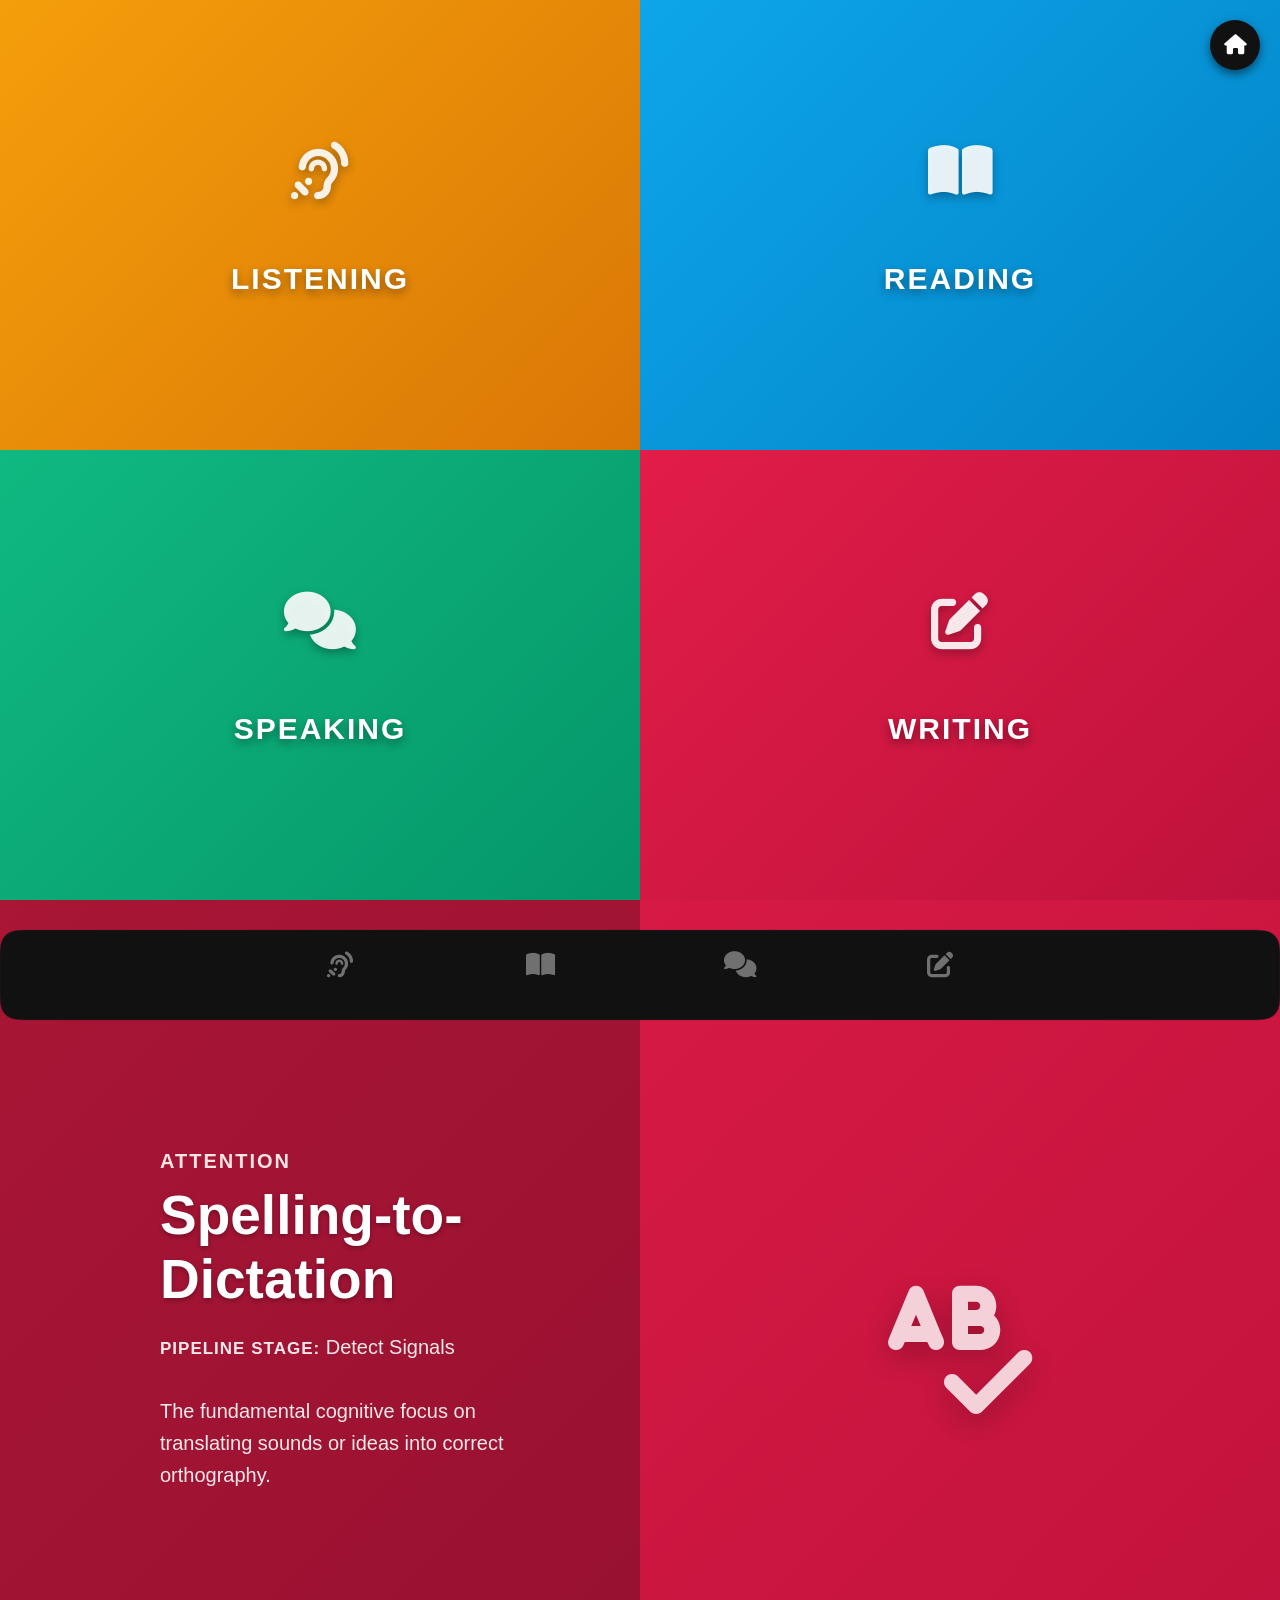
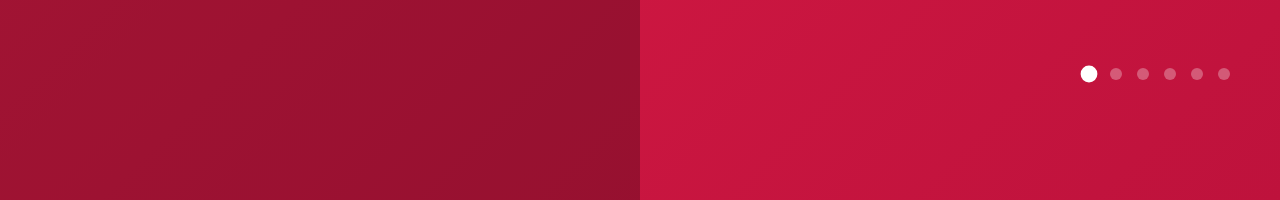
<file: approach/index.html>
<!DOCTYPE html>
<html lang="en">
<head>
  <meta charset="UTF-8">
  <meta name="viewport" content="width=device-width, initial-scale=1.0, maximum-scale=1.0, user-scalable=no">
  <title>Rodd College - Cognitive Communication</title>
  <link rel="stylesheet" href="https://cdnjs.cloudflare.com/ajax/libs/font-awesome/6.4.0/css/all.min.css">
</head>
<body style="margin: 0; padding: 0; background: #0524a1; overflow: hidden;">

  <main id="cd-main" class="bg-mainBg">
    <style>
      /* --- GLOBAL STYLES & PHYSICS --- */
      :root {
        --c1: linear-gradient(135deg, #f59e0b, #d97706); /* Listening (Yellow/Orange) */
        --c2: linear-gradient(135deg, #0ea5e9, #0284c7); /* Reading (Blue) */
        --c3: linear-gradient(135deg, #10b981, #059669); /* Speaking (Green) */
        --c4: linear-gradient(135deg, #e11d48, #be123c); /* Writing (Red) */
        --nav-bg: #111; 
      }
      
      html, body { 
        margin: 0; padding: 0; background: #0524a1; overflow: hidden;
        height: 100vh; height: 100dvh; height: -webkit-fill-available;
        font-family: 'Segoe UI', Tahoma, Geneva, Verdana, sans-serif; 
        color: white; 
        overscroll-behavior: none; touch-action: none; 
        user-select: none; -webkit-user-select: none;
        -webkit-tap-highlight-color: transparent; 
      }
      * { box-sizing: border-box; }

      /* --- THE SEAMLESS BLUE SPACE BACKGROUND --- */
      .bg-mainBg {
        position: absolute; inset: 0; width: 100%; height: 100%;
        background-color: #0524a1;
        background-image: 
          radial-gradient(1.5px 1.5px at 20px 30px, rgba(255,255,255,0.4), rgba(0,0,0,0)),
          radial-gradient(1.5px 1.5px at 80px 150px, rgba(255,255,255,0.3), rgba(0,0,0,0)),
          radial-gradient(2px 2px at 190px 40px, rgba(255,255,255,0.5), rgba(0,0,0,0)),
          radial-gradient(1px 1px at 250px 120px, rgba(255,255,255,0.2), rgba(0,0,0,0)),
          radial-gradient(2px 2px at 320px 80px, rgba(255,255,255,0.4), rgba(0,0,0,0)),
          radial-gradient(circle at center, #1b5cd4 0%, #0829a6 60%, #03135c 100%);
        background-repeat: repeat, repeat, repeat, repeat, repeat, no-repeat;
        background-size: 150px 150px, 200px 200px, 250px 250px, 300px 300px, 350px 350px, 100% 100%;
      }
      
      a, .close-btn, .slider-dot, .bottom-nav-item, .circular-menu, .quadrant { cursor: pointer; }

      /* --- TOP RIGHT CIRCULAR MENU --- */
      .circular-menu { position: fixed; top: 20px; right: 20px; z-index: 1000; }
      .circular-menu .floating-btn {
        display: block; width: 50px; height: 50px; border-radius: 50%;
        background-color: #111; box-shadow: 0 4px 10px rgba(0, 0, 0, 0.5);
        color: #fff; text-align: center; line-height: 50px;
        outline: 0; font-size: 20px; transition: all 0.3s ease;
      }
      .circular-menu.active .floating-btn { box-shadow: inset 0 0 3px rgba(0, 0, 0, 0.5); transform: scale(0.95); }
      .circular-menu .items-wrapper { padding: 0; margin: 0; }
      .circular-menu .menu-item {
        position: absolute; top: 5px; right: 5px; z-index: -1; display: block;
        text-decoration: none; color: #fff; font-size: 18px; width: 40px; height: 40px;
        border-radius: 50%; text-align: center; line-height: 40px; background-color: rgba(0,0,0,0.7);
        transition: transform 0.3s cubic-bezier(0.4, 0, 0.2, 1), background 0.2s ease, color 0.2s;
      }
      .circular-menu .menu-item:hover { background-color: #fff; color: #000; }
      .circular-menu.active .menu-item:nth-child(1) { transform: translate3d(-6em, 0, 0); }
      .circular-menu.active .menu-item:nth-child(2) { transform: translate3d(-5.2em, 3em, 0); }
      .circular-menu.active .menu-item:nth-child(3) { transform: translate3d(-3em, 5.2em, 0); }
      .circular-menu.active .menu-item:nth-child(4) { transform: translate3d(0, 6em, 0); }

      /* --- FULLPAGE SLIDING ENGINE --- */
      .page {
        position: absolute; top: 0; left: 0; width: 100vw; height: 100%;
        overflow: hidden; z-index: 1;
        transform: translateY(100%);
        transition: transform 0.8s cubic-bezier(0.4, 0, 0.2, 1);
        will-change: transform; 
      }
      .page.active { transform: translateY(0); z-index: 20; }
      .page.hidden-top { transform: translateY(-100%); z-index: 10; }
      .page.hidden-bottom { transform: translateY(100%); z-index: 10; }

      /* --- PAGE 0: GRID VIEW --- */
      #page-0 { background: transparent; }
      .quadrant {
        position: absolute; width: 50%; height: 50%; overflow: hidden;
        transition: filter 0.5s ease, transform 0.5s cubic-bezier(0.25, 0.46, 0.45, 0.94);
      }
      .q1 { top: 0; left: 0; background: var(--c1); transform-origin: top left; }
      .q2 { top: 0; left: 50%; background: var(--c2); transform-origin: top right; }
      .q3 { top: 50%; left: 0; background: var(--c3); transform-origin: bottom left; }
      .q4 { top: 50%; left: 50%; background: var(--c4); transform-origin: bottom right; }

      @media (hover: hover) {
        #page-0:hover .quadrant:not(:hover) { filter: brightness(0.4) grayscale(50%); transform: scale(0.98); z-index: 1; }
        .quadrant:hover { transform: scale(1.05); z-index: 30; box-shadow: 0 0 50px rgba(0,0,0,0.8); border-radius: 8px; }
        .quadrant:hover .main-icon { transform: translate(-50%, calc(-50% - 15px)) scale(1.1); filter: drop-shadow(0 10px 15px rgba(0,0,0,0.5)); }
        .quadrant:hover h2 { transform: translate(-50%, calc(-50% - 15px)) scale(1.05); text-shadow: 0 10px 20px rgba(0,0,0,0.6); }
        .quadrant:hover .hint-text { opacity: 1; transform: translate(-50%, 0); }
      }

      .main-icon {
        position: absolute; top: 38%; left: 50%; transform: translate(-50%, -50%);
        font-size: clamp(30px, 4.5vw, 80px); color: rgba(255, 255, 255, 0.9); z-index: 2;
        transition: transform 0.4s ease, filter 0.4s ease; text-shadow: 0 4px 10px rgba(0,0,0,0.3);
      }
      .quadrant h2 { 
        font-size: clamp(12px, 2.5vw, 30px); margin: 0; text-transform: uppercase; letter-spacing: 2px; 
        text-shadow: 0 4px 10px rgba(0,0,0,0.4); z-index: 2;
        position: absolute; top: 62%; left: 50%; transform: translate(-50%, -50%);
        width: 90%; text-align: center; transition: transform 0.4s ease, text-shadow 0.4s ease;
      }
      .hint-text {
        position: absolute; bottom: 10%; left: 50%; transform: translate(-50%, 20px);
        opacity: 0; font-size: clamp(9px, 1.2vw, 16px); letter-spacing: 4px; text-transform: uppercase; font-weight: bold; 
        color: rgba(255,255,255,0.8); transition: all 0.4s ease; z-index: 2; text-align: center; width: 100%;
      }

      #page-1 { background: var(--c1); }
      #page-2 { background: var(--c2); }
      #page-3 { background: var(--c3); }
      #page-4 { background: var(--c4); }

      .close-btn { 
        position: absolute; top: 30px; left: 80px; font-size: 20px; 
        z-index: 101; opacity: 0.7; transition: opacity 0.3s; text-transform: uppercase; letter-spacing: 1px;
        background: rgba(0,0,0,0.3); padding: 10px 20px; border-radius: 30px; border: 1px solid rgba(255,255,255,0.2);
      }
      .close-btn:hover { opacity: 1; background: rgba(0,0,0,0.6); }

      /* --- UNIFIED SLIDER STYLES --- */
      .content-block { padding: 80px 80px 140px 160px; display: flex; flex-direction: column; justify-content: center; align-items: flex-start; text-align: left; height: 100%; }
      .content-block h3 { font-size: clamp(14px, 2vw, 20px); text-transform: uppercase; letter-spacing: 2px; margin: 0 0 10px 0; }
      .content-block h1 { font-size: clamp(32px, 5vw, 55px); margin: 0 0 20px 0; text-shadow: 0 2px 5px rgba(0,0,0,0.3); }
      .content-block p { font-size: clamp(16px, 2vw, 20px); line-height: 1.6; opacity: 0.9; max-width: 600px; margin: 0; }
      .content-block p strong { color: rgba(255,255,255,1); letter-spacing: 1px; text-transform: uppercase; font-size: 0.85em; }

      .split-container { display: flex; width: 100%; height: 100%; }
      .split-left { width: 50%; height: 100%; background: rgba(0,0,0,0.25); position: relative; overflow: hidden; }
      .split-right { width: 50%; height: 100%; background: transparent; display: flex; align-items: center; justify-content: center; position: relative; }
      .split-icon { font-size: clamp(80px, 10vw, 150px); opacity: 0.8; text-shadow: 0 10px 30px rgba(0,0,0,0.3); transition: all 0.3s; }
      
      .slider-container { width: 100%; height: 100%; position: relative; }
      .slide { position: absolute; top: 0; left: 0; width: 100%; height: 100%; display: flex; opacity: 0; transition: opacity 0.6s; pointer-events: none; }
      .slide.active { opacity: 1; pointer-events: auto; }
      .slider-nav { position: absolute; bottom: 120px; right: 50px; display: flex; gap: 15px; z-index: 10; }
      .slider-dot { width: 12px; height: 12px; background: rgba(255,255,255,0.3); border-radius: 50%; transition: 0.3s; }
      .slider-dot.active, .slider-dot:hover { background: white; transform: scale(1.4); }

      /* --- PAGE SPECIFIC HIGHLIGHT COLORS --- */
      #page-1 .content-block h3 { color: #fef3c7; } /* Listening */
      #page-2 .content-block h3 { color: #e0f2fe; } /* Reading */
      #page-3 .content-block h3 { color: #d1fae5; } /* Speaking */
      #page-4 .content-block h3 { color: #ffe4e6; } /* Writing */

      /* --- SIDE DOTS NAV --- */
      .global-nav-tracker {
        position: fixed; top: 50%; left: 30px; transform: translateY(-50%); z-index: 105;
        display: flex; flex-direction: column; align-items: center; gap: 15px;
        opacity: 0; pointer-events: none; transition: opacity 0.5s;
      }
      body.in-section .global-nav-tracker { opacity: 1; pointer-events: auto; }
      .g-nav-arrow { font-size: 20px; color: rgba(255,255,255,0.5); cursor: pointer; transition: 0.3s; padding: 10px; }
      .g-nav-arrow:hover { color: white; transform: scale(1.2); }
      .g-nav-dot { width: 12px; height: 12px; background: rgba(255,255,255,0.3); border-radius: 50%; cursor: pointer; transition: 0.3s; position: relative; }
      .g-nav-dot:hover { background: rgba(255,255,255,0.7); }
      .g-nav-dot.active { background: white; transform: scale(1.5); box-shadow: 0 0 10px rgba(255,255,255,0.5); }
      .g-nav-dot::after {
        content: attr(data-label); position: absolute; left: 25px; top: 50%; transform: translateY(-50%);
        background: rgba(0,0,0,0.8); padding: 5px 10px; border-radius: 4px; font-size: 12px;
        white-space: nowrap; opacity: 0; pointer-events: none; transition: 0.3s; letter-spacing: 1px;
      }
      .g-nav-dot:hover::after { opacity: 1; left: 30px; }

      /* --- GOOEY BOTTOM NAV --- */
      .bottom-nav-container {
        position: fixed; bottom: -120px; left: 0; width: 100%; z-index: 1000;
        transition: bottom 0.6s cubic-bezier(0.4, 0, 0.2, 1); transform: translateZ(0); 
      }
      body.in-section .bottom-nav-container { bottom: 0; }
      .bottom-nav {
        background: var(--nav-bg); height: 90px; width: 100%;
        filter: url("#fancy-goo"); display: flex; align-items: center; transition: background 0.6s ease;
      }
      .bottom-nav ul { display: flex; width: 100%; height: 100%; max-width: 800px; margin: 0 auto; list-style: none; padding: 0; }
      .bottom-nav ul li { flex: 1; height: 100%; display: flex; justify-content: center; align-items: center; cursor: pointer; position: relative; }
      .bottom-nav-item { position: relative; z-index: 10; text-align: center; width: 100%; transition: all 0.4s; }
      .bottom-nav ul li i { font-size: 26px; color: rgba(255,255,255,0.4); display: block; margin-bottom: 5px; transition: all 0.4s; }
      .bottom-nav ul li span { font-size: 13px; font-weight: 600; color: rgba(255,255,255,0.4); display: block; opacity: 0; transform: translateY(10px); transition: all 0.4s; }
      
      .bottom-nav ul li:after {
        content: ''; position: absolute; width: 65%; height: 50%; background: var(--nav-bg);
        border-radius: 100%; top: 0; left: 0; right: 0; margin: 0 auto; z-index: 0;
        transition: all 0.5s cubic-bezier(0.4, 0, 0.2, 1), background 0.6s ease;
      }
      .bottom-nav ul li:hover:after { transform: translate3d(0, -15%, 0); }
      .bottom-nav ul li.active:after { transform: translate3d(0, -38%, 0); }
      .bottom-nav ul li.active .bottom-nav-item { transform: translate3d(0, -20px, 0); }
      .bottom-nav ul li.active i { color: #fff; transform: scale(1.1); }
      .bottom-nav ul li.active span { color: #fff; opacity: 1; transform: translateY(2px); }
      .bottom-nav ul li:hover i { color: rgba(255,255,255,0.8); }

      /* --- MOBILE RESPONSIVE MEDIA QUERIES --- */
      @media (max-width: 992px) {
        .content-block { padding: 80px 40px 140px 100px; }
        .close-btn { left: 40px; }
      }

      @media (max-width: 768px) {
        .main-icon { top: 35%; }
        .quadrant h2 { top: 65%; line-height: 1.3; }
        .global-nav-tracker { display: none !important; } 
        .close-btn { top: 20px; left: 20px; font-size: 14px; padding: 8px 15px; z-index: 105; }
        .split-container, .slider-container { display: block; position: relative; }
        .split-left { width: 100%; height: 100%; background: transparent; z-index: 2; }
        .split-right { position: absolute; top: 0; left: 0; width: 100%; height: 100%; z-index: 1; pointer-events: none; }
        .split-icon { font-size: 150px; opacity: 0.08; margin-top: 88%; }
        .content-block { padding: 130px 25px 140px 25px; justify-content: flex-start; align-items: flex-start; text-align: left; }
        .slider-nav { right: auto; left: 50%; transform: translateX(-50%); bottom: 120px; }
      }

      @media (max-width: 480px) {
        .circular-menu { top: 15px; right: 15px; }
        .circular-menu .floating-btn { line-height: 45px; }
        .bottom-nav { height: 75px; }
        .bottom-nav-container { bottom: -100px; }
        .bottom-nav ul li i { font-size: 22px; }
        .bottom-nav ul li span { font-size: 10px; }
        .bottom-nav ul li:after { width: 50px; height: 40px; }
        .bottom-nav ul li.active .bottom-nav-item { transform: translate3d(0, -15px, 0); }
      }
    </style>

    <div id="circularMenu" class="circular-menu">
      <a class="floating-btn" onclick="document.getElementById('circularMenu').classList.toggle('active'); event.stopPropagation();">
        <i id="main-menu-icon" class="fa-solid fa-house"></i>
      </a>
      <menu class="items-wrapper">
        <a class="menu-item" onclick="jumpToSection(1); event.stopPropagation();" title="Listening"><i class="fa-solid fa-ear-listen"></i></a>
        <a class="menu-item" onclick="jumpToSection(2); event.stopPropagation();" title="Reading"><i class="fa-solid fa-book-open"></i></a>
        <a class="menu-item" onclick="jumpToSection(3); event.stopPropagation();" title="Speaking"><i class="fa-solid fa-comments"></i></a>
        <a class="menu-item" onclick="jumpToSection(4); event.stopPropagation();" title="Writing"><i class="fa-solid fa-pen-to-square"></i></a>
      </menu>
    </div>

    <div id="app-container">
      <div class="page active" id="page-0">
        <div class="quadrant q1" onclick="handleSectionClick(event, 1)">
          <i class="fa-solid fa-ear-listen main-icon"></i>
          <h2>Listening</h2>
          <div class="hint-text">Auditory Processing</div>
        </div>
        <div class="quadrant q2" onclick="handleSectionClick(event, 2)">
          <i class="fa-solid fa-book-open main-icon"></i>
          <h2>Reading</h2>
          <div class="hint-text">Visual Decoding</div>
        </div>
        <div class="quadrant q3" onclick="handleSectionClick(event, 3)">
          <i class="fa-solid fa-comments main-icon"></i>
          <h2>Speaking</h2>
          <div class="hint-text">Verbal Formulation</div>
        </div>
        <div class="quadrant q4" onclick="handleSectionClick(event, 4)">
          <i class="fa-solid fa-pen-to-square main-icon"></i>
          <h2>Writing</h2>
          <div class="hint-text">Structural Composition</div>
        </div>
      </div>

      <div class="page hidden-bottom" id="page-1" onclick="handleSectionClick(event, 1)">
        <div class="close-btn" onclick="jumpToSection(0)"><i class="fa-solid fa-house"></i></div>
        <div class="slider-container">
          <div class="slide active">
            <div class="split-left content-block">
              <h3>Attention</h3>
              <h1>Hearing Sounds</h1>
              <p><strong>Pipeline Stage:</strong> Detect Signals<br><br>The foundational capability to perceive acoustic input before active interpretation begins.</p>
            </div>
            <div class="split-right"><i class="fa-solid fa-wave-square split-icon"></i></div>
          </div>
          <div class="slide">
            <div class="split-left content-block">
              <h3>Learning</h3>
              <h1>Understanding</h1>
              <p><strong>Pipeline Stage:</strong> Recognize Patterns<br><br>Translating raw auditory signals into recognizable linguistic structures.</p>
            </div>
            <div class="split-right"><i class="fa-solid fa-brain split-icon"></i></div>
          </div>
          <div class="slide">
            <div class="split-left content-block">
              <h3>Memory</h3>
              <h1>Remembering</h1>
              <p><strong>Pipeline Stage:</strong> Identify Words<br><br>Accessing the mental lexicon to match established auditory patterns with known vocabulary.</p>
            </div>
            <div class="split-right"><i class="fa-solid fa-database split-icon"></i></div>
          </div>
          <div class="slide">
            <div class="split-left content-block">
              <h3>Reasoning</h3>
              <h1>Interpreting</h1>
              <p><strong>Pipeline Stage:</strong> Organize Relationships<br><br>Analyzing the syntax and context of identified words to establish conceptual relationships.</p>
            </div>
            <div class="split-right"><i class="fa-solid fa-project-diagram split-icon"></i></div>
          </div>
          <div class="slide">
            <div class="split-left content-block">
              <h3>Deciding</h3>
              <h1>Evaluating</h1>
              <p><strong>Pipeline Stage:</strong> Construct Meaning<br><br>Synthesizing all inputs to form a complete semantic understanding of the speaker's intent.</p>
            </div>
            <div class="split-right"><i class="fa-solid fa-scale-balanced split-icon"></i></div>
          </div>
          <div class="slide">
            <div class="split-left content-block">
              <h3>Response</h3>
              <h1>Responding</h1>
              <p><strong>Pipeline Stage:</strong> Communicate Intention<br><br>The final outcome of the listening process, leading to the formulation of an appropriate reaction.</p>
            </div>
            <div class="split-right"><i class="fa-solid fa-reply-all split-icon"></i></div>
          </div>
          <div class="slider-nav">
            <div class="slider-dot active" onclick="changeSlide(1)"></div>
            <div class="slider-dot" onclick="changeSlide(2)"></div>
            <div class="slider-dot" onclick="changeSlide(3)"></div>
            <div class="slider-dot" onclick="changeSlide(4)"></div>
            <div class="slider-dot" onclick="changeSlide(5)"></div>
            <div class="slider-dot" onclick="changeSlide(6)"></div>
          </div>
        </div>
      </div>

      <div class="page hidden-bottom" id="page-2" onclick="handleSectionClick(event, 2)">
        <div class="close-btn" onclick="jumpToSection(0)"><i class="fa-solid fa-house"></i></div>
        <div class="slider-container">
          <div class="slide active">
            <div class="split-left content-block">
              <h3>Attention</h3>
              <h1>Phonology</h1>
              <p><strong>Pipeline Stage:</strong> Detect Signals<br><br>Recognizing visual symbols and decoding their corresponding phonetic values.</p>
            </div>
            <div class="split-right"><i class="fa-solid fa-eye split-icon"></i></div>
          </div>
          <div class="slide">
            <div class="split-left content-block">
              <h3>Learning</h3>
              <h1>Comprehension</h1>
              <p><strong>Pipeline Stage:</strong> Recognize Patterns<br><br>Grouping individual phonemes and symbols into recognizable morphemes and structural units.</p>
            </div>
            <div class="split-right"><i class="fa-solid fa-puzzle-piece split-icon"></i></div>
          </div>
          <div class="slide">
            <div class="split-left content-block">
              <h3>Memory</h3>
              <h1>Lexical Category</h1>
              <p><strong>Pipeline Stage:</strong> Identify Words<br><br>Retrieving the specific categorical and grammatical function of recognized words from memory.</p>
            </div>
            <div class="split-right"><i class="fa-solid fa-tags split-icon"></i></div>
          </div>
          <div class="slide">
            <div class="split-left content-block">
              <h3>Reasoning</h3>
              <h1>Syntax</h1>
              <p><strong>Pipeline Stage:</strong> Organize Relationships<br><br>Mapping how the words interact based on the structural rules of the language.</p>
            </div>
            <div class="split-right"><i class="fa-solid fa-code-branch split-icon"></i></div>
          </div>
          <div class="slide">
            <div class="split-left content-block">
              <h3>Deciding</h3>
              <h1>Semantics</h1>
              <p><strong>Pipeline Stage:</strong> Construct Meaning<br><br>Extracting the deeper logic and intended meaning behind the organized syntax.</p>
            </div>
            <div class="split-right"><i class="fa-solid fa-lightbulb split-icon"></i></div>
          </div>
          <div class="slide">
            <div class="split-left content-block">
              <h3>Response</h3>
              <h1>Phonetic Fluency</h1>
              <p><strong>Pipeline Stage:</strong> Communicate Intention<br><br>The ability to fluidly process and potentially vocalize the constructed meaning.</p>
            </div>
            <div class="split-right"><i class="fa-solid fa-microphone-lines split-icon"></i></div>
          </div>
          <div class="slider-nav">
            <div class="slider-dot active" onclick="changeSlide(1)"></div>
            <div class="slider-dot" onclick="changeSlide(2)"></div>
            <div class="slider-dot" onclick="changeSlide(3)"></div>
            <div class="slider-dot" onclick="changeSlide(4)"></div>
            <div class="slider-dot" onclick="changeSlide(5)"></div>
            <div class="slider-dot" onclick="changeSlide(6)"></div>
          </div>
        </div>
      </div>

      <div class="page hidden-bottom" id="page-3" onclick="handleSectionClick(event, 3)">
        <div class="close-btn" onclick="jumpToSection(0)"><i class="fa-solid fa-house"></i></div>
        <div class="slider-container">
          <div class="slide active">
            <div class="split-left content-block">
              <h3>Attention</h3>
              <h1>Articulation</h1>
              <p><strong>Pipeline Stage:</strong> Detect Signals<br><br>The mechanical and neurological focus required to prepare vocal apparatus for speech.</p>
            </div>
            <div class="split-right"><i class="fa-solid fa-lips split-icon"></i></div>
          </div>
          <div class="slide">
            <div class="split-left content-block">
              <h3>Learning</h3>
              <h1>Conceptualization</h1>
              <p><strong>Pipeline Stage:</strong> Recognize Patterns<br><br>The pre-verbal stage of structuring an abstract idea or thought before language is applied.</p>
            </div>
            <div class="split-right"><i class="fa-solid fa-cloud-bolt split-icon"></i></div>
          </div>
          <div class="slide">
            <div class="split-left content-block">
              <h3>Memory</h3>
              <h1>Accessing Lexicon</h1>
              <p><strong>Pipeline Stage:</strong> Identify Words<br><br>Retrieving the exact vocabulary required to accurately express the internal concept.</p>
            </div>
            <div class="split-right"><i class="fa-solid fa-magnifying-glass-arrow-right split-icon"></i></div>
          </div>
          <div class="slide">
            <div class="split-left content-block">
              <h3>Reasoning</h3>
              <h1>Formulation</h1>
              <p><strong>Pipeline Stage:</strong> Organize Relationships<br><br>Assembling the retrieved vocabulary into grammatically correct and culturally appropriate sentences.</p>
            </div>
            <div class="split-right"><i class="fa-solid fa-hammer split-icon"></i></div>
          </div>
          <div class="slide">
            <div class="split-left content-block">
              <h3>Deciding</h3>
              <h1>Self-Monitoring</h1>
              <p><strong>Pipeline Stage:</strong> Construct Meaning<br><br>The real-time evaluation of speech to ensure it aligns with the intended message and social context.</p>
            </div>
            <div class="split-right"><i class="fa-solid fa-tower-observation split-icon"></i></div>
          </div>
          <div class="slide">
            <div class="split-left content-block">
              <h3>Response</h3>
              <h1>Transmission</h1>
              <p><strong>Pipeline Stage:</strong> Communicate Intention<br><br>The physical execution and delivery of the fully formulated verbal message.</p>
            </div>
            <div class="split-right"><i class="fa-solid fa-satellite-dish split-icon"></i></div>
          </div>
          <div class="slider-nav">
            <div class="slider-dot active" onclick="changeSlide(1)"></div>
            <div class="slider-dot" onclick="changeSlide(2)"></div>
            <div class="slider-dot" onclick="changeSlide(3)"></div>
            <div class="slider-dot" onclick="changeSlide(4)"></div>
            <div class="slider-dot" onclick="changeSlide(5)"></div>
            <div class="slider-dot" onclick="changeSlide(6)"></div>
          </div>
        </div>
      </div>

      <div class="page hidden-bottom" id="page-4" onclick="handleSectionClick(event, 4)">
        <div class="close-btn" onclick="jumpToSection(0)"><i class="fa-solid fa-house"></i></div>
        <div class="slider-container">
          <div class="slide active">
            <div class="split-left content-block">
              <h3>Attention</h3>
              <h1>Spelling-to-Dictation</h1>
              <p><strong>Pipeline Stage:</strong> Detect Signals<br><br>The fundamental cognitive focus on translating sounds or ideas into correct orthography.</p>
            </div>
            <div class="split-right"><i class="fa-solid fa-spell-check split-icon"></i></div>
          </div>
          <div class="slide">
            <div class="split-left content-block">
              <h3>Learning</h3>
              <h1>Composition</h1>
              <p><strong>Pipeline Stage:</strong> Recognize Patterns<br><br>Structuring sentences and paragraphs to establish a coherent flow of written information.</p>
            </div>
            <div class="split-right"><i class="fa-solid fa-align-left split-icon"></i></div>
          </div>
          <div class="slide">
            <div class="split-left content-block">
              <h3>Memory</h3>
              <h1>Lexicon</h1>
              <p><strong>Pipeline Stage:</strong> Identify Words<br><br>Accessing advanced vocabulary and written conventions from long-term memory.</p>
            </div>
            <div class="split-right"><i class="fa-solid fa-book split-icon"></i></div>
          </div>
          <div class="slide">
            <div class="split-left content-block">
              <h3>Reasoning</h3>
              <h1>Syntax</h1>
              <p><strong>Pipeline Stage:</strong> Organize Relationships<br><br>Applying strict grammatical rules, punctuation, and structural logic to the written text.</p>
            </div>
            <div class="split-right"><i class="fa-solid fa-link split-icon"></i></div>
          </div>
          <div class="slide">
            <div class="split-left content-block">
              <h3>Deciding</h3>
              <h1>Semantics</h1>
              <p><strong>Pipeline Stage:</strong> Construct Meaning<br><br>Refining the draft to ensure the precise meaning and tone are conveyed without ambiguity.</p>
            </div>
            <div class="split-right"><i class="fa-solid fa-glasses split-icon"></i></div>
          </div>
          <div class="slide">
            <div class="split-left content-block">
              <h3>Response</h3>
              <h1>Pragmatics</h1>
              <p><strong>Pipeline Stage:</strong> Communicate Intention<br><br>The final adaptation of the text to suit the specific audience, medium, and social objective.</p>
            </div>
            <div class="split-right"><i class="fa-solid fa-paper-plane split-icon"></i></div>
          </div>
          <div class="slider-nav">
            <div class="slider-dot active" onclick="changeSlide(1)"></div>
            <div class="slider-dot" onclick="changeSlide(2)"></div>
            <div class="slider-dot" onclick="changeSlide(3)"></div>
            <div class="slider-dot" onclick="changeSlide(4)"></div>
            <div class="slider-dot" onclick="changeSlide(5)"></div>
            <div class="slider-dot" onclick="changeSlide(6)"></div>
          </div>
        </div>
      </div>
    </div> 

    <div class="global-nav-tracker">
      <div class="g-nav-arrow" onclick="navScroll(-1)"><i class="fa-solid fa-chevron-up"></i></div>
      <div class="g-nav-dot active" id="g-dot-1" data-label="Listening" onclick="jumpToSection(1)"></div>
      <div class="g-nav-dot" id="g-dot-2" data-label="Reading" onclick="jumpToSection(2)"></div>
      <div class="g-nav-dot" id="g-dot-3" data-label="Speaking" onclick="jumpToSection(3)"></div>
      <div class="g-nav-dot" id="g-dot-4" data-label="Writing" onclick="jumpToSection(4)"></div>
      <div class="g-nav-arrow" onclick="navScroll(1)"><i class="fa-solid fa-chevron-down"></i></div>
    </div>

    <div class="bottom-nav-container">
      <div class="bottom-nav">
        <ul id="gooey-menu">
          <li onclick="jumpToSection(1)"><div class="bottom-nav-item"><i class="fa-solid fa-ear-listen"></i><span>Listening</span></div></li>
          <li onclick="jumpToSection(2)"><div class="bottom-nav-item"><i class="fa-solid fa-book-open"></i><span>Reading</span></div></li>
          <li onclick="jumpToSection(3)"><div class="bottom-nav-item"><i class="fa-solid fa-comments"></i><span>Speaking</span></div></li>
          <li onclick="jumpToSection(4)"><div class="bottom-nav-item"><i class="fa-solid fa-pen-to-square"></i><span>Writing</span></div></li>
        </ul>
      </div>
    </div>

    <svg xmlns="http://www.w3.org/2000/svg" version="1.1" style="display:none;">
      <defs>
        <filter id="fancy-goo">
          <feGaussianBlur in="SourceGraphic" stdDeviation="10" result="blur" />
          <feColorMatrix in="blur" mode="matrix" values="1 0 0 0 0  0 1 0 0 0  0 0 1 0 0  0 0 0 19 -9" result="goo" />
          <feComposite in="SourceGraphic" in2="goo" operator="atop"/>
        </filter>
      </defs>
    </svg>

    <script>
      const circularMenu = document.getElementById('circularMenu');
      const menuIcon = document.getElementById('main-menu-icon');
      const gooeyItems = document.querySelectorAll('#gooey-menu li');
      
      const pages = [
        document.getElementById('page-0'), document.getElementById('page-1'),
        document.getElementById('page-2'), document.getElementById('page-3'), document.getElementById('page-4')
      ];
      
      const sectionIcons = ['fa-house', 'fa-ear-listen', 'fa-book-open', 'fa-comments', 'fa-pen-to-square'];
      const navThemeColors = ['#111', '#d97706', '#0284c7', '#059669', '#be123c']; 

      let currentSection = 0; 
      let isAnimating = false; 
      let currentSlide = 1; 
      const totalSlides = 6; 

      document.addEventListener('click', (e) => {
        if (!circularMenu.contains(e.target) && circularMenu.classList.contains('active')) {
          circularMenu.classList.remove('active');
        }
      });

      window.updateMenuState = function(index) {
        document.body.classList.toggle('in-section', index > 0);
        menuIcon.classList.remove(...sectionIcons);
        menuIcon.classList.add(sectionIcons[index]);
        document.documentElement.style.setProperty('--nav-bg', navThemeColors[index]);

        gooeyItems.forEach((li, i) => li.classList.toggle('active', i === (index - 1)));
        if(index > 0) {
          for(let i=1; i<=4; i++) document.getElementById(`g-dot-${i}`).classList.toggle('active', i === index);
        }
      }

      window.triggerAnimationLock = function() {
        isAnimating = true;
        setTimeout(() => { isAnimating = false; }, 800); 
      }

      window.executeSlide = function(oldIndex, newIndex, dir) {
        const oldPage = pages[oldIndex];
        const newPage = pages[newIndex];
        
        newPage.style.transition = 'none';
        if (dir === 1) newPage.className = 'page hidden-bottom'; 
        else newPage.className = 'page hidden-top'; 
        void newPage.offsetWidth; 
        
        newPage.style.transition = 'transform 0.8s cubic-bezier(0.4, 0, 0.2, 1)';
        oldPage.style.transition = 'transform 0.8s cubic-bezier(0.4, 0, 0.2, 1)';
        
        if (dir === 1) oldPage.className = 'page hidden-top'; 
        else oldPage.className = 'page hidden-bottom'; 
        
        newPage.className = 'page active';
        currentSection = newIndex;
        updateMenuState(currentSection);

        if (currentSection !== 0) {
          changeSlide(1);
        }
      }

      window.openSection = function(index) {
        if (currentSection === index || isAnimating) return;
        triggerAnimationLock();
        executeSlide(currentSection, index, 1); 
      }

      window.jumpToSection = function(index) {
        if (currentSection === index || isAnimating) return;
        triggerAnimationLock();
        let dir = index > currentSection ? 1 : -1;
        if (currentSection === 0 && index === 4) dir = -1; 
        if (currentSection === 4 && index === 0) dir = 1;  
        executeSlide(currentSection, index, dir);
      }

      window.navScroll = function(direction) {
        if (isAnimating) return;
        let nextIndex = currentSection + direction;
        if (nextIndex > 4) nextIndex = 0;
        if (nextIndex < 0) nextIndex = 4;
        triggerAnimationLock();
        executeSlide(currentSection, nextIndex, direction);
      }

      function isInteractiveTarget(target) {
        if (!target || typeof target.closest !== 'function') return false;
        const ignore = ['slider-dot', 'floating-btn', 'menu-item', 'close-btn', 'g-nav-dot', 'g-nav-arrow', 'bottom-nav-item', 'circular-menu'];
        return ignore.some(cls => target.closest('.' + cls));
      }

      window.changeSlide = function(slideIndex) {
        currentSlide = slideIndex;
        const activePage = pages[currentSection];
        if (!activePage) return;

        activePage.querySelectorAll('.slider-dot').forEach((dot, index) => dot.classList.toggle('active', index === (slideIndex - 1)));
        activePage.querySelectorAll('.slide').forEach((slide, index) => slide.classList.toggle('active', index === (slideIndex - 1)));
      }

      window.handleSectionClick = function(event, index) {
        if (currentSection === 0) {
          openSection(index);
        } else if (currentSection === index && !isAnimating) {
          if (!isInteractiveTarget(event.target)) {
            changeSlide(currentSlide >= totalSlides ? 1 : currentSlide + 1);
          }
        }
      }

      let touchStartX = 0;
      let touchStartY = 0;

      window.addEventListener('touchstart', (e) => {
        if (isInteractiveTarget(e.target) || isAnimating) return;
        touchStartX = e.changedTouches[0].screenX;
        touchStartY = e.changedTouches[0].screenY;
      }, {passive: false});

      window.addEventListener('touchend', (e) => {
        if (isInteractiveTarget(e.target) || isAnimating) return;
        let touchEndX = e.changedTouches[0].screenX;
        let touchEndY = e.changedTouches[0].screenY;
        
        let dx = touchEndX - touchStartX;
        let dy = touchEndY - touchStartY;
        
        if (Math.max(Math.abs(dx), Math.abs(dy)) > 40) {
          if (Math.abs(dx) > Math.abs(dy)) {
            if (currentSection !== 0) {
              if (dx < 0) { 
                changeSlide(currentSlide >= totalSlides ? 1 : currentSlide + 1);
              } else { 
                changeSlide(currentSlide <= 1 ? totalSlides : currentSlide - 1);
              }
            }
          } else {
            if (dy < 0) navScroll(1);
            else navScroll(-1);
          }
        }
      });

      window.addEventListener('wheel', (e) => {
        if (circularMenu.classList.contains('active')) circularMenu.classList.remove('active');
        if (!isAnimating) {
          if (e.deltaY > 0) navScroll(1);  
          else if (e.deltaY < 0) navScroll(-1); 
        }
      });

      window.addEventListener('keydown', (e) => {
        if (['ArrowDown', 'PageDown', 'ArrowUp', 'PageUp', 'Escape', 'ArrowRight', 'ArrowLeft', 'Enter'].includes(e.key)) {
          if (circularMenu.classList.contains('active')) circularMenu.classList.remove('active');
        }

        if (!isAnimating) {
          if (e.key === 'ArrowDown' || e.key === 'PageDown') navScroll(1); 
          else if (e.key === 'ArrowUp' || e.key === 'PageUp') navScroll(-1); 
          else if (e.key === 'Enter' && currentSection === 0) jumpToSection(1);
          else if (e.key === 'Escape' && currentSection !== 0) jumpToSection(0);
          else if (e.key === 'ArrowRight' && currentSection !== 0) {
            changeSlide(currentSlide >= totalSlides ? 1 : currentSlide + 1);
          }
          else if (e.key === 'ArrowLeft' && currentSection !== 0) {
            changeSlide(currentSlide <= 1 ? totalSlides : currentSlide - 1);
          }
        }
      });
    </script>
  </main>
</body>
</html>
</file>
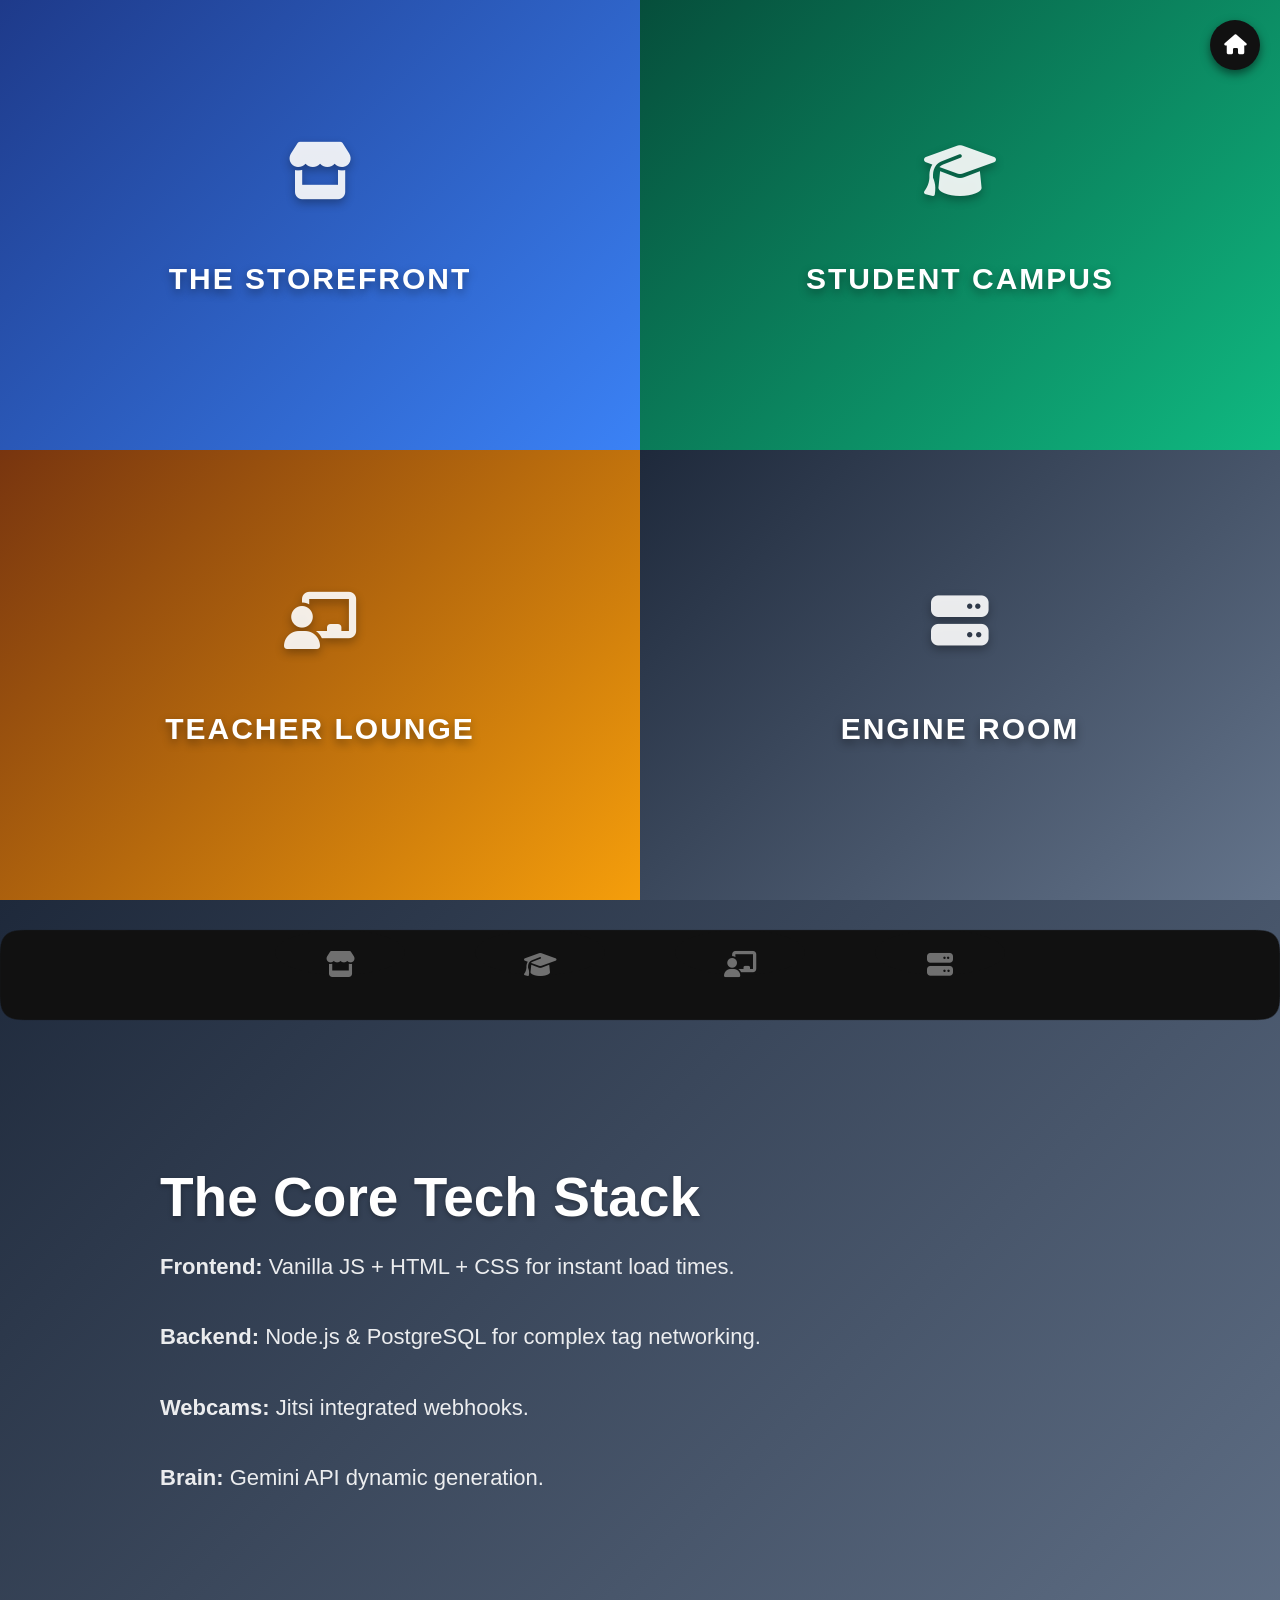
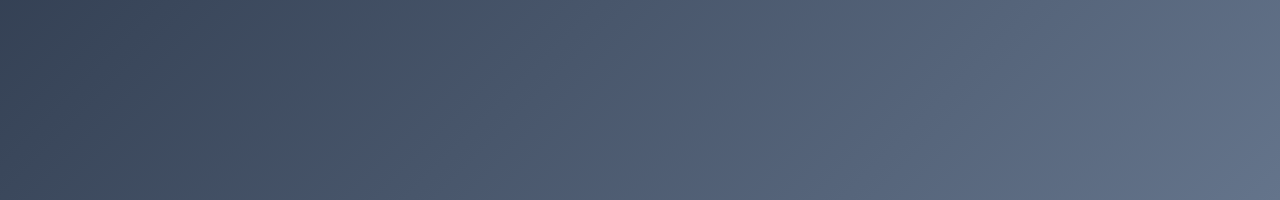
<file: business/index.html>
<!DOCTYPE html>
<html lang="en">
<head>
  <meta charset="UTF-8">
  <meta name="viewport" content="width=device-width, initial-scale=1.0, maximum-scale=1.0, user-scalable=no">
  <title>Rodd College - Business Lab</title>
</head>
<body style="margin: 0; padding: 0; background: #0524a1; overflow: hidden;">

  <main id="cd-main" class="bg-mainBg">
  <link rel="stylesheet" href="https://cdnjs.cloudflare.com/ajax/libs/font-awesome/6.4.0/css/all.min.css">
    <style>
      /* --- GLOBAL STYLES & PHYSICS --- */
      :root {
        --c1: linear-gradient(135deg, #1e3a8a, #3b82f6); 
        --c2: linear-gradient(135deg, #064e3b, #10b981); 
        --c3: linear-gradient(135deg, #78350f, #f59e0b); 
        --c4: linear-gradient(135deg, #1e293b, #64748b); 
        --nav-bg: #111; 
      }
      
      html, body { 
        margin: 0; padding: 0; background: #0524a1; overflow: hidden;
        height: 100vh; height: 100dvh; height: -webkit-fill-available;
        font-family: 'Segoe UI', Tahoma, Geneva, Verdana, sans-serif; 
        color: white; 
        overscroll-behavior: none; touch-action: none; 
        user-select: none; -webkit-user-select: none;
        -webkit-tap-highlight-color: transparent; 
      }
      * { box-sizing: border-box; }

      /* --- THE SEAMLESS BLUE SPACE BACKGROUND --- */
      .bg-mainBg {
        position: absolute; inset: 0; width: 100%; height: 100%;
        background-color: #0524a1;
        background-image: 
          radial-gradient(1.5px 1.5px at 20px 30px, rgba(255,255,255,0.4), rgba(0,0,0,0)),
          radial-gradient(1.5px 1.5px at 80px 150px, rgba(255,255,255,0.3), rgba(0,0,0,0)),
          radial-gradient(2px 2px at 190px 40px, rgba(255,255,255,0.5), rgba(0,0,0,0)),
          radial-gradient(1px 1px at 250px 120px, rgba(255,255,255,0.2), rgba(0,0,0,0)),
          radial-gradient(2px 2px at 320px 80px, rgba(255,255,255,0.4), rgba(0,0,0,0)),
          radial-gradient(circle at center, #1b5cd4 0%, #0829a6 60%, #03135c 100%);
        background-repeat: repeat, repeat, repeat, repeat, repeat, no-repeat;
        background-size: 150px 150px, 200px 200px, 250px 250px, 300px 300px, 350px 350px, 100% 100%;
      }
      
      a, .close-btn, .v-menu-item-inner, .slider-dot, .bottom-nav-item, .circular-menu, .quadrant { cursor: pointer; }

      /* --- TOP RIGHT CIRCULAR MENU --- */
      .circular-menu { position: fixed; top: 20px; right: 20px; z-index: 1000; }
      .circular-menu .floating-btn {
        display: block; width: 50px; height: 50px; border-radius: 50%;
        background-color: #111; box-shadow: 0 4px 10px rgba(0, 0, 0, 0.5);
        color: #fff; text-align: center; line-height: 50px;
        outline: 0; font-size: 20px; transition: all 0.3s ease;
      }
      .circular-menu.active .floating-btn { box-shadow: inset 0 0 3px rgba(0, 0, 0, 0.5); transform: scale(0.95); }
      .circular-menu .items-wrapper { padding: 0; margin: 0; }
      .circular-menu .menu-item {
        position: absolute; top: 5px; right: 5px; z-index: -1; display: block;
        text-decoration: none; color: #fff; font-size: 18px; width: 40px; height: 40px;
        border-radius: 50%; text-align: center; line-height: 40px; background-color: rgba(0,0,0,0.7);
        transition: transform 0.3s cubic-bezier(0.4, 0, 0.2, 1), background 0.2s ease, color 0.2s;
      }
      .circular-menu .menu-item:hover { background-color: #fff; color: #000; }
      .circular-menu.active .menu-item:nth-child(1) { transform: translate3d(-6em, 0, 0); }
      .circular-menu.active .menu-item:nth-child(2) { transform: translate3d(-5.2em, 3em, 0); }
      .circular-menu.active .menu-item:nth-child(3) { transform: translate3d(-3em, 5.2em, 0); }
      .circular-menu.active .menu-item:nth-child(4) { transform: translate3d(0, 6em, 0); }

      /* --- FULLPAGE SLIDING ENGINE --- */
      .page {
        position: absolute; top: 0; left: 0; width: 100vw; height: 100%;
        overflow: hidden; z-index: 1;
        transform: translateY(100%);
        transition: transform 0.8s cubic-bezier(0.4, 0, 0.2, 1);
        will-change: transform; 
      }
      .page.active { transform: translateY(0); z-index: 20; }
      .page.hidden-top { transform: translateY(-100%); z-index: 10; }
      .page.hidden-bottom { transform: translateY(100%); z-index: 10; }

      /* --- PAGE 0: GRID VIEW --- */
      #page-0 { background: transparent; } /* Let's the blue space show through! */
      .quadrant {
        position: absolute; width: 50%; height: 50%; overflow: hidden;
        transition: filter 0.5s ease, transform 0.5s cubic-bezier(0.25, 0.46, 0.45, 0.94);
      }
      .q1 { top: 0; left: 0; background: var(--c1); transform-origin: top left; }
      .q2 { top: 0; left: 50%; background: var(--c2); transform-origin: top right; }
      .q3 { top: 50%; left: 0; background: var(--c3); transform-origin: bottom left; }
      .q4 { top: 50%; left: 50%; background: var(--c4); transform-origin: bottom right; }

      @media (hover: hover) {
        #page-0:hover .quadrant:not(:hover) { filter: brightness(0.4) grayscale(50%); transform: scale(0.98); z-index: 1; }
        .quadrant:hover { transform: scale(1.05); z-index: 30; box-shadow: 0 0 50px rgba(0,0,0,0.8); border-radius: 8px; }
        .quadrant:hover .main-icon { transform: translate(-50%, calc(-50% - 15px)) scale(1.1); filter: drop-shadow(0 10px 15px rgba(0,0,0,0.5)); }
        .quadrant:hover h2 { transform: translate(-50%, calc(-50% - 15px)) scale(1.05); text-shadow: 0 10px 20px rgba(0,0,0,0.6); }
        .quadrant:hover .hint-text { opacity: 1; transform: translate(-50%, 0); }
      }

      .main-icon {
        position: absolute; top: 38%; left: 50%; transform: translate(-50%, -50%);
        font-size: clamp(30px, 4.5vw, 80px); color: rgba(255, 255, 255, 0.9); z-index: 2;
        transition: transform 0.4s ease, filter 0.4s ease; text-shadow: 0 4px 10px rgba(0,0,0,0.3);
      }
      .quadrant h2 { 
        font-size: clamp(12px, 2.5vw, 30px); margin: 0; text-transform: uppercase; letter-spacing: 2px; 
        text-shadow: 0 4px 10px rgba(0,0,0,0.4); z-index: 2;
        position: absolute; top: 62%; left: 50%; transform: translate(-50%, -50%);
        width: 90%; text-align: center; transition: transform 0.4s ease, text-shadow 0.4s ease;
      }
      .hint-text {
        position: absolute; bottom: 10%; left: 50%; transform: translate(-50%, 20px);
        opacity: 0; font-size: clamp(9px, 1.2vw, 16px); letter-spacing: 4px; text-transform: uppercase; font-weight: bold; 
        color: rgba(255,255,255,0.8); transition: all 0.4s ease; z-index: 2; text-align: center; width: 100%;
      }

      #page-1 { background: var(--c1); }
      #page-2 { background: var(--c2); }
      #page-3 { background: var(--c3); }
      #page-4 { background: var(--c4); }

      .close-btn { 
        position: absolute; top: 30px; left: 80px; font-size: 20px; 
        z-index: 101; opacity: 0.7; transition: opacity 0.3s; text-transform: uppercase; letter-spacing: 1px;
        background: rgba(0,0,0,0.3); padding: 10px 20px; border-radius: 30px; border: 1px solid rgba(255,255,255,0.2);
      }
      .close-btn:hover { opacity: 1; background: rgba(0,0,0,0.6); }

      .content-block { padding: 80px 80px 140px 160px; display: flex; flex-direction: column; justify-content: center; align-items: flex-start; text-align: left; height: 100%; }
      .content-block h3 { font-size: clamp(14px, 2vw, 20px); color: #93c5fd; text-transform: uppercase; letter-spacing: 2px; margin: 0 0 10px 0; }
      .content-block h1 { font-size: clamp(32px, 5vw, 55px); margin: 0 0 20px 0; text-shadow: 0 2px 5px rgba(0,0,0,0.3); }
      .content-block p { font-size: clamp(16px, 2vw, 20px); line-height: 1.6; opacity: 0.9; max-width: 600px; margin: 0; }

      .split-container { display: flex; width: 100%; height: 100%; }
      .split-left { width: 50%; height: 100%; background: rgba(0,0,0,0.25); position: relative; overflow: hidden; }
      .split-right { width: 50%; height: 100%; background: transparent; display: flex; align-items: center; justify-content: center; position: relative; }
      .split-icon { font-size: clamp(80px, 10vw, 150px); opacity: 0.8; text-shadow: 0 10px 30px rgba(0,0,0,0.3); transition: all 0.3s; }
      
      .slider-container { width: 100%; height: 100%; position: relative; }
      .slide { position: absolute; top: 0; left: 0; width: 100%; height: 100%; display: flex; opacity: 0; transition: opacity 0.6s; pointer-events: none; }
      .slide.active { opacity: 1; pointer-events: auto; }
      .slider-nav { position: absolute; bottom: 120px; right: 50px; display: flex; gap: 15px; z-index: 10; }
      .slider-dot { width: 12px; height: 12px; background: rgba(255,255,255,0.3); border-radius: 50%; transition: 0.3s; }
      .slider-dot.active, .slider-dot:hover { background: white; transform: scale(1.4); }

      .v-tab { position: absolute; top: 0; left: 0; width: 100%; height: 100%; opacity: 0; transition: opacity 0.5s, transform 0.5s; transform: translateY(30px); pointer-events: none; }
      .v-tab.active { opacity: 1; transform: translateY(0); pointer-events: auto; }
      .v-menu { display: flex; flex-direction: column; gap: 20px; z-index: 10; }
      .v-menu-item-inner { font-size: clamp(20px, 3vw, 32px); width: clamp(50px, 6vw, 70px); height: clamp(50px, 6vw, 70px); display: flex; align-items: center; justify-content: center; border-radius: 50%; transition: 0.3s; color: rgba(255,255,255,0.5); background: rgba(0,0,0,0.2); }
      .v-menu-item-inner.active, .v-menu-item-inner:hover { color: white; background: rgba(255,255,255,0.2); transform: scale(1.15); box-shadow: 0 10px 20px rgba(0,0,0,0.3); }

      .static-content { width: 100%; height: 100%; padding: 100px 100px 140px 160px; display: flex; flex-direction: column; justify-content: center; align-items: flex-start; text-align: left; }
      .static-content h1 { font-size: clamp(32px, 5vw, 55px); margin: 0 0 20px 0; text-shadow: 0 2px 5px rgba(0,0,0,0.3); }
      .static-content p { font-size: clamp(16px, 2vw, 22px); line-height: 1.6; max-width: 800px; opacity: 0.9; margin: 0; }

      /* --- SIDE DOTS NAV --- */
      .global-nav-tracker {
        position: fixed; top: 50%; left: 30px; transform: translateY(-50%); z-index: 105;
        display: flex; flex-direction: column; align-items: center; gap: 15px;
        opacity: 0; pointer-events: none; transition: opacity 0.5s;
      }
      body.in-section .global-nav-tracker { opacity: 1; pointer-events: auto; }
      .g-nav-arrow { font-size: 20px; color: rgba(255,255,255,0.5); cursor: pointer; transition: 0.3s; padding: 10px; }
      .g-nav-arrow:hover { color: white; transform: scale(1.2); }
      .g-nav-dot { width: 12px; height: 12px; background: rgba(255,255,255,0.3); border-radius: 50%; cursor: pointer; transition: 0.3s; position: relative; }
      .g-nav-dot:hover { background: rgba(255,255,255,0.7); }
      .g-nav-dot.active { background: white; transform: scale(1.5); box-shadow: 0 0 10px rgba(255,255,255,0.5); }
      .g-nav-dot::after {
        content: attr(data-label); position: absolute; left: 25px; top: 50%; transform: translateY(-50%);
        background: rgba(0,0,0,0.8); padding: 5px 10px; border-radius: 4px; font-size: 12px;
        white-space: nowrap; opacity: 0; pointer-events: none; transition: 0.3s; letter-spacing: 1px;
      }
      .g-nav-dot:hover::after { opacity: 1; left: 30px; }

      /* --- GOOEY BOTTOM NAV --- */
      .bottom-nav-container {
        position: fixed; bottom: -120px; left: 0; width: 100%; z-index: 1000;
        transition: bottom 0.6s cubic-bezier(0.4, 0, 0.2, 1); transform: translateZ(0); 
      }
      body.in-section .bottom-nav-container { bottom: 0; }
      .bottom-nav {
        background: var(--nav-bg); height: 90px; width: 100%;
        filter: url("#fancy-goo"); display: flex; align-items: center; transition: background 0.6s ease;
      }
      .bottom-nav ul { display: flex; width: 100%; height: 100%; max-width: 800px; margin: 0 auto; list-style: none; padding: 0; }
      .bottom-nav ul li { flex: 1; height: 100%; display: flex; justify-content: center; align-items: center; cursor: pointer; position: relative; }
      .bottom-nav-item { position: relative; z-index: 10; text-align: center; width: 100%; transition: all 0.4s; }
      .bottom-nav ul li i { font-size: 26px; color: rgba(255,255,255,0.4); display: block; margin-bottom: 5px; transition: all 0.4s; }
      .bottom-nav ul li span { font-size: 13px; font-weight: 600; color: rgba(255,255,255,0.4); display: block; opacity: 0; transform: translateY(10px); transition: all 0.4s; }
      
      .bottom-nav ul li:after {
        content: ''; position: absolute; width: 65%; height: 50%; background: var(--nav-bg);
        border-radius: 100%; top: 0; left: 0; right: 0; margin: 0 auto; z-index: 0;
        transition: all 0.5s cubic-bezier(0.4, 0, 0.2, 1), background 0.6s ease;
      }
      .bottom-nav ul li:hover:after { transform: translate3d(0, -15%, 0); }
      .bottom-nav ul li.active:after { transform: translate3d(0, -38%, 0); }
      .bottom-nav ul li.active .bottom-nav-item { transform: translate3d(0, -20px, 0); }
      .bottom-nav ul li.active i { color: #fff; transform: scale(1.1); }
      .bottom-nav ul li.active span { color: #fff; opacity: 1; transform: translateY(2px); }
      .bottom-nav ul li:hover i { color: rgba(255,255,255,0.8); }

      /* --- MOBILE RESPONSIVE MEDIA QUERIES --- */
      @media (max-width: 992px) {
        .content-block { padding: 80px 40px 140px 100px; }
        .static-content { padding: 100px 40px 140px 100px; }
        .close-btn { left: 40px; }
      }

      @media (max-width: 768px) {
        .main-icon { top: 35%; }
        .quadrant h2 { top: 65%; line-height: 1.3; }

        .global-nav-tracker { display: none !important; } 
        .close-btn { top: 20px; left: 20px; font-size: 14px; padding: 8px 15px; z-index: 105; }
        
        .split-container, .slider-container { display: block; position: relative; }
        .split-left { width: 100%; height: 100%; background: transparent; z-index: 2; }
        .split-right { position: absolute; top: 0; left: 0; width: 100%; height: 100%; z-index: 1; pointer-events: none; }
        .split-icon { font-size: 150px; opacity: 0.08; margin-top: 88%; }
        
        .content-block { padding: 130px 25px 140px 25px; justify-content: flex-start; align-items: flex-start; text-align: left; }
        .static-content { padding: 130px 25px 120px 25px; justify-content: flex-start; }
        
        .slider-nav { right: auto; left: 50%; transform: translateX(-50%); bottom: 120px; }
        .v-menu { position: absolute; bottom: 22%; left: 50%; transform: translateX(-50%); flex-direction: row; justify-content: center; z-index: 10; }
      }

      @media (max-width: 480px) {
        .circular-menu { top: 15px; right: 15px; }
        .circular-menu .floating-btn { line-height: 45px; }
        
        .bottom-nav { height: 75px; }
        .bottom-nav-container { bottom: -100px; }
        .bottom-nav ul li i { font-size: 22px; }
        .bottom-nav ul li span { font-size: 10px; }
        .bottom-nav ul li:after { width: 50px; height: 40px; }
        .bottom-nav ul li.active .bottom-nav-item { transform: translate3d(0, -15px, 0); }
      }
    </style>

    <div id="circularMenu" class="circular-menu">
      <a class="floating-btn" onclick="document.getElementById('circularMenu').classList.toggle('active'); event.stopPropagation();">
        <i id="main-menu-icon" class="fa-solid fa-house"></i>
      </a>
      <menu class="items-wrapper">
        <a class="menu-item" onclick="jumpToSection(1); event.stopPropagation();" title="Storefront"><i class="fa-solid fa-store"></i></a>
        <a class="menu-item" onclick="jumpToSection(2); event.stopPropagation();" title="Student Campus"><i class="fa-solid fa-graduation-cap"></i></a>
        <a class="menu-item" onclick="jumpToSection(3); event.stopPropagation();" title="Teacher Lounge"><i class="fa-solid fa-chalkboard-user"></i></a>
        <a class="menu-item" onclick="jumpToSection(4); event.stopPropagation();" title="Engine Room"><i class="fa-solid fa-server"></i></a>
      </menu>
    </div>

    <div id="app-container">
      
      <div class="page active" id="page-0">
        <div class="quadrant q1" onclick="handleSectionClick(event, 1)">
          <i class="fa-solid fa-store main-icon"></i>
          <h2>The Storefront</h2>
          <div class="hint-text">Public Facing Funnel</div>
        </div>
        <div class="quadrant q2" onclick="handleSectionClick(event, 2)">
          <i class="fa-solid fa-graduation-cap main-icon"></i>
          <h2>Student Campus</h2>
          <div class="hint-text">Training Solutions</div>
        </div>
        <div class="quadrant q3" onclick="handleSectionClick(event, 3)">
          <i class="fa-solid fa-chalkboard-user main-icon"></i>
          <h2>Teacher Lounge</h2>
          <div class="hint-text">Strategy Alignment</div>
        </div>
        <div class="quadrant q4" onclick="handleSectionClick(event, 4)">
          <i class="fa-solid fa-server main-icon"></i>
          <h2>Engine Room</h2>
          <div class="hint-text">Design Architecture</div>
        </div>
      </div>

      <div class="page hidden-bottom" id="page-1" onclick="handleSectionClick(event, 1)">
        <div class="close-btn" onclick="jumpToSection(0)"><i class="fa-solid fa-house"></i></div>
        <div class="slider-container">
          <div class="slide active" id="slide-1">
            <div class="split-left content-block">
              <h3>Public Facing Funnel</h3>
              <h1>Retail Subscriptions</h1>
              <p>The $5/mo Base Subscription granting access to the AI Study Hub. Upsells include Dynamic Point packages where students book Matchmaker classes.</p>
            </div>
            <div class="split-right">
              <i class="fa-solid fa-cart-shopping split-icon"></i>
            </div>
          </div>
          <div class="slide" id="slide-2">
            <div class="split-left content-block">
              <h3>Enterprise Solutions</h3>
              <h1>B2B Corporate HR</h1>
              <p>Targeting SMBs & SMEs companies. Features the "Point Burn" accountability metric and the Team Heatmap for HR tracking.</p>
            </div>
            <div class="split-right">
              <i class="fa-solid fa-building split-icon"></i>
            </div>
          </div>
          <div class="slider-nav">
            <div class="slider-dot active" onclick="changeSlide(1)"></div>
            <div class="slider-dot" onclick="changeSlide(2)"></div>
          </div>
        </div>
      </div>

      <div class="page hidden-bottom" id="page-2" onclick="handleSectionClick(event, 2)">
        <div class="close-btn" onclick="jumpToSection(0)"><i class="fa-solid fa-house"></i></div>
        <div class="split-container">
          <div class="split-left">
            <div class="v-tab content-block active" id="tab-1">
              <h3 style="color: #6ee7b7;">Strategy Alignment</h3>
              <h1>Value Proposition</h1>
              <p><strong>Pain Relievers:</strong> No group scheduling hassle, strict accountability.<br><br><strong>Gain Creators:</strong> AI-hyper-personalized "Life OS" content, Global Cultural Exchange in group classes.</p>
            </div>
            <div class="v-tab content-block" id="tab-2">
              <h3 style="color: #6ee7b7;">Design Architecture</h3>
              <h1>CUBI UX Model</h1>
              <p><strong>User Goals:</strong> Fluency, track progress.<br><br><strong>Biz Goals:</strong> Retention, Breakage revenue.<br><br><strong>Interaction:</strong> Seamless matchmaking and automated point deductions.</p>
            </div>
            <div class="v-tab content-block" id="tab-3">
              <h3 style="color: #6ee7b7;">Financial Engine</h3>
              <h1>Business Model</h1>
              <p><strong>Revenue:</strong> $5 Sub, Point Burn, 1% Recovery Fees.<br><br><strong>Customer Relationships:</strong> Self-service AI hub & Community Conversation Clubs.</p>
            </div>
          </div>
          <div class="split-right">
            <div class="v-menu">
              <div class="v-menu-item-inner active" onclick="changeTab(1)" title="Value Proposition"><i class="fa-solid fa-bullseye"></i></div>
              <div class="v-menu-item-inner" onclick="changeTab(2)" title="CUBI UX Model"><i class="fa-solid fa-cubes"></i></div>
              <div class="v-menu-item-inner" onclick="changeTab(3)" title="Business Model"><i class="fa-solid fa-chart-pie"></i></div>
            </div>
          </div>
        </div>
      </div>

      <div class="page hidden-bottom" id="page-3" onclick="handleSectionClick(event, 3)">
        <div class="close-btn" onclick="jumpToSection(0)"><i class="fa-solid fa-house"></i></div>
        <div class="static-content">
          <h1>The Incubator</h1>
          <p>A zero-admin environment for freelance teachers.<br><br>Features the 30-Day ASU-TESOL Certification timer, automated Adyen escrow payouts, and guaranteed $15/hr baseline through dynamic matchmaking.</p>
        </div>
      </div>

      <div class="page hidden-bottom" id="page-4" onclick="handleSectionClick(event, 4)">
        <div class="close-btn" onclick="jumpToSection(0)"><i class="fa-solid fa-house"></i></div>
        <div class="static-content">
          <h1>The Core Tech Stack</h1>
          <p><strong>Frontend:</strong> Vanilla JS + HTML + CSS for instant load times.<br><br><strong>Backend:</strong> Node.js & PostgreSQL for complex tag networking.<br><br><strong>Webcams:</strong> Jitsi integrated webhooks.<br><br><strong>Brain:</strong> Gemini API dynamic generation.</p>
        </div>
      </div>
    </div> 

    <div class="global-nav-tracker">
      <div class="g-nav-arrow" onclick="navScroll(-1)"><i class="fa-solid fa-chevron-up"></i></div>
      <div class="g-nav-dot active" id="g-dot-1" data-label="Storefront" onclick="jumpToSection(1)"></div>
      <div class="g-nav-dot" id="g-dot-2" data-label="Student Campus" onclick="jumpToSection(2)"></div>
      <div class="g-nav-dot" id="g-dot-3" data-label="Teacher Lounge" onclick="jumpToSection(3)"></div>
      <div class="g-nav-dot" id="g-dot-4" data-label="Engine Room" onclick="jumpToSection(4)"></div>
      <div class="g-nav-arrow" onclick="navScroll(1)"><i class="fa-solid fa-chevron-down"></i></div>
    </div>

    <div class="bottom-nav-container">
      <div class="bottom-nav">
        <ul id="gooey-menu">
          <li onclick="jumpToSection(1)">
            <div class="bottom-nav-item"><i class="fa-solid fa-store"></i><span>Storefront</span></div>
          </li>
          <li onclick="jumpToSection(2)">
            <div class="bottom-nav-item"><i class="fa-solid fa-graduation-cap"></i><span>Campus</span></div>
          </li>
          <li onclick="jumpToSection(3)">
            <div class="bottom-nav-item"><i class="fa-solid fa-chalkboard-user"></i><span>Lounge</span></div>
          </li>
          <li onclick="jumpToSection(4)">
            <div class="bottom-nav-item"><i class="fa-solid fa-server"></i><span>Engine</span></div>
          </li>
        </ul>
      </div>
    </div>

    <svg xmlns="http://www.w3.org/2000/svg" version="1.1" style="display:none;">
      <defs>
        <filter id="fancy-goo">
          <feGaussianBlur in="SourceGraphic" stdDeviation="10" result="blur" />
          <feColorMatrix in="blur" mode="matrix" values="1 0 0 0 0  0 1 0 0 0  0 0 1 0 0  0 0 0 19 -9" result="goo" />
          <feComposite in="SourceGraphic" in2="goo" operator="atop"/>
        </filter>
      </defs>
    </svg>

    <script>
      function initCommandCenter() {
        const circularMenu = document.getElementById('circularMenu');
        const menuIcon = document.getElementById('main-menu-icon');
        const gooeyItems = document.querySelectorAll('#gooey-menu li');
        
        const pages = [
          document.getElementById('page-0'), document.getElementById('page-1'),
          document.getElementById('page-2'), document.getElementById('page-3'), document.getElementById('page-4')
        ];
        
        const sectionIcons = ['fa-house', 'fa-store', 'fa-graduation-cap', 'fa-chalkboard-user', 'fa-server'];
        const navThemeColors = ['#111', '#1e3a8a', '#064e3b', '#78350f', '#1e293b']; 

        let currentSection = 0; 
        let isAnimating = false; 
        let currentSlide = 1, totalSlides = 2; 
        let currentTab = 1, totalTabs = 3;   

        document.addEventListener('click', (e) => {
          if (!circularMenu.contains(e.target) && circularMenu.classList.contains('active')) {
            circularMenu.classList.remove('active');
          }
        });

        window.updateMenuState = function(index) {
          document.body.classList.toggle('in-section', index > 0);
          menuIcon.classList.remove(...sectionIcons);
          menuIcon.classList.add(sectionIcons[index]);
          document.documentElement.style.setProperty('--nav-bg', navThemeColors[index]);

          gooeyItems.forEach((li, i) => li.classList.toggle('active', i === (index - 1)));
          if(index > 0) {
            for(let i=1; i<=4; i++) document.getElementById(`g-dot-${i}`).classList.toggle('active', i === index);
          }
        }

        window.triggerAnimationLock = function() {
          isAnimating = true;
          setTimeout(() => { isAnimating = false; }, 800); 
        }

        window.executeSlide = function(oldIndex, newIndex, dir) {
          const oldPage = pages[oldIndex];
          const newPage = pages[newIndex];
          
          newPage.style.transition = 'none';
          if (dir === 1) newPage.className = 'page hidden-bottom'; 
          else newPage.className = 'page hidden-top'; 
          void newPage.offsetWidth; 
          
          newPage.style.transition = 'transform 0.8s cubic-bezier(0.4, 0, 0.2, 1)';
          oldPage.style.transition = 'transform 0.8s cubic-bezier(0.4, 0, 0.2, 1)';
          
          if (dir === 1) oldPage.className = 'page hidden-top'; 
          else oldPage.className = 'page hidden-bottom'; 
          
          newPage.className = 'page active';
          currentSection = newIndex;
          updateMenuState(currentSection);
        }

        window.openSection = function(index) {
          if (currentSection === index || isAnimating) return;
          triggerAnimationLock();
          executeSlide(currentSection, index, 1); 
        }

        window.jumpToSection = function(index) {
          if (currentSection === index || isAnimating) return;
          triggerAnimationLock();
          let dir = index > currentSection ? 1 : -1;
          if (currentSection === 0 && index === 4) dir = -1; 
          if (currentSection === 4 && index === 0) dir = 1;  
          executeSlide(currentSection, index, dir);
        }

        window.navScroll = function(direction) {
          if (isAnimating) return;
          let nextIndex = currentSection + direction;
          if (nextIndex > 4) nextIndex = 0;
          if (nextIndex < 0) nextIndex = 4;
          triggerAnimationLock();
          executeSlide(currentSection, nextIndex, direction);
        }

        function isInteractiveTarget(target) {
          const ignore = ['slider-dot', 'v-menu-item-inner', 'floating-btn', 'menu-item', 'close-btn', 'g-nav-dot', 'g-nav-arrow', 'bottom-nav-item', 'circular-menu'];
          return ignore.some(cls => target.closest('.' + cls));
        }

        window.handleSectionClick = function(event, index) {
          if (currentSection === 0) {
            openSection(index);
          } else if (currentSection === index && !isAnimating) {
            if (!isInteractiveTarget(event.target)) {
              if (index === 1) changeSlide(currentSlide >= totalSlides ? 1 : currentSlide + 1);
              else if (index === 2) changeTab(currentTab >= totalTabs ? 1 : currentTab + 1);
            }
          }
        }

        let touchStartX = 0;
        let touchStartY = 0;

        window.addEventListener('touchstart', (e) => {
          if (isInteractiveTarget(e.target) || isAnimating) return;
          touchStartX = e.changedTouches[0].screenX;
          touchStartY = e.changedTouches[0].screenY;
        }, {passive: false});

        window.addEventListener('touchend', (e) => {
          if (isInteractiveTarget(e.target) || isAnimating) return;
          let touchEndX = e.changedTouches[0].screenX;
          let touchEndY = e.changedTouches[0].screenY;
          
          let dx = touchEndX - touchStartX;
          let dy = touchEndY - touchStartY;
          
          if (Math.max(Math.abs(dx), Math.abs(dy)) > 40) {
            if (Math.abs(dx) > Math.abs(dy)) {
              if (currentSection !== 0) {
                if (dx < 0) { 
                  if (currentSection === 1) changeSlide(currentSlide >= totalSlides ? 1 : currentSlide + 1);
                  else if (currentSection === 2) changeTab(currentTab >= totalTabs ? 1 : currentTab + 1);
                } else { 
                  if (currentSection === 1) changeSlide(currentSlide <= 1 ? totalSlides : currentSlide - 1);
                  else if (currentSection === 2) changeTab(currentTab <= 1 ? totalTabs : currentTab - 1);
                }
              }
            } else {
              if (dy < 0) navScroll(1);
              else navScroll(-1);
            }
          }
        });

        window.addEventListener('wheel', (e) => {
          if (circularMenu.classList.contains('active')) circularMenu.classList.remove('active');
          if (!isAnimating) {
            if (e.deltaY > 0) navScroll(1);  
            else if (e.deltaY < 0) navScroll(-1); 
          }
        });

        window.changeTab = function(tabIndex) {
          currentTab = tabIndex;
          document.querySelectorAll('.v-menu-item-inner').forEach((item, index) => item.classList.toggle('active', index === (tabIndex - 1)));
          document.querySelectorAll('.v-tab').forEach((tab, index) => tab.classList.toggle('active', index === (tabIndex - 1)));
        }
        
        window.changeSlide = function(slideIndex) {
          currentSlide = slideIndex;
          document.querySelectorAll('.slider-dot').forEach((dot, index) => dot.classList.toggle('active', index === (slideIndex - 1)));
          document.querySelectorAll('.slide').forEach((slide, index) => slide.classList.toggle('active', index === (slideIndex - 1)));
        }

        window.addEventListener('keydown', (e) => {
          if (['ArrowDown', 'PageDown', 'ArrowUp', 'PageUp', 'Escape', 'ArrowRight', 'ArrowLeft', 'Enter'].includes(e.key)) {
            if (circularMenu.classList.contains('active')) circularMenu.classList.remove('active');
          }

          if (!isAnimating) {
            if (e.key === 'ArrowDown' || e.key === 'PageDown') navScroll(1); 
            else if (e.key === 'ArrowUp' || e.key === 'PageUp') navScroll(-1); 
            else if (e.key === 'Enter' && currentSection === 0) jumpToSection(1);
            else if (e.key === 'Escape' && currentSection !== 0) jumpToSection(0);
            else if (e.key === 'ArrowRight' && currentSection !== 0) {
              if (currentSection === 1) changeSlide(currentSlide >= totalSlides ? 1 : currentSlide + 1);
              else if (currentSection === 2) changeTab(currentTab >= totalTabs ? 1 : currentTab + 1);
            }
            else if (e.key === 'ArrowLeft' && currentSection !== 0) {
              if (currentSection === 1) changeSlide(currentSlide <= 1 ? totalSlides : currentSlide - 1);
              else if (currentSection === 2) changeTab(currentTab <= 1 ? totalTabs : currentTab - 1);
            }
          }
        });
      }

      document.addEventListener("DOMContentLoaded", initCommandCenter);
      document.addEventListener('pageTransitionComplete', initCommandCenter);
    </script>
  </main>
</body>
</html>
</file>
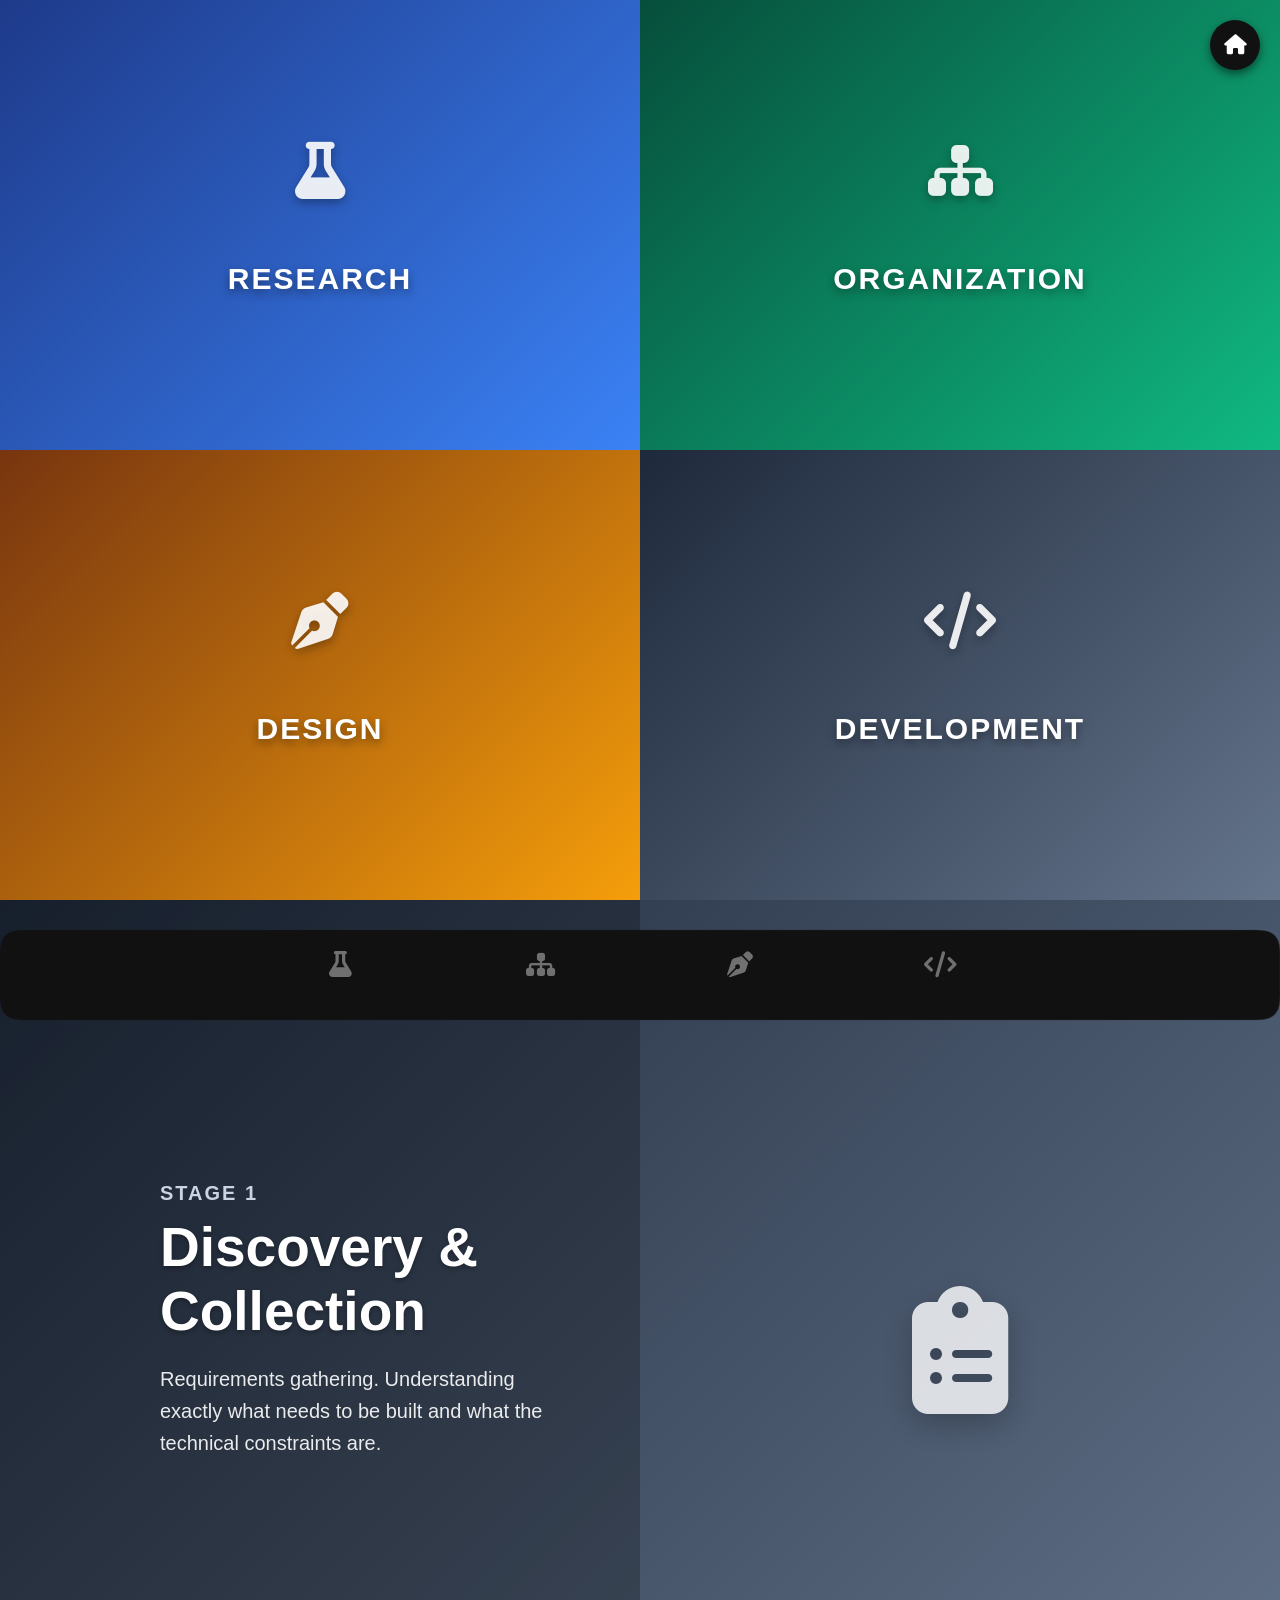
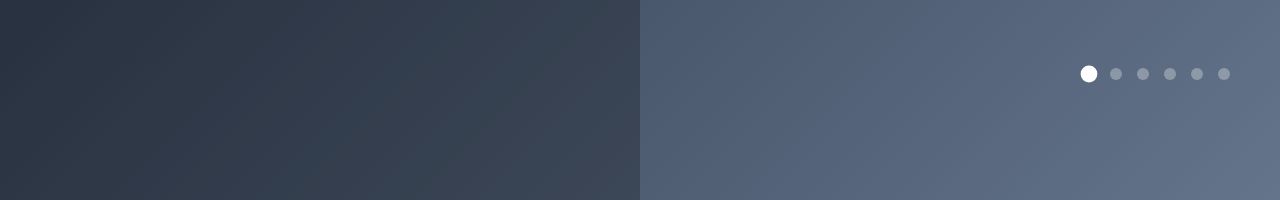
<file: concept/index.html>
<!DOCTYPE html>
<html lang="en">
<head>
  <meta charset="UTF-8">
  <meta name="viewport" content="width=device-width, initial-scale=1.0, maximum-scale=1.0, user-scalable=no">
  <title>Rodd College - 6-Stage Universal Framework</title>
  <link rel="stylesheet" href="https://cdnjs.cloudflare.com/ajax/libs/font-awesome/6.4.0/css/all.min.css">
</head>
<body style="margin: 0; padding: 0; background: #0524a1; overflow: hidden;">

  <main id="cd-main" class="bg-mainBg">
    <style>
      /* --- GLOBAL STYLES & PHYSICS --- */
      :root {
        --c1: linear-gradient(135deg, #1e3a8a, #3b82f6); 
        --c2: linear-gradient(135deg, #064e3b, #10b981); 
        --c3: linear-gradient(135deg, #78350f, #f59e0b); 
        --c4: linear-gradient(135deg, #1e293b, #64748b); 
        --nav-bg: #111; 
      }
      
      html, body { 
        margin: 0; padding: 0; background: #0524a1; overflow: hidden;
        height: 100vh; height: 100dvh; height: -webkit-fill-available;
        font-family: 'Segoe UI', Tahoma, Geneva, Verdana, sans-serif; 
        color: white; 
        overscroll-behavior: none; touch-action: none; 
        user-select: none; -webkit-user-select: none;
        -webkit-tap-highlight-color: transparent; 
      }
      * { box-sizing: border-box; }

      /* --- THE SEAMLESS BLUE SPACE BACKGROUND --- */
      .bg-mainBg {
        position: absolute; inset: 0; width: 100%; height: 100%;
        background-color: #0524a1;
        background-image: 
          radial-gradient(1.5px 1.5px at 20px 30px, rgba(255,255,255,0.4), rgba(0,0,0,0)),
          radial-gradient(1.5px 1.5px at 80px 150px, rgba(255,255,255,0.3), rgba(0,0,0,0)),
          radial-gradient(2px 2px at 190px 40px, rgba(255,255,255,0.5), rgba(0,0,0,0)),
          radial-gradient(1px 1px at 250px 120px, rgba(255,255,255,0.2), rgba(0,0,0,0)),
          radial-gradient(2px 2px at 320px 80px, rgba(255,255,255,0.4), rgba(0,0,0,0)),
          radial-gradient(circle at center, #1b5cd4 0%, #0829a6 60%, #03135c 100%);
        background-repeat: repeat, repeat, repeat, repeat, repeat, no-repeat;
        background-size: 150px 150px, 200px 200px, 250px 250px, 300px 300px, 350px 350px, 100% 100%;
      }
      
      a, .close-btn, .slider-dot, .bottom-nav-item, .circular-menu, .quadrant { cursor: pointer; }

      /* --- TOP RIGHT CIRCULAR MENU --- */
      .circular-menu { position: fixed; top: 20px; right: 20px; z-index: 1000; }
      .circular-menu .floating-btn {
        display: block; width: 50px; height: 50px; border-radius: 50%;
        background-color: #111; box-shadow: 0 4px 10px rgba(0, 0, 0, 0.5);
        color: #fff; text-align: center; line-height: 50px;
        outline: 0; font-size: 20px; transition: all 0.3s ease;
      }
      .circular-menu.active .floating-btn { box-shadow: inset 0 0 3px rgba(0, 0, 0, 0.5); transform: scale(0.95); }
      .circular-menu .items-wrapper { padding: 0; margin: 0; }
      .circular-menu .menu-item {
        position: absolute; top: 5px; right: 5px; z-index: -1; display: block;
        text-decoration: none; color: #fff; font-size: 18px; width: 40px; height: 40px;
        border-radius: 50%; text-align: center; line-height: 40px; background-color: rgba(0,0,0,0.7);
        transition: transform 0.3s cubic-bezier(0.4, 0, 0.2, 1), background 0.2s ease, color 0.2s;
      }
      .circular-menu .menu-item:hover { background-color: #fff; color: #000; }
      .circular-menu.active .menu-item:nth-child(1) { transform: translate3d(-6em, 0, 0); }
      .circular-menu.active .menu-item:nth-child(2) { transform: translate3d(-5.2em, 3em, 0); }
      .circular-menu.active .menu-item:nth-child(3) { transform: translate3d(-3em, 5.2em, 0); }
      .circular-menu.active .menu-item:nth-child(4) { transform: translate3d(0, 6em, 0); }

      /* --- FULLPAGE SLIDING ENGINE --- */
      .page {
        position: absolute; top: 0; left: 0; width: 100vw; height: 100%;
        overflow: hidden; z-index: 1;
        transform: translateY(100%);
        transition: transform 0.8s cubic-bezier(0.4, 0, 0.2, 1);
        will-change: transform; 
      }
      .page.active { transform: translateY(0); z-index: 20; }
      .page.hidden-top { transform: translateY(-100%); z-index: 10; }
      .page.hidden-bottom { transform: translateY(100%); z-index: 10; }

      /* --- PAGE 0: GRID VIEW --- */
      #page-0 { background: transparent; }
      .quadrant {
        position: absolute; width: 50%; height: 50%; overflow: hidden;
        transition: filter 0.5s ease, transform 0.5s cubic-bezier(0.25, 0.46, 0.45, 0.94);
      }
      .q1 { top: 0; left: 0; background: var(--c1); transform-origin: top left; }
      .q2 { top: 0; left: 50%; background: var(--c2); transform-origin: top right; }
      .q3 { top: 50%; left: 0; background: var(--c3); transform-origin: bottom left; }
      .q4 { top: 50%; left: 50%; background: var(--c4); transform-origin: bottom right; }

      @media (hover: hover) {
        #page-0:hover .quadrant:not(:hover) { filter: brightness(0.4) grayscale(50%); transform: scale(0.98); z-index: 1; }
        .quadrant:hover { transform: scale(1.05); z-index: 30; box-shadow: 0 0 50px rgba(0,0,0,0.8); border-radius: 8px; }
        .quadrant:hover .main-icon { transform: translate(-50%, calc(-50% - 15px)) scale(1.1); filter: drop-shadow(0 10px 15px rgba(0,0,0,0.5)); }
        .quadrant:hover h2 { transform: translate(-50%, calc(-50% - 15px)) scale(1.05); text-shadow: 0 10px 20px rgba(0,0,0,0.6); }
        .quadrant:hover .hint-text { opacity: 1; transform: translate(-50%, 0); }
      }

      .main-icon {
        position: absolute; top: 38%; left: 50%; transform: translate(-50%, -50%);
        font-size: clamp(30px, 4.5vw, 80px); color: rgba(255, 255, 255, 0.9); z-index: 2;
        transition: transform 0.4s ease, filter 0.4s ease; text-shadow: 0 4px 10px rgba(0,0,0,0.3);
      }
      .quadrant h2 { 
        font-size: clamp(12px, 2.5vw, 30px); margin: 0; text-transform: uppercase; letter-spacing: 2px; 
        text-shadow: 0 4px 10px rgba(0,0,0,0.4); z-index: 2;
        position: absolute; top: 62%; left: 50%; transform: translate(-50%, -50%);
        width: 90%; text-align: center; transition: transform 0.4s ease, text-shadow 0.4s ease;
      }
      .hint-text {
        position: absolute; bottom: 10%; left: 50%; transform: translate(-50%, 20px);
        opacity: 0; font-size: clamp(9px, 1.2vw, 16px); letter-spacing: 4px; text-transform: uppercase; font-weight: bold; 
        color: rgba(255,255,255,0.8); transition: all 0.4s ease; z-index: 2; text-align: center; width: 100%;
      }

      #page-1 { background: var(--c1); }
      #page-2 { background: var(--c2); }
      #page-3 { background: var(--c3); }
      #page-4 { background: var(--c4); }

      .close-btn { 
        position: absolute; top: 30px; left: 80px; font-size: 20px; 
        z-index: 101; opacity: 0.7; transition: opacity 0.3s; text-transform: uppercase; letter-spacing: 1px;
        background: rgba(0,0,0,0.3); padding: 10px 20px; border-radius: 30px; border: 1px solid rgba(255,255,255,0.2);
      }
      .close-btn:hover { opacity: 1; background: rgba(0,0,0,0.6); }

      /* --- UNIFIED SLIDER STYLES --- */
      .content-block { padding: 80px 80px 140px 160px; display: flex; flex-direction: column; justify-content: center; align-items: flex-start; text-align: left; height: 100%; }
      .content-block h3 { font-size: clamp(14px, 2vw, 20px); text-transform: uppercase; letter-spacing: 2px; margin: 0 0 10px 0; }
      .content-block h1 { font-size: clamp(32px, 5vw, 55px); margin: 0 0 20px 0; text-shadow: 0 2px 5px rgba(0,0,0,0.3); }
      .content-block p { font-size: clamp(16px, 2vw, 20px); line-height: 1.6; opacity: 0.9; max-width: 600px; margin: 0; }

      .split-container { display: flex; width: 100%; height: 100%; }
      .split-left { width: 50%; height: 100%; background: rgba(0,0,0,0.25); position: relative; overflow: hidden; }
      .split-right { width: 50%; height: 100%; background: transparent; display: flex; align-items: center; justify-content: center; position: relative; }
      .split-icon { font-size: clamp(80px, 10vw, 150px); opacity: 0.8; text-shadow: 0 10px 30px rgba(0,0,0,0.3); transition: all 0.3s; }
      
      .slider-container { width: 100%; height: 100%; position: relative; }
      .slide { position: absolute; top: 0; left: 0; width: 100%; height: 100%; display: flex; opacity: 0; transition: opacity 0.6s; pointer-events: none; }
      .slide.active { opacity: 1; pointer-events: auto; }
      .slider-nav { position: absolute; bottom: 120px; right: 50px; display: flex; gap: 15px; z-index: 10; }
      .slider-dot { width: 12px; height: 12px; background: rgba(255,255,255,0.3); border-radius: 50%; transition: 0.3s; }
      .slider-dot.active, .slider-dot:hover { background: white; transform: scale(1.4); }

      /* --- PAGE SPECIFIC HIGHLIGHT COLORS --- */
      #page-1 .content-block h3 { color: #93c5fd; } /* Blue */
      #page-2 .content-block h3 { color: #6ee7b7; } /* Green */
      #page-3 .content-block h3 { color: #fcd34d; } /* Orange */
      #page-4 .content-block h3 { color: #cbd5e1; } /* Slate */

      /* --- SIDE DOTS NAV --- */
      .global-nav-tracker {
        position: fixed; top: 50%; left: 30px; transform: translateY(-50%); z-index: 105;
        display: flex; flex-direction: column; align-items: center; gap: 15px;
        opacity: 0; pointer-events: none; transition: opacity 0.5s;
      }
      body.in-section .global-nav-tracker { opacity: 1; pointer-events: auto; }
      .g-nav-arrow { font-size: 20px; color: rgba(255,255,255,0.5); cursor: pointer; transition: 0.3s; padding: 10px; }
      .g-nav-arrow:hover { color: white; transform: scale(1.2); }
      .g-nav-dot { width: 12px; height: 12px; background: rgba(255,255,255,0.3); border-radius: 50%; cursor: pointer; transition: 0.3s; position: relative; }
      .g-nav-dot:hover { background: rgba(255,255,255,0.7); }
      .g-nav-dot.active { background: white; transform: scale(1.5); box-shadow: 0 0 10px rgba(255,255,255,0.5); }
      .g-nav-dot::after {
        content: attr(data-label); position: absolute; left: 25px; top: 50%; transform: translateY(-50%);
        background: rgba(0,0,0,0.8); padding: 5px 10px; border-radius: 4px; font-size: 12px;
        white-space: nowrap; opacity: 0; pointer-events: none; transition: 0.3s; letter-spacing: 1px;
      }
      .g-nav-dot:hover::after { opacity: 1; left: 30px; }

      /* --- GOOEY BOTTOM NAV --- */
      .bottom-nav-container {
        position: fixed; bottom: -120px; left: 0; width: 100%; z-index: 1000;
        transition: bottom 0.6s cubic-bezier(0.4, 0, 0.2, 1); transform: translateZ(0); 
      }
      body.in-section .bottom-nav-container { bottom: 0; }
      .bottom-nav {
        background: var(--nav-bg); height: 90px; width: 100%;
        filter: url("#fancy-goo"); display: flex; align-items: center; transition: background 0.6s ease;
      }
      .bottom-nav ul { display: flex; width: 100%; height: 100%; max-width: 800px; margin: 0 auto; list-style: none; padding: 0; }
      .bottom-nav ul li { flex: 1; height: 100%; display: flex; justify-content: center; align-items: center; cursor: pointer; position: relative; }
      .bottom-nav-item { position: relative; z-index: 10; text-align: center; width: 100%; transition: all 0.4s; }
      .bottom-nav ul li i { font-size: 26px; color: rgba(255,255,255,0.4); display: block; margin-bottom: 5px; transition: all 0.4s; }
      .bottom-nav ul li span { font-size: 13px; font-weight: 600; color: rgba(255,255,255,0.4); display: block; opacity: 0; transform: translateY(10px); transition: all 0.4s; }
      
      .bottom-nav ul li:after {
        content: ''; position: absolute; width: 65%; height: 50%; background: var(--nav-bg);
        border-radius: 100%; top: 0; left: 0; right: 0; margin: 0 auto; z-index: 0;
        transition: all 0.5s cubic-bezier(0.4, 0, 0.2, 1), background 0.6s ease;
      }
      .bottom-nav ul li:hover:after { transform: translate3d(0, -15%, 0); }
      .bottom-nav ul li.active:after { transform: translate3d(0, -38%, 0); }
      .bottom-nav ul li.active .bottom-nav-item { transform: translate3d(0, -20px, 0); }
      .bottom-nav ul li.active i { color: #fff; transform: scale(1.1); }
      .bottom-nav ul li.active span { color: #fff; opacity: 1; transform: translateY(2px); }
      .bottom-nav ul li:hover i { color: rgba(255,255,255,0.8); }

      /* --- MOBILE RESPONSIVE MEDIA QUERIES --- */
      @media (max-width: 992px) {
        .content-block { padding: 80px 40px 140px 100px; }
        .close-btn { left: 40px; }
      }

      @media (max-width: 768px) {
        .main-icon { top: 35%; }
        .quadrant h2 { top: 65%; line-height: 1.3; }
        .global-nav-tracker { display: none !important; } 
        .close-btn { top: 20px; left: 20px; font-size: 14px; padding: 8px 15px; z-index: 105; }
        .split-container, .slider-container { display: block; position: relative; }
        .split-left { width: 100%; height: 100%; background: transparent; z-index: 2; }
        .split-right { position: absolute; top: 0; left: 0; width: 100%; height: 100%; z-index: 1; pointer-events: none; }
        .split-icon { font-size: 150px; opacity: 0.08; margin-top: 88%; }
        .content-block { padding: 130px 25px 140px 25px; justify-content: flex-start; align-items: flex-start; text-align: left; }
        .slider-nav { right: auto; left: 50%; transform: translateX(-50%); bottom: 120px; }
      }

      @media (max-width: 480px) {
        .circular-menu { top: 15px; right: 15px; }
        .circular-menu .floating-btn { line-height: 45px; }
        .bottom-nav { height: 75px; }
        .bottom-nav-container { bottom: -100px; }
        .bottom-nav ul li i { font-size: 22px; }
        .bottom-nav ul li span { font-size: 10px; }
        .bottom-nav ul li:after { width: 50px; height: 40px; }
        .bottom-nav ul li.active .bottom-nav-item { transform: translate3d(0, -15px, 0); }
      }
    </style>

    <div id="circularMenu" class="circular-menu">
      <a class="floating-btn" onclick="document.getElementById('circularMenu').classList.toggle('active'); event.stopPropagation();">
        <i id="main-menu-icon" class="fa-solid fa-house"></i>
      </a>
      <menu class="items-wrapper">
        <a class="menu-item" onclick="jumpToSection(1); event.stopPropagation();" title="Research"><i class="fa-solid fa-flask"></i></a>
        <a class="menu-item" onclick="jumpToSection(2); event.stopPropagation();" title="Organization"><i class="fa-solid fa-sitemap"></i></a>
        <a class="menu-item" onclick="jumpToSection(3); event.stopPropagation();" title="Design"><i class="fa-solid fa-pen-nib"></i></a>
        <a class="menu-item" onclick="jumpToSection(4); event.stopPropagation();" title="Development"><i class="fa-solid fa-code"></i></a>
      </menu>
    </div>

    <div id="app-container">
      <div class="page active" id="page-0">
        <div class="quadrant q1" onclick="handleSectionClick(event, 1)">
          <i class="fa-solid fa-flask main-icon"></i>
          <h2>Research</h2>
          <div class="hint-text">The Quest for Truth</div>
        </div>
        <div class="quadrant q2" onclick="handleSectionClick(event, 2)">
          <i class="fa-solid fa-sitemap main-icon"></i>
          <h2>Organization</h2>
          <div class="hint-text">The Imposition of Order</div>
        </div>
        <div class="quadrant q3" onclick="handleSectionClick(event, 3)">
          <i class="fa-solid fa-pen-nib main-icon"></i>
          <h2>Design</h2>
          <div class="hint-text">The Shaping of Experience</div>
        </div>
        <div class="quadrant q4" onclick="handleSectionClick(event, 4)">
          <i class="fa-solid fa-code main-icon"></i>
          <h2>Development</h2>
          <div class="hint-text">The Engineering of Reality</div>
        </div>
      </div>

      <div class="page hidden-bottom" id="page-1" onclick="handleSectionClick(event, 1)">
        <div class="close-btn" onclick="jumpToSection(0)"><i class="fa-solid fa-house"></i></div>
        <div class="slider-container">
          <div class="slide active">
            <div class="split-left content-block">
              <h3>Stage 1</h3>
              <h1>Discovery & Collection</h1>
              <p>Gathering initial literature, raw data, surveys, or field observations. The earliest ingestion of raw signals and leads.</p>
            </div>
            <div class="split-right"><i class="fa-solid fa-satellite-dish split-icon"></i></div>
          </div>
          <div class="slide">
            <div class="split-left content-block">
              <h3>Stage 2</h3>
              <h1>Structuring & Processing</h1>
              <p>Categorizing and contextualizing the inputs. Coding qualitative data, scrubbing quantitative datasets, and organizing sources into a literature review.</p>
            </div>
            <div class="split-right"><i class="fa-solid fa-filter split-icon"></i></div>
          </div>
          <div class="slide">
            <div class="split-left content-block">
              <h3>Stage 3</h3>
              <h1>Hypothesis & Concept</h1>
              <p>Defining the core research question, formulating a thesis, and designing the methodological strategy and blueprint.</p>
            </div>
            <div class="split-right"><i class="fa-solid fa-lightbulb split-icon"></i></div>
          </div>
          <div class="slide">
            <div class="split-left content-block">
              <h3>Stage 4</h3>
              <h1>Execution & Investigation</h1>
              <p>Running the actual experiments, conducting interviews, or running models. Active intelligence gathering and probing the theory.</p>
            </div>
            <div class="split-right"><i class="fa-solid fa-microscope split-icon"></i></div>
          </div>
          <div class="slide">
            <div class="split-left content-block">
              <h3>Stage 5</h3>
              <h1>Synthesis & Verification</h1>
              <p>Analyzing the findings, proving or disproving the hypothesis, and peer-reviewing to mitigate risk and bias.</p>
            </div>
            <div class="split-right"><i class="fa-solid fa-check-double split-icon"></i></div>
          </div>
          <div class="slide">
            <div class="split-left content-block">
              <h3>Stage 6</h3>
              <h1>Deployment & Action</h1>
              <p>Publishing the paper, presenting findings, or handing the research over to decision-makers. Finalizing the output.</p>
            </div>
            <div class="split-right"><i class="fa-solid fa-paper-plane split-icon"></i></div>
          </div>
          <div class="slider-nav">
            <div class="slider-dot active" onclick="changeSlide(1)"></div>
            <div class="slider-dot" onclick="changeSlide(2)"></div>
            <div class="slider-dot" onclick="changeSlide(3)"></div>
            <div class="slider-dot" onclick="changeSlide(4)"></div>
            <div class="slider-dot" onclick="changeSlide(5)"></div>
            <div class="slider-dot" onclick="changeSlide(6)"></div>
          </div>
        </div>
      </div>

      <div class="page hidden-bottom" id="page-2" onclick="handleSectionClick(event, 2)">
        <div class="close-btn" onclick="jumpToSection(0)"><i class="fa-solid fa-house"></i></div>
        <div class="slider-container">
          <div class="slide active">
            <div class="split-left content-block">
              <h3>Stage 1</h3>
              <h1>Discovery & Collection</h1>
              <p>Auditing the current state of chaos—identifying all existing assets, workflows, or resources.</p>
            </div>
            <div class="split-right"><i class="fa-solid fa-binoculars split-icon"></i></div>
          </div>
          <div class="slide">
            <div class="split-left content-block">
              <h3>Stage 2</h3>
              <h1>Structuring & Processing</h1>
              <p>Establishing taxonomies, tags, hierarchies, and rules for how things should be grouped.</p>
            </div>
            <div class="split-right"><i class="fa-solid fa-tags split-icon"></i></div>
          </div>
          <div class="slide">
            <div class="split-left content-block">
              <h3>Stage 3</h3>
              <h1>Hypothesis & Concept</h1>
              <p>Designing the overarching system architecture or operational framework (the "ideal state").</p>
            </div>
            <div class="split-right"><i class="fa-solid fa-network-wired split-icon"></i></div>
          </div>
          <div class="slide">
            <div class="split-left content-block">
              <h3>Stage 4</h3>
              <h1>Execution & Investigation</h1>
              <p>Implementing the new organizational system, moving data, or restructuring teams.</p>
            </div>
            <div class="split-right"><i class="fa-solid fa-dolly split-icon"></i></div>
          </div>
          <div class="slide">
            <div class="split-left content-block">
              <h3>Stage 5</h3>
              <h1>Synthesis & Verification</h1>
              <p>Stress-testing the new organization. Are things easier to find? Are workflows smoother? Adjusting based on friction.</p>
            </div>
            <div class="split-right"><i class="fa-solid fa-truck-fast split-icon"></i></div>
          </div>
          <div class="slide">
            <div class="split-left content-block">
              <h3>Stage 6</h3>
              <h1>Deployment & Action</h1>
              <p>Standardizing the new organizational model as official policy and training others to use it.</p>
            </div>
            <div class="split-right"><i class="fa-solid fa-book-bookmark split-icon"></i></div>
          </div>
          <div class="slider-nav">
            <div class="slider-dot active" onclick="changeSlide(1)"></div>
            <div class="slider-dot" onclick="changeSlide(2)"></div>
            <div class="slider-dot" onclick="changeSlide(3)"></div>
            <div class="slider-dot" onclick="changeSlide(4)"></div>
            <div class="slider-dot" onclick="changeSlide(5)"></div>
            <div class="slider-dot" onclick="changeSlide(6)"></div>
          </div>
        </div>
      </div>

      <div class="page hidden-bottom" id="page-3" onclick="handleSectionClick(event, 3)">
        <div class="close-btn" onclick="jumpToSection(0)"><i class="fa-solid fa-house"></i></div>
        <div class="slider-container">
          <div class="slide active">
            <div class="split-left content-block">
              <h3>Stage 1</h3>
              <h1>Discovery & Collection</h1>
              <p>Empathy and user research. Understanding the client's business goals and the user's pain points.</p>
            </div>
            <div class="split-right"><i class="fa-solid fa-users-viewfinder split-icon"></i></div>
          </div>
          <div class="slide">
            <div class="split-left content-block">
              <h3>Stage 2</h3>
              <h1>Structuring & Processing</h1>
              <p>Creating user personas, journey maps, and wireframing the basic information architecture.</p>
            </div>
            <div class="split-right"><i class="fa-solid fa-map-location-dot split-icon"></i></div>
          </div>
          <div class="slide">
            <div class="split-left content-block">
              <h3>Stage 3</h3>
              <h1>Hypothesis & Concept</h1>
              <p>Proposing a design solution. Creating high-fidelity mockups and establishing visual/interaction language.</p>
            </div>
            <div class="split-right"><i class="fa-solid fa-wand-magic-sparkles split-icon"></i></div>
          </div>
          <div class="slide">
            <div class="split-left content-block">
              <h3>Stage 4</h3>
              <h1>Execution & Investigation</h1>
              <p>Building interactive, clickable prototypes that simulate the final product.</p>
            </div>
            <div class="split-right"><i class="fa-solid fa-mobile-screen-button split-icon"></i></div>
          </div>
          <div class="slide">
            <div class="split-left content-block">
              <h3>Stage 5</h3>
              <h1>Synthesis & Verification</h1>
              <p>Conducting usability testing, gathering user feedback, and refining the design to mitigate user-error risks.</p>
            </div>
            <div class="split-right"><i class="fa-solid fa-user-check split-icon"></i></div>
          </div>
          <div class="slide">
            <div class="split-left content-block">
              <h3>Stage 6</h3>
              <h1>Deployment & Action</h1>
              <p>Creating the final design system and executing the developer handoff.</p>
            </div>
            <div class="split-right"><i class="fa-solid fa-boxes-packing split-icon"></i></div>
          </div>
          <div class="slider-nav">
            <div class="slider-dot active" onclick="changeSlide(1)"></div>
            <div class="slider-dot" onclick="changeSlide(2)"></div>
            <div class="slider-dot" onclick="changeSlide(3)"></div>
            <div class="slider-dot" onclick="changeSlide(4)"></div>
            <div class="slider-dot" onclick="changeSlide(5)"></div>
            <div class="slider-dot" onclick="changeSlide(6)"></div>
          </div>
        </div>
      </div>

      <div class="page hidden-bottom" id="page-4" onclick="handleSectionClick(event, 4)">
        <div class="close-btn" onclick="jumpToSection(0)"><i class="fa-solid fa-house"></i></div>
        <div class="slider-container">
          <div class="slide active">
            <div class="split-left content-block">
              <h3>Stage 1</h3>
              <h1>Discovery & Collection</h1>
              <p>Requirements gathering. Understanding exactly what needs to be built and what the technical constraints are.</p>
            </div>
            <div class="split-right"><i class="fa-solid fa-clipboard-list split-icon"></i></div>
          </div>
          <div class="slide">
            <div class="split-left content-block">
              <h3>Stage 2</h3>
              <h1>Structuring & Processing</h1>
              <p>Setting up environments, selecting the tech stack, and mapping out the database schema and logic flow.</p>
            </div>
            <div class="split-right"><i class="fa-solid fa-server split-icon"></i></div>
          </div>
          <div class="slide">
            <div class="split-left content-block">
              <h3>Stage 3</h3>
              <h1>Hypothesis & Concept</h1>
              <p>Architectural design and sprint planning. Breaking the major build down into executable tasks.</p>
            </div>
            <div class="split-right"><i class="fa-solid fa-sitemap split-icon"></i></div>
          </div>
          <div class="slide">
            <div class="split-left content-block">
              <h3>Stage 4</h3>
              <h1>Execution & Investigation</h1>
              <p>Writing the actual code. The active engineering phase where the abstract becomes concrete.</p>
            </div>
            <div class="split-right"><i class="fa-solid fa-file-code split-icon"></i></div>
          </div>
          <div class="slide">
            <div class="split-left content-block">
              <h3>Stage 5</h3>
              <h1>Synthesis & Verification</h1>
              <p>Quality Assurance (QA). Running unit tests, integration tests, and security audits to mitigate bugs.</p>
            </div>
            <div class="split-right"><i class="fa-solid fa-bug-slash split-icon"></i></div>
          </div>
          <div class="slide">
            <div class="split-left content-block">
              <h3>Stage 6</h3>
              <h1>Deployment & Action</h1>
              <p>Pushing the code to production. The software is live, distributed, and maintained.</p>
            </div>
            <div class="split-right"><i class="fa-solid fa-rocket split-icon"></i></div>
          </div>
          <div class="slider-nav">
            <div class="slider-dot active" onclick="changeSlide(1)"></div>
            <div class="slider-dot" onclick="changeSlide(2)"></div>
            <div class="slider-dot" onclick="changeSlide(3)"></div>
            <div class="slider-dot" onclick="changeSlide(4)"></div>
            <div class="slider-dot" onclick="changeSlide(5)"></div>
            <div class="slider-dot" onclick="changeSlide(6)"></div>
          </div>
        </div>
      </div>
    </div> 

    <div class="global-nav-tracker">
      <div class="g-nav-arrow" onclick="navScroll(-1)"><i class="fa-solid fa-chevron-up"></i></div>
      <div class="g-nav-dot active" id="g-dot-1" data-label="Research" onclick="jumpToSection(1)"></div>
      <div class="g-nav-dot" id="g-dot-2" data-label="Organization" onclick="jumpToSection(2)"></div>
      <div class="g-nav-dot" id="g-dot-3" data-label="Design" onclick="jumpToSection(3)"></div>
      <div class="g-nav-dot" id="g-dot-4" data-label="Development" onclick="jumpToSection(4)"></div>
      <div class="g-nav-arrow" onclick="navScroll(1)"><i class="fa-solid fa-chevron-down"></i></div>
    </div>

    <div class="bottom-nav-container">
      <div class="bottom-nav">
        <ul id="gooey-menu">
          <li onclick="jumpToSection(1)"><div class="bottom-nav-item"><i class="fa-solid fa-flask"></i><span>Research</span></div></li>
          <li onclick="jumpToSection(2)"><div class="bottom-nav-item"><i class="fa-solid fa-sitemap"></i><span>Organization</span></div></li>
          <li onclick="jumpToSection(3)"><div class="bottom-nav-item"><i class="fa-solid fa-pen-nib"></i><span>Design</span></div></li>
          <li onclick="jumpToSection(4)"><div class="bottom-nav-item"><i class="fa-solid fa-code"></i><span>Development</span></div></li>
        </ul>
      </div>
    </div>

    <svg xmlns="http://www.w3.org/2000/svg" version="1.1" style="display:none;">
      <defs>
        <filter id="fancy-goo">
          <feGaussianBlur in="SourceGraphic" stdDeviation="10" result="blur" />
          <feColorMatrix in="blur" mode="matrix" values="1 0 0 0 0  0 1 0 0 0  0 0 1 0 0  0 0 0 19 -9" result="goo" />
          <feComposite in="SourceGraphic" in2="goo" operator="atop"/>
        </filter>
      </defs>
    </svg>

    <script>
      const circularMenu = document.getElementById('circularMenu');
      const menuIcon = document.getElementById('main-menu-icon');
      const gooeyItems = document.querySelectorAll('#gooey-menu li');
      
      const pages = [
        document.getElementById('page-0'), document.getElementById('page-1'),
        document.getElementById('page-2'), document.getElementById('page-3'), document.getElementById('page-4')
      ];
      
      const sectionIcons = ['fa-house', 'fa-flask', 'fa-sitemap', 'fa-pen-nib', 'fa-code'];
      const navThemeColors = ['#111', '#1e3a8a', '#064e3b', '#78350f', '#1e293b']; 

      let currentSection = 0; 
      let isAnimating = false; 
      let currentSlide = 1; 
      const totalSlides = 6; 

      document.addEventListener('click', (e) => {
        if (!circularMenu.contains(e.target) && circularMenu.classList.contains('active')) {
          circularMenu.classList.remove('active');
        }
      });

      window.updateMenuState = function(index) {
        document.body.classList.toggle('in-section', index > 0);
        menuIcon.classList.remove(...sectionIcons);
        menuIcon.classList.add(sectionIcons[index]);
        document.documentElement.style.setProperty('--nav-bg', navThemeColors[index]);

        gooeyItems.forEach((li, i) => li.classList.toggle('active', i === (index - 1)));
        if(index > 0) {
          for(let i=1; i<=4; i++) document.getElementById(`g-dot-${i}`).classList.toggle('active', i === index);
        }
      }

      window.triggerAnimationLock = function() {
        isAnimating = true;
        setTimeout(() => { isAnimating = false; }, 800); 
      }

      window.executeSlide = function(oldIndex, newIndex, dir) {
        const oldPage = pages[oldIndex];
        const newPage = pages[newIndex];
        
        newPage.style.transition = 'none';
        if (dir === 1) newPage.className = 'page hidden-bottom'; 
        else newPage.className = 'page hidden-top'; 
        void newPage.offsetWidth; 
        
        newPage.style.transition = 'transform 0.8s cubic-bezier(0.4, 0, 0.2, 1)';
        oldPage.style.transition = 'transform 0.8s cubic-bezier(0.4, 0, 0.2, 1)';
        
        if (dir === 1) oldPage.className = 'page hidden-top'; 
        else oldPage.className = 'page hidden-bottom'; 
        
        newPage.className = 'page active';
        currentSection = newIndex;
        updateMenuState(currentSection);

        // Reset the newly opened page to its first slide
        if (currentSection !== 0) {
          changeSlide(1);
        }
      }

      window.openSection = function(index) {
        if (currentSection === index || isAnimating) return;
        triggerAnimationLock();
        executeSlide(currentSection, index, 1); 
      }

      window.jumpToSection = function(index) {
        if (currentSection === index || isAnimating) return;
        triggerAnimationLock();
        let dir = index > currentSection ? 1 : -1;
        if (currentSection === 0 && index === 4) dir = -1; 
        if (currentSection === 4 && index === 0) dir = 1;  
        executeSlide(currentSection, index, dir);
      }

      window.navScroll = function(direction) {
        if (isAnimating) return;
        let nextIndex = currentSection + direction;
        if (nextIndex > 4) nextIndex = 0;
        if (nextIndex < 0) nextIndex = 4;
        triggerAnimationLock();
        executeSlide(currentSection, nextIndex, direction);
      }

      function isInteractiveTarget(target) {
        if (!target || typeof target.closest !== 'function') return false;
        const ignore = ['slider-dot', 'floating-btn', 'menu-item', 'close-btn', 'g-nav-dot', 'g-nav-arrow', 'bottom-nav-item', 'circular-menu'];
        return ignore.some(cls => target.closest('.' + cls));
      }

      // Changes the slide specifically within the ACTIVE page
      window.changeSlide = function(slideIndex) {
        currentSlide = slideIndex;
        const activePage = pages[currentSection];
        if (!activePage) return;

        activePage.querySelectorAll('.slider-dot').forEach((dot, index) => dot.classList.toggle('active', index === (slideIndex - 1)));
        activePage.querySelectorAll('.slide').forEach((slide, index) => slide.classList.toggle('active', index === (slideIndex - 1)));
      }

      window.handleSectionClick = function(event, index) {
        if (currentSection === 0) {
          openSection(index);
        } else if (currentSection === index && !isAnimating) {
          if (!isInteractiveTarget(event.target)) {
            changeSlide(currentSlide >= totalSlides ? 1 : currentSlide + 1);
          }
        }
      }

      let touchStartX = 0;
      let touchStartY = 0;

      window.addEventListener('touchstart', (e) => {
        if (isInteractiveTarget(e.target) || isAnimating) return;
        touchStartX = e.changedTouches[0].screenX;
        touchStartY = e.changedTouches[0].screenY;
      }, {passive: false});

      window.addEventListener('touchend', (e) => {
        if (isInteractiveTarget(e.target) || isAnimating) return;
        let touchEndX = e.changedTouches[0].screenX;
        let touchEndY = e.changedTouches[0].screenY;
        
        let dx = touchEndX - touchStartX;
        let dy = touchEndY - touchStartY;
        
        if (Math.max(Math.abs(dx), Math.abs(dy)) > 40) {
          if (Math.abs(dx) > Math.abs(dy)) {
            // Horizontal swipe controls the slides
            if (currentSection !== 0) {
              if (dx < 0) { 
                changeSlide(currentSlide >= totalSlides ? 1 : currentSlide + 1);
              } else { 
                changeSlide(currentSlide <= 1 ? totalSlides : currentSlide - 1);
              }
            }
          } else {
            // Vertical swipe controls the main page sections
            if (dy < 0) navScroll(1);
            else navScroll(-1);
          }
        }
      });

      window.addEventListener('wheel', (e) => {
        if (circularMenu.classList.contains('active')) circularMenu.classList.remove('active');
        if (!isAnimating) {
          if (e.deltaY > 0) navScroll(1);  
          else if (e.deltaY < 0) navScroll(-1); 
        }
      });

      window.addEventListener('keydown', (e) => {
        if (['ArrowDown', 'PageDown', 'ArrowUp', 'PageUp', 'Escape', 'ArrowRight', 'ArrowLeft', 'Enter'].includes(e.key)) {
          if (circularMenu.classList.contains('active')) circularMenu.classList.remove('active');
        }

        if (!isAnimating) {
          if (e.key === 'ArrowDown' || e.key === 'PageDown') navScroll(1); 
          else if (e.key === 'ArrowUp' || e.key === 'PageUp') navScroll(-1); 
          else if (e.key === 'Enter' && currentSection === 0) jumpToSection(1);
          else if (e.key === 'Escape' && currentSection !== 0) jumpToSection(0);
          else if (e.key === 'ArrowRight' && currentSection !== 0) {
            changeSlide(currentSlide >= totalSlides ? 1 : currentSlide + 1);
          }
          else if (e.key === 'ArrowLeft' && currentSection !== 0) {
            changeSlide(currentSlide <= 1 ? totalSlides : currentSlide - 1);
          }
        }
      });
    </script>
  </main>
</body>
</html>
</file>
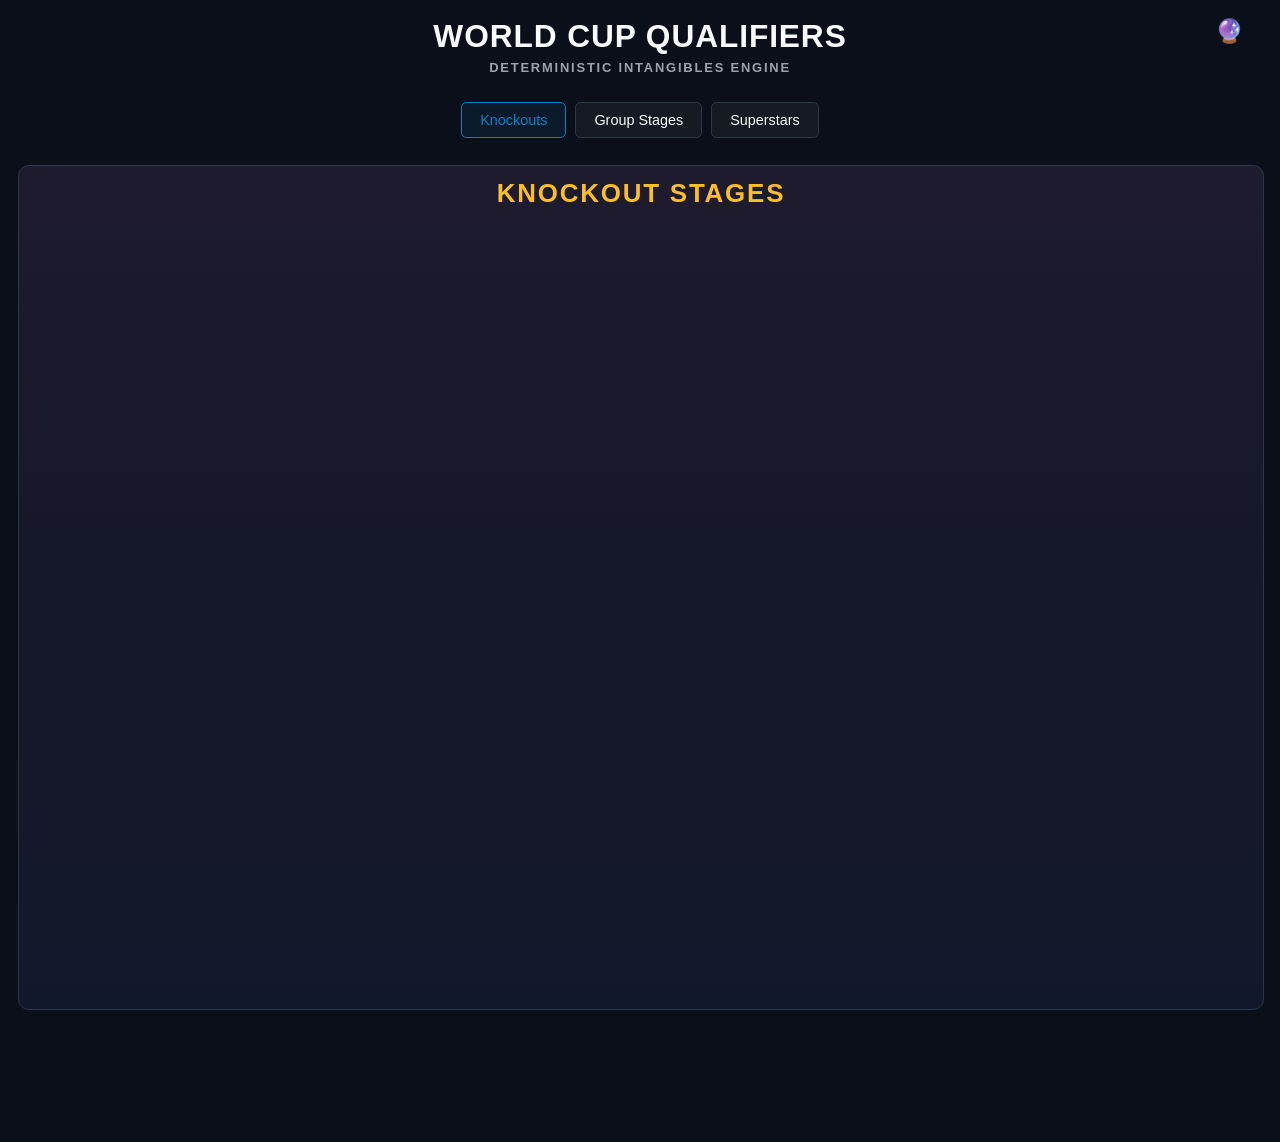
<file: fifa/index.html>
<!DOCTYPE html>
<html lang="en">
<head>
    <meta charset="UTF-8">
    <meta name="viewport" content="width=device-width, initial-scale=1.0">
    <title>2026 World Cup Dashboard</title>
	<link rel="icon" href="favicon.ico" type="image/x-icon">
    <link rel="shortcut icon" href="favicon.ico" type="image/x-icon">
	<link rel="stylesheet" href="style.css">
</head>
<body>

<div class="header-container">
        <h1>World Cup Qualifiers</h1>
        <div class="subtitle">DETERMINISTIC INTANGIBLES ENGINE</div>
        
        <div class="top-actions">
            <button class="icon-btn" onclick="forecastMatches()" title="Auto-Forecast Remaining">🔮</button>
            <!--<button id="syncButton" class="icon-btn" onclick="syncLiveData()" title="Sync Match Data">🔄</button>-->
        </div>
    </div>

    <div class="tabs">
        <button class="tab-btn active" onclick="showTab('bracket')">Knockouts</button>
        <button class="tab-btn" onclick="showTab('groups')">Group Stages</button>
		<button class="tab-btn" onclick="showTab('superstars')">Superstars</button>
    </div>

    <div id="bracket" class="tab-content active">
        <div class="bracket-wrapper">
            <div class="bracket-title">KNOCKOUT STAGES</div>
            <div class="symmetric-bracket" id="bracket-render-target">
                </div>
        </div>
    </div>

    <div id="groups" class="tab-content">
        <div class="group-grid" id="group-grid-container"></div>
    </div>
	
	<div id="superstars" class="tab-content">
    <h2 style="text-align: center; color: var(--accent); margin-bottom: 30px; text-transform: uppercase; letter-spacing: 2px;">Tournament Superstars</h2>
    <div class="superstar-masonry" id="superstar-render-target">
        </div>
	</div>

    <div id="tunerModal" class="modal">
        <div class="modal-content" style="max-width: 500px; padding: 20px; margin: 5% auto;">
            <span class="close" onclick="closeTunerModal()">&times;</span>
            <h2 id="tunerModalTitle" style="color:var(--text-main); margin: 0 0 15px 0; font-size: 1.4rem;">Tune Intangibles</h2>
            
            <input type="hidden" id="tuner-active-team">

            <div style="display: grid; grid-template-columns: 1fr 1fr; gap: 12px; margin-bottom: 15px;">
                <div style="display: flex; flex-direction: column; gap: 4px;">
                    <label style="color: var(--text-muted); font-size: 0.8rem; text-transform: uppercase; font-weight:bold;">Base Elo</label>
                    <input type="number" id="tune-elo" oninput="updateTunerCalc()" style="background: var(--bg-color); border: 1px solid var(--border-color); color: #fff; padding: 8px; border-radius: 6px; font-size: 1rem; outline: none;">
                </div>
                <div style="display: flex; flex-direction: column; gap: 4px;">
                    <label style="color: var(--text-muted); font-size: 0.8rem; text-transform: uppercase; font-weight:bold;">Goal Diff</label>
                    <input type="number" id="tune-gd" value="0" oninput="updateTunerCalc()" style="background: var(--bg-color); border: 1px solid var(--border-color); color: #fff; padding: 8px; border-radius: 6px; font-size: 1rem; outline: none;">
                </div>
                <div style="grid-column: span 2;">
                    <label style="display:flex; align-items:center; gap:8px; color: var(--text-muted); font-weight:bold; font-size: 0.9rem; cursor: not-allowed;">
                        <input type="checkbox" id="tune-host" disabled style="width:16px; height:16px; accent-color:var(--accent); cursor: not-allowed;">
                        Host Nation Bias (+50)
                    </label>
                </div>
                <div style="grid-column: span 2; display: flex; flex-direction: column; gap: 4px;">
                    <label style="color: var(--text-muted); font-size: 0.8rem; text-transform: uppercase; display: flex; justify-content: space-between; font-weight:bold;">Historical Pedigree (0-5) <span id="val-ped" style="color:var(--accent);"></span></label>
                    <input type="range" id="tune-ped" min="0" max="5" oninput="updateTunerCalc()" style="accent-color: var(--accent); cursor: pointer;">
                </div>
                <div style="grid-column: span 2; display: flex; flex-direction: column; gap: 4px;">
                    <label style="color: var(--text-muted); font-size: 0.8rem; text-transform: uppercase; display: flex; justify-content: space-between; font-weight:bold;">Superstar Clutch (1-5) <span id="val-star" style="color:var(--accent);"></span></label>
                    <input type="range" id="tune-star" min="1" max="5" oninput="updateTunerCalc()" style="accent-color: var(--accent); cursor: pointer;">
                </div>
                <div style="grid-column: span 2; display: flex; flex-direction: column; gap: 4px;">
                    <label style="color: var(--text-muted); font-size: 0.8rem; text-transform: uppercase; display: flex; justify-content: space-between; font-weight:bold;">Commercial Bias (1-5) <span id="val-comm" style="color:var(--accent);"></span></label>
                    <input type="range" id="tune-comm" min="1" max="5" oninput="updateTunerCalc()" style="accent-color: var(--accent); cursor: pointer;">
                </div>
            </div>
            
            <div id="tuner-results-panel" style="background: #0e1219; border-radius: 8px; padding: 15px; border-left: 4px solid var(--accent);">
                </div>

            <button class="save-btn" id="tuner-save-btn" onclick="applyTunerChanges()" style="margin-top:15px; padding: 12px; background-color: var(--accent); color: #000;">
                Inject into Engine
            </button>
        </div>
    </div>

    <div id="scoreModal" class="modal">
        <div class="modal-content">
            <span class="close" onclick="closeModal()">&times;</span>
            <h2 id="modalGroupTitle" style="color:var(--text-main); margin-top:0;">Edit Group Scores</h2>
            <div id="modalMatchesContainer"></div>
            <button class="save-btn" onclick="saveScores()">Save & Recalculate</button>
        </div>
    </div>

    <script src="engine.js"></script>

</body>
</html>
</file>
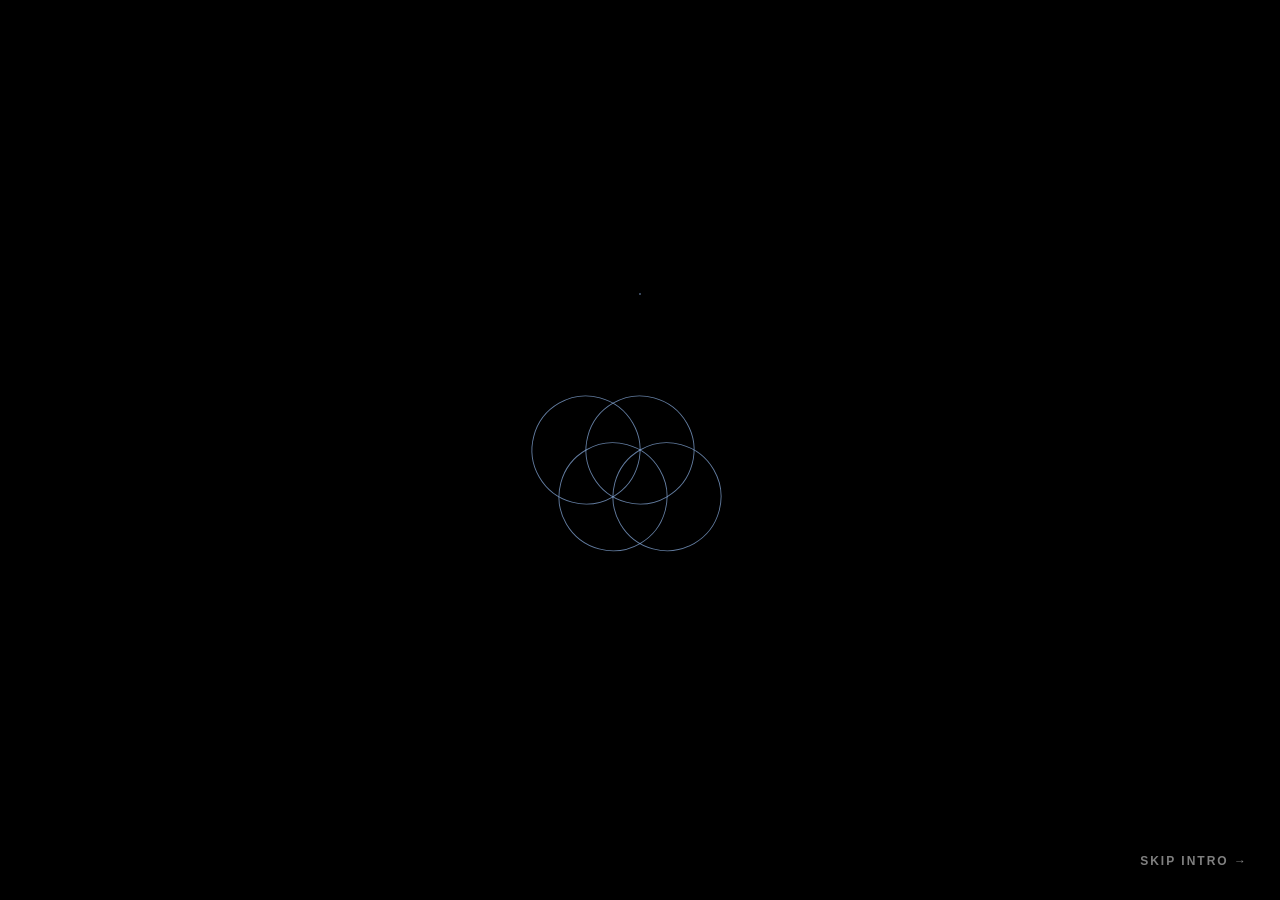
<file: intro/index.html>
<!DOCTYPE html>
<html lang="en">
<head>
    <meta charset="UTF-8">
    <meta name="viewport" content="width=device-width, initial-scale=1.0">
    <title>Rodd College - Intro Animation</title>

    <script>
        (function() {
            const targetUrl = 'https://rodd.co/business/';
            
            // 1. Mobile Detection (Checks User Agent and Screen Width)
            const isMobile = /Android|webOS|iPhone|iPad|iPod|BlackBerry|IEMobile|Opera Mini/i.test(navigator.userAgent) || window.innerWidth <= 768;
            
            // 2. Returning User Detection
            const hasSeenIntro = localStorage.getItem('roddIntroSeen') === 'true';

            if (isMobile || hasSeenIntro) {
                // Use .replace() so the intro doesn't get stuck in their "Back" button history
                window.location.replace(targetUrl);
            } else {
                // It's a first-time desktop user. Mark them so they don't see it next time.
                localStorage.setItem('roddIntroSeen', 'true');
            }
        })();
    </script>

    <script src="https://cdnjs.cloudflare.com/ajax/libs/gsap/3.12.2/gsap.min.js"></script>
    <style>
        body {
            margin: 0; 
            padding: 0; 
            background-color: #000000; /* Deep space initial background */
            height: 100vh;
            overflow: hidden;
            font-family: 'Nunito', sans-serif;
            position: relative; 
        }

        /* CodyHouse Loading Bar */
        #cd-loading-bar {
            position: fixed;
            z-index: 9999;
			bottom: 0;
            left: 0;
            width: 100vh;
            height: 6px;
            background-color: #cccccc;
            transform-origin: bottom;
            transform: scaleY(0);
            pointer-events: none;
        }

        /* Wrap content to allow CodyHouse slide effect */
        #cd-main {
            position: absolute;
            inset: 0;
            width: 100%;
            height: 100%;
            overflow: hidden;
        }

        /* Blue glow background layer (Fades in later) */
        #bg-blue {
            position: absolute;
            top: 0; left: 0; width: 100%; height: 100%;
            background-color: #0524a1;
            background-image: radial-gradient(circle at center, #1b5cd4 0%, #0829a6 60%, #03135c 100%);
            opacity: 0; /* Starts hidden */
            z-index: -2;
            transform-origin: center;
        }

        /* Starry background layer */
        #bg-stars {
            position: absolute;
            top: -50%; left: -50%; width: 200%; height: 200%;
            background-image: 
                radial-gradient(1.5px 1.5px at 20px 30px, rgba(255,255,255,0.4), rgba(0,0,0,0)),
                radial-gradient(1.5px 1.5px at 80px 150px, rgba(255,255,255,0.3), rgba(0,0,0,0)),
                radial-gradient(2px 2px at 190px 40px, rgba(255,255,255,0.5), rgba(0,0,0,0)),
                radial-gradient(1px 1px at 250px 120px, rgba(255,255,255,0.2), rgba(0,0,0,0)),
                radial-gradient(2px 2px at 320px 80px, rgba(255,255,255,0.4), rgba(0,0,0,0));
            background-repeat: repeat, repeat, repeat, repeat, repeat;
            background-size: 150px 150px, 200px 200px, 250px 250px, 300px 300px, 350px 350px;
            opacity: 0; 
            z-index: -1;
            pointer-events: none;
            transform-origin: center;
        }

        .logo-container {
            position: absolute;
            top: 50%;
            left: 50%;
            transform: translate(-50%, -50%);
            width: 600px;
            height: 600px;
            display: flex;
            align-items: center;
            justify-content: center;
            z-index: 5;
        }

        svg {
            position: absolute;
            top: 0; left: 0;
            width: 100%; height: 100%;
            overflow: visible;
        }

        .sacred-line {
            fill: none;
            stroke: rgba(141, 178, 229, 0.7);
            stroke-width: 1.5;
            stroke-linecap: round;
        }

        .atom-line {
            fill: none;
            stroke: rgba(255, 255, 255, 0.7);
            stroke-width: 1.5;
        }


        /* Skip Button styling */
        .skip-btn {
            position: absolute;
            bottom: 2rem;
            right: 2rem;
            color: rgba(255,255,255,0.5);
            z-index: 100;
            font-family: 'Nunito', sans-serif;
            text-decoration: none;
            text-transform: uppercase;
            font-size: 12px;
            letter-spacing: 2px;
            font-weight: bold;
            transition: color 0.2s;
        }
        .skip-btn:hover {
            color: #ffffff;
        }
    </style>
</head>
<body>

    <div id="cd-loading-bar"></div>

    <main id="cd-main">
        <div id="bg-blue"></div>
        <div id="bg-stars"></div>

        <div class="logo-container" id="logo-container">
            <svg id="mainSvg" viewBox="0 0 1000 1000">
                <defs>
                    <filter id="coreGlow" x="-100%" y="-100%" width="300%" height="300%" color-interpolation-filters="sRGB">
                        <feGaussianBlur stdDeviation="12" result="blur" />
                        <feComponentTransfer in="blur" result="glow">
                            <feFuncA type="linear" slope="2.0" />
                        </feComponentTransfer>
                        <feMerge>
                            <feMergeNode in="glow"/>
                            <feMergeNode in="SourceGraphic"/>
                        </feMerge>
                    </filter>
                </defs>

                <g id="planet_layer"></g>
                <g id="background_geometry"></g>
                <g id="atom_layer" opacity="0">
                    <circle id="nucleus" cx="500" cy="500" r="14" fill="#ffffff" filter="url(#coreGlow)" />
                    <g id="orbitals_group">
                        <ellipse class="atom-line atom-orbital" cx="500" cy="500" rx="140" ry="35" transform="rotate(0 500 500)" />
                        <ellipse class="atom-line atom-orbital" cx="500" cy="500" rx="140" ry="35" transform="rotate(60 500 500)" />
                        <ellipse class="atom-line atom-orbital" cx="500" cy="500" rx="140" ry="35" transform="rotate(120 500 500)" />
                    </g>
                    <circle id="electron_1" cx="500" cy="500" r="6" fill="#8da8f9" />
                    <circle id="electron_2" cx="500" cy="500" r="6" fill="#8da8f9" />
                    <circle id="electron_3" cx="500" cy="500" r="6" fill="#8da8f9" />
                </g>
            </svg>
        </div>

        <a href="https://rodd.co/business/" id="skip-intro" class="skip-btn" onclick="goToWelcome(event)">Skip Intro &rarr;</a>
    </main>

<script>
    // --- GSAP PAGE TRANSITION LOGIC ---
    let introRafId;
    
    async function goToWelcome(e) {
        if (e) e.preventDefault();
        const targetUrl = e ? e.currentTarget.href : 'https://rodd.co/business/';
        
        if (window.isTransitioning) return;
        window.isTransitioning = true;

        const loadingBar = document.getElementById("cd-loading-bar");
        const currentMain = document.getElementById("cd-main");

        // 1. Loading bar grows UP (CodyHouse style)
        gsap.to(loadingBar, { scaleY: 1, duration: 0.5, ease: "power2.inOut" });

        try {
            // 2. Fetch the next page seamlessly
            const response = await fetch(targetUrl);
            if (!response.ok) throw new Error("Target page fetch failed");
            const html = await response.text();
            
            // 3. Parse target HTML to extract the next #cd-main container
            const parser = new DOMParser();
            const doc = parser.parseFromString(html, "text/html");
            const newMain = doc.getElementById("cd-main");

            if (!newMain) throw new Error("Target missing #cd-main wrapper");

            // 4. Setup new page off-screen to the right
            newMain.style.position = "absolute";
            newMain.style.top = "0";
            newMain.style.left = "0";
            newMain.style.width = "100%";
            newMain.style.height = "100%";
            newMain.style.transform = "translateX(100%)";
            newMain.style.zIndex = "20";
            // Important for tailwind styling of body taking over the wrapper
            newMain.classList.add("bg-mainBg"); 
            document.body.appendChild(newMain);

            // 5. Animate the Transition
            const tlTrans = gsap.timeline({
				onComplete: () => {
					// Stop Intro Loop & Cleanup
					if (introRafId) cancelAnimationFrame(introRafId);
					currentMain.remove();
					gsap.to(loadingBar, { opacity: 0, duration: 0.3 });
					
					// Push URL to History for seamless SPA feel
					window.history.pushState({path: targetUrl}, '', targetUrl);
					
					// NEW: Manually evaluate scripts from the injected page
					const newScripts = newMain.querySelectorAll('script');
					newScripts.forEach(oldScript => {
						const newScript = document.createElement('script');
						newScript.textContent = oldScript.textContent;
						document.body.appendChild(newScript);
					});

					// Boot up the scripts in the newly injected page
					document.dispatchEvent(new Event('pageTransitionComplete'));
				}
            });

            // The CodyHouse Effect: Old content pushes back slightly, New content sweeps over
            tlTrans.to(currentMain, { scale: 0.95, x: "-10%", opacity: 0, duration: 0.8, ease: "power3.inOut" }, 0.2);
            tlTrans.to(newMain, { x: "0%", duration: 0.8, ease: "power3.inOut" }, 0.2);

        } catch (err) {
            // Safe Fallback: If fetch fails due to CORS or local testing, it still animates out then redirects normally
            console.warn("AJAX Transition fallback due to CORS/Fetch error:", err);
            gsap.to(currentMain, { 
                scale: 0.95, x: "-10%", opacity: 0, duration: 0.8, ease: "power3.inOut",
                onComplete: () => { window.location.href = targetUrl; }
            });
        }
    }


    // --- INTRO ANIMATION TIMELINE LOGIC ---
    gsap.set(".logo-container", { xPercent: -50, yPercent: -50 });

    const cx = 500, cy = 500;
    const svgNS = "http://www.w3.org/2000/svg";
    
    const globalState = {
        visibleNodesLevel: 0, 
        atomTheta: 0,         
        atomSpeed: 0.0,       
        orbitalRotation: 0,   
        planetRotY: 0,        
        planetSpeed: 0.0      
    };

    function createSVG(type, attrs, parent) {
        const el = document.createElementNS(svgNS, type);
        for (let key in attrs) el.setAttribute(key, attrs[key]);
        if (parent) parent.appendChild(el);
        return el;
    }

    const folGroup = document.getElementById("background_geometry");
    const R_fol = 90;
    const folCenters = [{x: 0, y: 0}]; 

    for (let i = 0; i < 9; i++) {
        let angle = i * Math.PI / 3;
        folCenters.push({ x: R_fol * Math.cos(angle), y: R_fol * Math.sin(angle) });
    }
    for (let i = 0; i < 27; i++) {
        let angle = i * Math.PI / 3;
        folCenters.push({ x: 2 * R_fol * Math.cos(angle), y: 2 * R_fol * Math.sin(angle) }); 
        let angle2 = angle + Math.PI / 6;
        let dist = Math.sqrt(3) * R_fol;
        folCenters.push({ x: dist * Math.cos(angle2), y: dist * Math.sin(angle2) }); 
    }

    const circleLength = 3 * Math.PI * R_fol;
    folCenters.forEach((pos, index) => {
        let cls = index === 0 ? "fol-c0" : index === 1 ? "fol-c1" : index === 2 ? "fol-c2" : index < 7 ? "fol-seed" : "fol-flower";
        let transformStr = "rotate(60 500 500)"; 
        createSVG("circle", {
            cx: cx + pos.x, cy: cy + pos.y, r: R_fol,
            class: `sacred-line ${cls}`,
            "stroke-dasharray": circleLength,
            "stroke-dashoffset": circleLength, 
            transform: transformStr
        }, folGroup);
    });

    const planetGroup = document.getElementById("planet_layer");
    const planetEdgesPath = createSVG("path", { fill: "none", stroke: "rgba(141, 178, 229, 0.5)", "stroke-width": 1 }, planetGroup);
    
    const maxPlanetNodes = 1024;
    const pRadius = 260;
    const planetNodes = [];
    const planetEdges = [];

    let fIndex = 0;
    while(planetNodes.length < maxPlanetNodes) {
        const phi = Math.acos(-1 + (2 * fIndex) / maxPlanetNodes);
        const theta = Math.sqrt(maxPlanetNodes * Math.PI) * phi;
        const fx = pRadius * Math.cos(theta) * Math.sin(phi);
        const fy = pRadius * Math.cos(phi);
        const fz = pRadius * Math.sin(theta) * Math.sin(phi);
        
        planetNodes.push({ x: fx, y: fy, z: fz });
        fIndex++;
    }

    planetNodes.forEach(n => {
        n.el = createSVG("circle", { r: 1.5, fill: "rgba(141, 178, 229, 1)", opacity: 0 }, planetGroup);
    });

    for (let i = 0; i < maxPlanetNodes; i++) {
        for (let j = i + 1; j < maxPlanetNodes; j++) {
            let dx = planetNodes[i].x - planetNodes[j].x;
            let dy = planetNodes[i].y - planetNodes[j].y;
            let dz = planetNodes[i].z - planetNodes[j].z;
            if (dx*dx + dy*dy + dz*dz < 1600) planetEdges.push([i, j]);
        }
    }

    const tl = gsap.timeline();

    tl.to(".fol-c0", { strokeDashoffset: 0, duration: 1, ease: "power1.inOut" }, 0);
    tl.to(".fol-c1", { strokeDashoffset: 0, duration: 0.75, ease: "power1.inOut" }, 0.5);
    tl.to(".fol-c2", { strokeDashoffset: 0, duration: 0.5, ease: "power1.inOut" }, 1);
    tl.to(globalState, { visibleNodesLevel: 2, duration: 0.25, ease: "steps(1)" }, 15); 
    tl.to(globalState, { visibleNodesLevel: 4, duration: 0.25, ease: "steps(1)" }, 15); 
    tl.to(".fol-seed", { strokeDashoffset: 0, duration: 0.35, stagger: 0.25, ease: "power1.inOut" }, 1.5);
    
    tl.to("#atom_layer", { opacity: 0.65, duration: 1 }, 6);
    const ellipseLen = 2 * Math.PI * Math.sqrt((140*140 + 35*35)/2); 
    document.querySelectorAll('.atom-orbital').forEach(el => {
        el.setAttribute('stroke-dasharray', ellipseLen);
        el.setAttribute('stroke-dashoffset', ellipseLen);
    });
    tl.to(".atom-orbital", { strokeDashoffset: 0, duration: 1, stagger: 0.5 }, 6.25);
    
    tl.to(globalState, { atomSpeed: 0.25, duration: 2, ease: "power2.in" }, 7); 
    tl.to(".fol-flower", { strokeDashoffset: 0, duration: 0.20, stagger: 0.25, ease: "power1.inOut" }, 2);
    tl.to("#background_geometry", { opacity: 0.25, duration: 0.50, yoyo: true, repeat: -1 }, 6);

    tl.to(globalState, { visibleNodesLevel: 6, duration: 0.25, ease: "steps(1)" }, 15); 
    tl.to(globalState, { visibleNodesLevel: 7, duration: 0.25, ease: "steps(1)" }, 15); 

    tl.to("#nucleus", { scale: 1.3, transformOrigin: "center", duration: 14, yoyo: true, repeat: -1 }, 7);
    tl.to(globalState, { atomSpeed: 0.5, orbitalRotation: 360, duration: 5, ease: "power2.inOut" }, 7.5);
    tl.to("#bg-stars", { rotation: 180, duration: 12, ease: "power2.in" }, 5.5);
    
    tl.to(globalState, { visibleNodesLevel: 8, duration: 0.25, ease: "steps(1)" }, 15); 

    tl.to(".sacred-line", { 
        attr: { cx: 500, cy: 500, r: 14 }, 
        opacity: 0, duration: 6, ease: "power2.inOut" 
    }, 8.5);

    tl.to("#bg-blue", { opacity: 1, duration: 0.25, ease: "power2.in" }, 14.9);
    tl.to("#bg-stars", { opacity: 1, duration: 2, ease: "power2.in" }, 5.5);

    tl.to("#atom_layer", { opacity: 0, duration: 0.10, ease: "power1.inOut" }, 14.9);

    tl.to(globalState, { visibleNodesLevel: 10, duration: 0.25, ease: "steps(1)" }, 15); 
    tl.to(globalState, { planetSpeed: -0.0035, duration: 0.25, ease: "power2.inOut" }, 15); 
    
    tl.to("#bg-stars", { rotation: "+=360", duration: 60, repeat: -1, ease: "linear" }, 15);

    tl.to(".logo-container", { 
        top: "35px", left: "65px", scale: 0.11, duration: 4.0, ease: "power3.inOut" 
    }, 15);

    tl.to("#bg-stars", { scale: 0.85, x: "-5%", y: "-5%", duration: 4.0, ease: "power3.inOut" }, 15);
    tl.to("#bg-blue", { scale: 1.1, x: "-2%", y: "-2%", duration: 4.0, ease: "power3.inOut" }, 15);

    tl.fromTo("#final-logo-text", 
        { x: -20, opacity: 0 }, 
        { x: 0, opacity: 1, duration: 1.0, ease: "power2.out" }, 
        17
    );

    // Trigger exact CodyHouse page transition automatically after intro settling
    tl.call(goToWelcome, [], 17);

    const e1 = document.getElementById("electron_1");
    const e2 = document.getElementById("electron_2");
    const e3 = document.getElementById("electron_3");
    const orbGroup = document.getElementById("orbitals_group");

    function render() {
        globalState.atomTheta += globalState.atomSpeed;
        orbGroup.setAttribute("transform", `rotate(${globalState.orbitalRotation} 500 500)`);
        
        const rx = 140, ry = 35;
        const electrons = [e1, e2, e3];
        for(let i=0; i<3; i++) {
            let offset = i * (Math.PI * 2 / 3);
            let theta = globalState.atomTheta + offset;
            let nx = rx * Math.cos(theta);
            let ny = ry * Math.sin(theta);
            
            let wave = Math.sin(theta * 6) * 12; 
            nx += Math.cos(theta) * wave;
            ny += Math.sin(theta) * wave;

            let rot = i * Math.PI / 3;
            let finalX = cx + nx * Math.cos(rot) - ny * Math.sin(rot);
            let finalY = cy + nx * Math.sin(rot) + ny * Math.cos(rot);
            electrons[i].setAttribute("cx", finalX);
            electrons[i].setAttribute("cy", finalY);
        }

        globalState.planetRotY += globalState.planetSpeed;
        let activeLimit = Math.pow(2, Math.floor(globalState.visibleNodesLevel));
        
        const focalLength = 500;
        let pathStr = "";

        for(let i = 0; i < maxPlanetNodes; i++) {
            let p = planetNodes[i];
            
            let xRot = p.x * Math.cos(globalState.planetRotY) - p.z * Math.sin(globalState.planetRotY);
            let zRot = p.z * Math.cos(globalState.planetRotY) + p.x * Math.sin(globalState.planetRotY);
            let yRot = p.y;
            
            let scale = focalLength / (focalLength + zRot);
            p.px = cx + (xRot * scale);
            p.py = cy + (yRot * scale);
            p.pz = zRot;

            if (i >= activeLimit) {
                p.el.setAttribute("opacity", 0);
                continue;
            }

            const normalizedZ = (zRot + pRadius) / (pRadius * 2); 
            const frontFactor = Math.max(0, 1 - normalizedZ);

            p.el.setAttribute("opacity", 0.15 + 0.7 * frontFactor);
            p.el.setAttribute("r", 1.0 + 1.5 * frontFactor);
            p.el.setAttribute("cx", p.px);
            p.el.setAttribute("cy", p.py);
        }

        if (globalState.visibleNodesLevel >= 10) {
            for (let i = 0; i < planetEdges.length; i++) {
                let n1 = planetNodes[planetEdges[i][0]];
                let n2 = planetNodes[planetEdges[i][1]];
                
                if (planetEdges[i][0] < activeLimit && planetEdges[i][1] < activeLimit) {
                    if (n1.pz > -150 && n2.pz > -150) {
                        pathStr += `M${n1.px},${n1.py} L${n2.px},${n2.py} `;
                    }
                }
            }
            planetEdgesPath.setAttribute("d", pathStr);
        }

        introRafId = requestAnimationFrame(render);
    }

    introRafId = requestAnimationFrame(render);

</script>
</body>
</html>
</file>
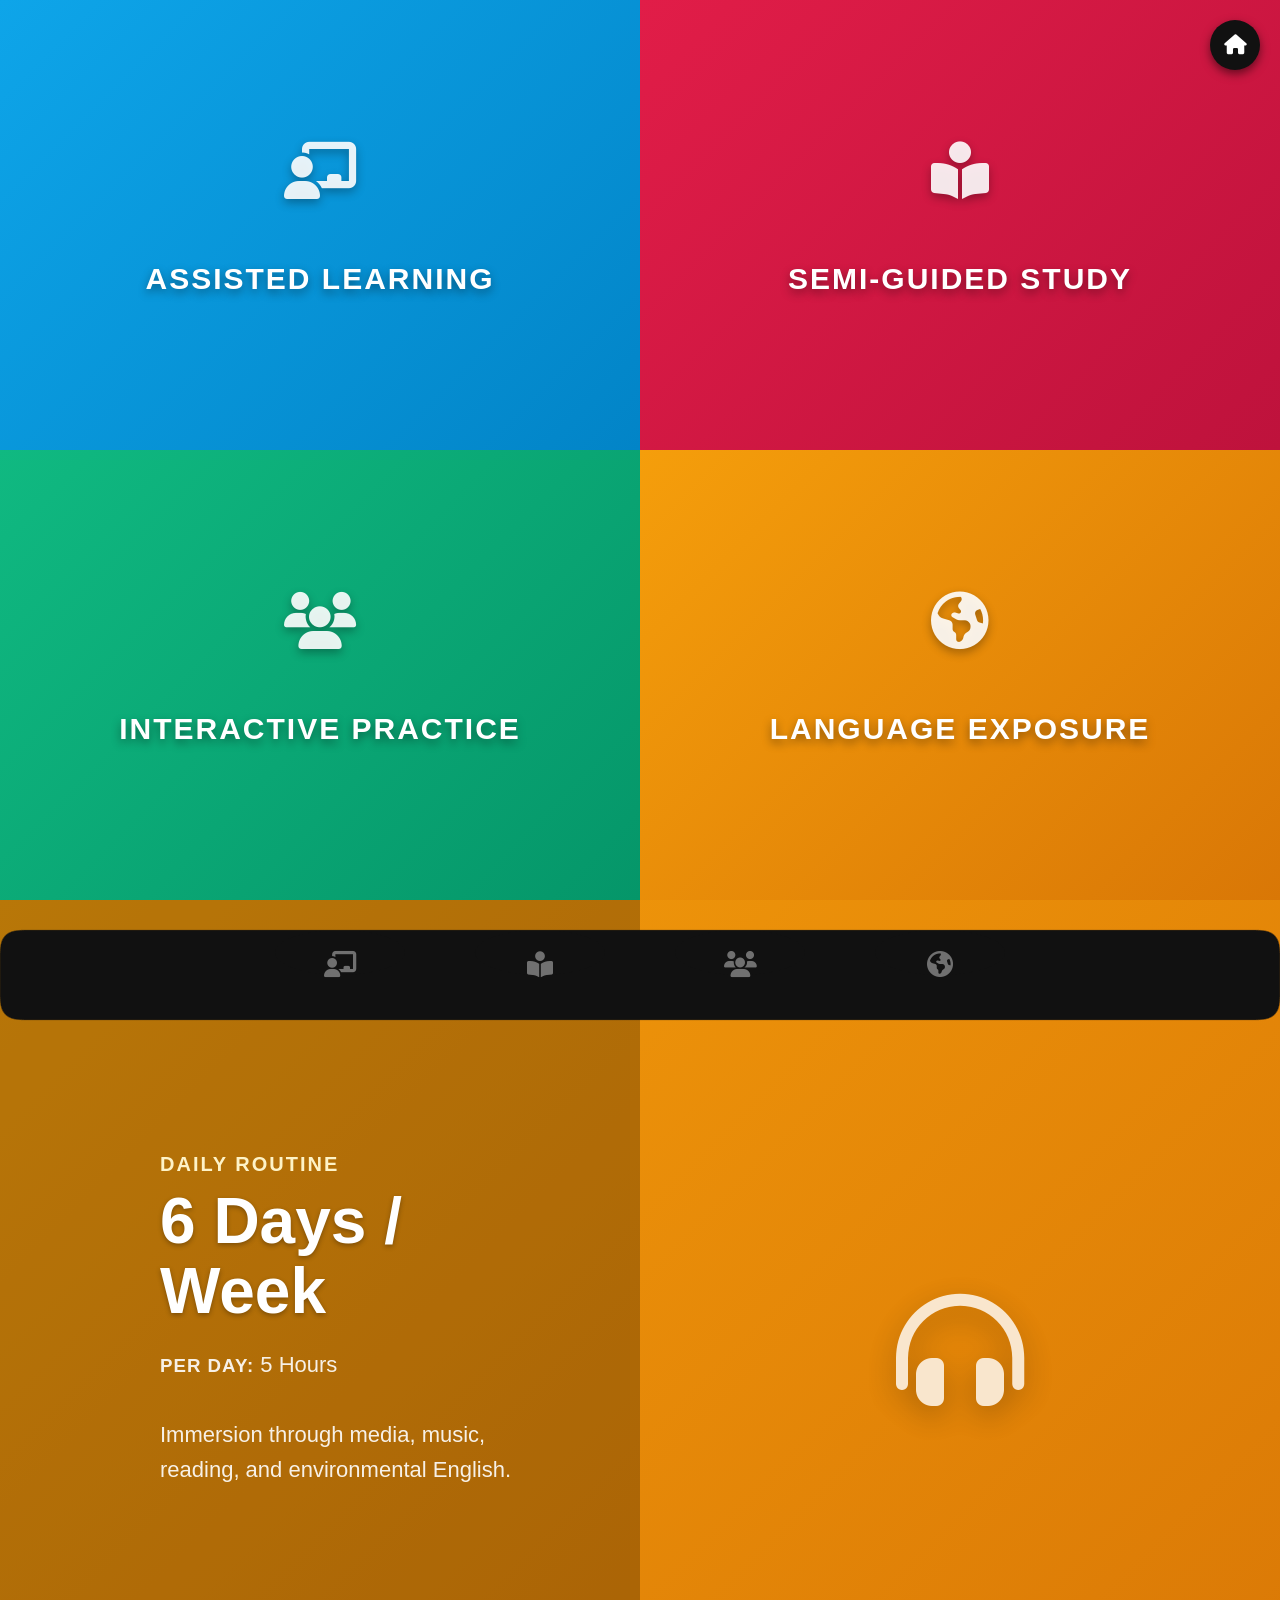
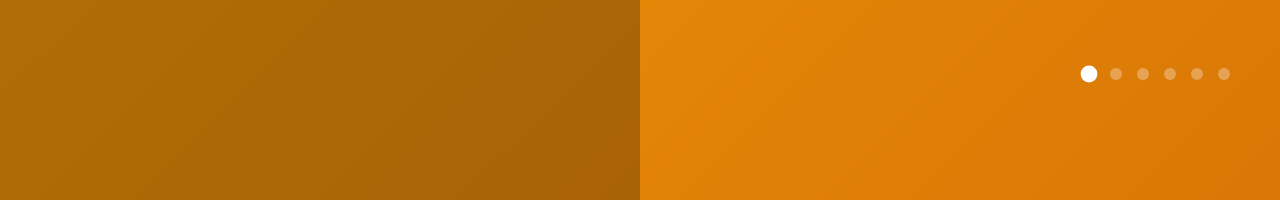
<file: learningprocess/index.html>
<!DOCTYPE html>
<html lang="en">
<head>
  <meta charset="UTF-8">
  <meta name="viewport" content="width=device-width, initial-scale=1.0, maximum-scale=1.0, user-scalable=no">
  <title>Rodd College - English Learning Process</title>
  <link rel="stylesheet" href="https://cdnjs.cloudflare.com/ajax/libs/font-awesome/6.4.0/css/all.min.css">
</head>
<body style="margin: 0; padding: 0; background: #0524a1; overflow: hidden;">

  <main id="cd-main" class="bg-mainBg">
    <style>
      /* --- GLOBAL STYLES & PHYSICS --- */
      :root {
        --c1: linear-gradient(135deg, #0ea5e9, #0284c7); /* Assisted Learning (Blue) */
        --c2: linear-gradient(135deg, #e11d48, #be123c); /* Semi-Guided Study (Red) */
        --c3: linear-gradient(135deg, #10b981, #059669); /* Interactive Practice (Green) */
        --c4: linear-gradient(135deg, #f59e0b, #d97706); /* Language Exposure (Yellow) */
        --nav-bg: #111; 
      }
      
      html, body { 
        margin: 0; padding: 0; background: #0524a1; overflow: hidden;
        height: 100vh; height: 100dvh; height: -webkit-fill-available;
        font-family: 'Segoe UI', Tahoma, Geneva, Verdana, sans-serif; 
        color: white; 
        overscroll-behavior: none; touch-action: none; 
        user-select: none; -webkit-user-select: none;
        -webkit-tap-highlight-color: transparent; 
      }
      * { box-sizing: border-box; }

      /* --- THE SEAMLESS BLUE SPACE BACKGROUND --- */
      .bg-mainBg {
        position: absolute; inset: 0; width: 100%; height: 100%;
        background-color: #0524a1;
        background-image: 
          radial-gradient(1.5px 1.5px at 20px 30px, rgba(255,255,255,0.4), rgba(0,0,0,0)),
          radial-gradient(1.5px 1.5px at 80px 150px, rgba(255,255,255,0.3), rgba(0,0,0,0)),
          radial-gradient(2px 2px at 190px 40px, rgba(255,255,255,0.5), rgba(0,0,0,0)),
          radial-gradient(1px 1px at 250px 120px, rgba(255,255,255,0.2), rgba(0,0,0,0)),
          radial-gradient(2px 2px at 320px 80px, rgba(255,255,255,0.4), rgba(0,0,0,0)),
          radial-gradient(circle at center, #1b5cd4 0%, #0829a6 60%, #03135c 100%);
        background-repeat: repeat, repeat, repeat, repeat, repeat, no-repeat;
        background-size: 150px 150px, 200px 200px, 250px 250px, 300px 300px, 350px 350px, 100% 100%;
      }
      
      a, .close-btn, .slider-dot, .bottom-nav-item, .circular-menu, .quadrant { cursor: pointer; }

      /* --- TOP RIGHT CIRCULAR MENU --- */
      .circular-menu { position: fixed; top: 20px; right: 20px; z-index: 1000; }
      .circular-menu .floating-btn {
        display: block; width: 50px; height: 50px; border-radius: 50%;
        background-color: #111; box-shadow: 0 4px 10px rgba(0, 0, 0, 0.5);
        color: #fff; text-align: center; line-height: 50px;
        outline: 0; font-size: 20px; transition: all 0.3s ease;
      }
      .circular-menu.active .floating-btn { box-shadow: inset 0 0 3px rgba(0, 0, 0, 0.5); transform: scale(0.95); }
      .circular-menu .items-wrapper { padding: 0; margin: 0; }
      .circular-menu .menu-item {
        position: absolute; top: 5px; right: 5px; z-index: -1; display: block;
        text-decoration: none; color: #fff; font-size: 18px; width: 40px; height: 40px;
        border-radius: 50%; text-align: center; line-height: 40px; background-color: rgba(0,0,0,0.7);
        transition: transform 0.3s cubic-bezier(0.4, 0, 0.2, 1), background 0.2s ease, color 0.2s;
      }
      .circular-menu .menu-item:hover { background-color: #fff; color: #000; }
      .circular-menu.active .menu-item:nth-child(1) { transform: translate3d(-6em, 0, 0); }
      .circular-menu.active .menu-item:nth-child(2) { transform: translate3d(-5.2em, 3em, 0); }
      .circular-menu.active .menu-item:nth-child(3) { transform: translate3d(-3em, 5.2em, 0); }
      .circular-menu.active .menu-item:nth-child(4) { transform: translate3d(0, 6em, 0); }

      /* --- FULLPAGE SLIDING ENGINE --- */
      .page {
        position: absolute; top: 0; left: 0; width: 100vw; height: 100%;
        overflow: hidden; z-index: 1;
        transform: translateY(100%);
        transition: transform 0.8s cubic-bezier(0.4, 0, 0.2, 1);
        will-change: transform; 
      }
      .page.active { transform: translateY(0); z-index: 20; }
      .page.hidden-top { transform: translateY(-100%); z-index: 10; }
      .page.hidden-bottom { transform: translateY(100%); z-index: 10; }

      /* --- PAGE 0: GRID VIEW --- */
      #page-0 { background: transparent; }
      .quadrant {
        position: absolute; width: 50%; height: 50%; overflow: hidden;
        transition: filter 0.5s ease, transform 0.5s cubic-bezier(0.25, 0.46, 0.45, 0.94);
      }
      .q1 { top: 0; left: 0; background: var(--c1); transform-origin: top left; }
      .q2 { top: 0; left: 50%; background: var(--c2); transform-origin: top right; }
      .q3 { top: 50%; left: 0; background: var(--c3); transform-origin: bottom left; }
      .q4 { top: 50%; left: 50%; background: var(--c4); transform-origin: bottom right; }

      @media (hover: hover) {
        #page-0:hover .quadrant:not(:hover) { filter: brightness(0.4) grayscale(50%); transform: scale(0.98); z-index: 1; }
        .quadrant:hover { transform: scale(1.05); z-index: 30; box-shadow: 0 0 50px rgba(0,0,0,0.8); border-radius: 8px; }
        .quadrant:hover .main-icon { transform: translate(-50%, calc(-50% - 15px)) scale(1.1); filter: drop-shadow(0 10px 15px rgba(0,0,0,0.5)); }
        .quadrant:hover h2 { transform: translate(-50%, calc(-50% - 15px)) scale(1.05); text-shadow: 0 10px 20px rgba(0,0,0,0.6); }
        .quadrant:hover .hint-text { opacity: 1; transform: translate(-50%, 0); }
      }

      .main-icon {
        position: absolute; top: 38%; left: 50%; transform: translate(-50%, -50%);
        font-size: clamp(30px, 4.5vw, 80px); color: rgba(255, 255, 255, 0.9); z-index: 2;
        transition: transform 0.4s ease, filter 0.4s ease; text-shadow: 0 4px 10px rgba(0,0,0,0.3);
      }
      .quadrant h2 { 
        font-size: clamp(12px, 2.5vw, 30px); margin: 0; text-transform: uppercase; letter-spacing: 2px; 
        text-shadow: 0 4px 10px rgba(0,0,0,0.4); z-index: 2;
        position: absolute; top: 62%; left: 50%; transform: translate(-50%, -50%);
        width: 90%; text-align: center; transition: transform 0.4s ease, text-shadow 0.4s ease;
      }
      .hint-text {
        position: absolute; bottom: 10%; left: 50%; transform: translate(-50%, 20px);
        opacity: 0; font-size: clamp(9px, 1.2vw, 16px); letter-spacing: 4px; text-transform: uppercase; font-weight: bold; 
        color: rgba(255,255,255,0.8); transition: all 0.4s ease; z-index: 2; text-align: center; width: 100%;
      }

      #page-1 { background: var(--c1); }
      #page-2 { background: var(--c2); }
      #page-3 { background: var(--c3); }
      #page-4 { background: var(--c4); }

      .close-btn { 
        position: absolute; top: 30px; left: 80px; font-size: 20px; 
        z-index: 101; opacity: 0.7; transition: opacity 0.3s; text-transform: uppercase; letter-spacing: 1px;
        background: rgba(0,0,0,0.3); padding: 10px 20px; border-radius: 30px; border: 1px solid rgba(255,255,255,0.2);
      }
      .close-btn:hover { opacity: 1; background: rgba(0,0,0,0.6); }

      /* --- UNIFIED SLIDER STYLES --- */
      .content-block { padding: 80px 80px 140px 160px; display: flex; flex-direction: column; justify-content: center; align-items: flex-start; text-align: left; height: 100%; }
      .content-block h3 { font-size: clamp(14px, 2vw, 20px); text-transform: uppercase; letter-spacing: 2px; margin: 0 0 10px 0; }
      .content-block h1 { font-size: clamp(32px, 5vw, 65px); margin: 0 0 20px 0; text-shadow: 0 2px 5px rgba(0,0,0,0.3); line-height: 1.1; }
      .content-block p { font-size: clamp(16px, 2vw, 22px); line-height: 1.6; opacity: 0.9; max-width: 600px; margin: 0; }
      .content-block p strong { color: rgba(255,255,255,1); letter-spacing: 1px; text-transform: uppercase; font-size: 0.85em; }

      .split-container { display: flex; width: 100%; height: 100%; }
      .split-left { width: 50%; height: 100%; background: rgba(0,0,0,0.25); position: relative; overflow: hidden; }
      .split-right { width: 50%; height: 100%; background: transparent; display: flex; align-items: center; justify-content: center; position: relative; }
      .split-icon { font-size: clamp(80px, 10vw, 150px); opacity: 0.8; text-shadow: 0 10px 30px rgba(0,0,0,0.3); transition: all 0.3s; }
      
      .slider-container { width: 100%; height: 100%; position: relative; }
      .slide { position: absolute; top: 0; left: 0; width: 100%; height: 100%; display: flex; opacity: 0; transition: opacity 0.6s; pointer-events: none; }
      .slide.active { opacity: 1; pointer-events: auto; }
      .slider-nav { position: absolute; bottom: 120px; right: 50px; display: flex; gap: 15px; z-index: 10; }
      .slider-dot { width: 12px; height: 12px; background: rgba(255,255,255,0.3); border-radius: 50%; transition: 0.3s; }
      .slider-dot.active, .slider-dot:hover { background: white; transform: scale(1.4); }

      /* --- PAGE SPECIFIC HIGHLIGHT COLORS --- */
      #page-1 .content-block h3 { color: #e0f2fe; } /* Blue Text */
      #page-2 .content-block h3 { color: #ffe4e6; } /* Red Text */
      #page-3 .content-block h3 { color: #d1fae5; } /* Green Text */
      #page-4 .content-block h3 { color: #fef3c7; } /* Yellow Text */

      /* --- SIDE DOTS NAV --- */
      .global-nav-tracker {
        position: fixed; top: 50%; left: 30px; transform: translateY(-50%); z-index: 105;
        display: flex; flex-direction: column; align-items: center; gap: 15px;
        opacity: 0; pointer-events: none; transition: opacity 0.5s;
      }
      body.in-section .global-nav-tracker { opacity: 1; pointer-events: auto; }
      .g-nav-arrow { font-size: 20px; color: rgba(255,255,255,0.5); cursor: pointer; transition: 0.3s; padding: 10px; }
      .g-nav-arrow:hover { color: white; transform: scale(1.2); }
      .g-nav-dot { width: 12px; height: 12px; background: rgba(255,255,255,0.3); border-radius: 50%; cursor: pointer; transition: 0.3s; position: relative; }
      .g-nav-dot:hover { background: rgba(255,255,255,0.7); }
      .g-nav-dot.active { background: white; transform: scale(1.5); box-shadow: 0 0 10px rgba(255,255,255,0.5); }
      .g-nav-dot::after {
        content: attr(data-label); position: absolute; left: 25px; top: 50%; transform: translateY(-50%);
        background: rgba(0,0,0,0.8); padding: 5px 10px; border-radius: 4px; font-size: 12px;
        white-space: nowrap; opacity: 0; pointer-events: none; transition: 0.3s; letter-spacing: 1px;
      }
      .g-nav-dot:hover::after { opacity: 1; left: 30px; }

      /* --- GOOEY BOTTOM NAV --- */
      .bottom-nav-container {
        position: fixed; bottom: -120px; left: 0; width: 100%; z-index: 1000;
        transition: bottom 0.6s cubic-bezier(0.4, 0, 0.2, 1); transform: translateZ(0); 
      }
      body.in-section .bottom-nav-container { bottom: 0; }
      .bottom-nav {
        background: var(--nav-bg); height: 90px; width: 100%;
        filter: url("#fancy-goo"); display: flex; align-items: center; transition: background 0.6s ease;
      }
      .bottom-nav ul { display: flex; width: 100%; height: 100%; max-width: 800px; margin: 0 auto; list-style: none; padding: 0; }
      .bottom-nav ul li { flex: 1; height: 100%; display: flex; justify-content: center; align-items: center; cursor: pointer; position: relative; }
      .bottom-nav-item { position: relative; z-index: 10; text-align: center; width: 100%; transition: all 0.4s; }
      .bottom-nav ul li i { font-size: 26px; color: rgba(255,255,255,0.4); display: block; margin-bottom: 5px; transition: all 0.4s; }
      .bottom-nav ul li span { font-size: 13px; font-weight: 600; color: rgba(255,255,255,0.4); display: block; opacity: 0; transform: translateY(10px); transition: all 0.4s; }
      
      .bottom-nav ul li:after {
        content: ''; position: absolute; width: 65%; height: 50%; background: var(--nav-bg);
        border-radius: 100%; top: 0; left: 0; right: 0; margin: 0 auto; z-index: 0;
        transition: all 0.5s cubic-bezier(0.4, 0, 0.2, 1), background 0.6s ease;
      }
      .bottom-nav ul li:hover:after { transform: translate3d(0, -15%, 0); }
      .bottom-nav ul li.active:after { transform: translate3d(0, -38%, 0); }
      .bottom-nav ul li.active .bottom-nav-item { transform: translate3d(0, -20px, 0); }
      .bottom-nav ul li.active i { color: #fff; transform: scale(1.1); }
      .bottom-nav ul li.active span { color: #fff; opacity: 1; transform: translateY(2px); }
      .bottom-nav ul li:hover i { color: rgba(255,255,255,0.8); }

      /* --- MOBILE RESPONSIVE MEDIA QUERIES --- */
      @media (max-width: 992px) {
        .content-block { padding: 80px 40px 140px 100px; }
        .close-btn { left: 40px; }
      }

      @media (max-width: 768px) {
        .main-icon { top: 35%; }
        .quadrant h2 { top: 65%; line-height: 1.3; }
        .global-nav-tracker { display: none !important; } 
        .close-btn { top: 20px; left: 20px; font-size: 14px; padding: 8px 15px; z-index: 105; }
        .split-container, .slider-container { display: block; position: relative; }
        .split-left { width: 100%; height: 100%; background: transparent; z-index: 2; }
        .split-right { position: absolute; top: 0; left: 0; width: 100%; height: 100%; z-index: 1; pointer-events: none; }
        .split-icon { font-size: 150px; opacity: 0.08; margin-top: 88%; }
        .content-block { padding: 130px 25px 140px 25px; justify-content: flex-start; align-items: flex-start; text-align: left; }
        .slider-nav { right: auto; left: 50%; transform: translateX(-50%); bottom: 120px; }
      }

      @media (max-width: 480px) {
        .circular-menu { top: 15px; right: 15px; }
        .circular-menu .floating-btn { line-height: 45px; }
        .bottom-nav { height: 75px; }
        .bottom-nav-container { bottom: -100px; }
        .bottom-nav ul li i { font-size: 22px; }
        .bottom-nav ul li span { font-size: 10px; }
        .bottom-nav ul li:after { width: 50px; height: 40px; }
        .bottom-nav ul li.active .bottom-nav-item { transform: translate3d(0, -15px, 0); }
      }
    </style>

    <div id="circularMenu" class="circular-menu">
      <a class="floating-btn" onclick="document.getElementById('circularMenu').classList.toggle('active'); event.stopPropagation();">
        <i id="main-menu-icon" class="fa-solid fa-house"></i>
      </a>
      <menu class="items-wrapper">
        <a class="menu-item" onclick="jumpToSection(1); event.stopPropagation();" title="Assisted Learning"><i class="fa-solid fa-chalkboard-user"></i></a>
        <a class="menu-item" onclick="jumpToSection(2); event.stopPropagation();" title="Guided Study"><i class="fa-solid fa-book-reader"></i></a>
        <a class="menu-item" onclick="jumpToSection(3); event.stopPropagation();" title="Interactive Practice"><i class="fa-solid fa-users"></i></a>
        <a class="menu-item" onclick="jumpToSection(4); event.stopPropagation();" title="Exposure"><i class="fa-solid fa-earth-americas"></i></a>
      </menu>
    </div>

    <div id="app-container">
      <div class="page active" id="page-0">
        <div class="quadrant q1" onclick="handleSectionClick(event, 1)">
          <i class="fa-solid fa-chalkboard-user main-icon"></i>
          <h2>Assisted Learning</h2>
          <div class="hint-text">192 Total Hours</div>
        </div>
        <div class="quadrant q2" onclick="handleSectionClick(event, 2)">
          <i class="fa-solid fa-book-reader main-icon"></i>
          <h2>Semi-Guided Study</h2>
          <div class="hint-text">96 Total Hours</div>
        </div>
        <div class="quadrant q3" onclick="handleSectionClick(event, 3)">
          <i class="fa-solid fa-users main-icon"></i>
          <h2>Interactive Practice</h2>
          <div class="hint-text">480 Total Hours</div>
        </div>
        <div class="quadrant q4" onclick="handleSectionClick(event, 4)">
          <i class="fa-solid fa-earth-americas main-icon"></i>
          <h2>Language Exposure</h2>
          <div class="hint-text">2232 Total Hours</div>
        </div>
      </div>

      <div class="page hidden-bottom" id="page-1" onclick="handleSectionClick(event, 1)">
        <div class="close-btn" onclick="jumpToSection(0)"><i class="fa-solid fa-house"></i></div>
        <div class="slider-container">
          <div class="slide active">
            <div class="split-left content-block">
              <h3>Daily Routine</h3>
              <h1>3 Days / Week</h1>
              <p><strong>Per Day:</strong> 1.5 Hours<br><br>Direct instructional time to build fundamental grammar and phonetic understanding.</p>
            </div>
            <div class="split-right"><i class="fa-solid fa-calendar-day split-icon"></i></div>
          </div>
          <div class="slide">
            <div class="split-left content-block">
              <h3>Weekly Commitment</h3>
              <h1>4.5 Hours</h1>
              <p>Total guided learning time accumulated over the course of a standard week.</p>
            </div>
            <div class="split-right"><i class="fa-solid fa-calendar-week split-icon"></i></div>
          </div>
          <div class="slide">
            <div class="split-left content-block">
              <h3>Monthly Breakdown</h3>
              <h1>18 Hours / Month</h1>
              <p><strong>Active Months:</strong> 8 Months per year.<br><br>Consistent monthly pacing designed to prevent cognitive overload.</p>
            </div>
            <div class="split-right"><i class="fa-solid fa-calendar-days split-icon"></i></div>
          </div>
          <div class="slide">
            <div class="split-left content-block">
              <h3>Annual Projection</h3>
              <h1>144 Hours</h1>
              <p>Total hours of assisted instruction completed within a single academic year.</p>
            </div>
            <div class="split-right"><i class="fa-solid fa-chart-line split-icon"></i></div>
          </div>
          <div class="slide">
            <div class="split-left content-block">
              <h3>Program Duration</h3>
              <h1>1.5 Years</h1>
              <p>The total duration established for the complete English Learning Process cycle.</p>
            </div>
            <div class="split-right"><i class="fa-solid fa-hourglass-half split-icon"></i></div>
          </div>
          <div class="slide">
            <div class="split-left content-block">
              <h3>Total Impact</h3>
              <h1>192 Hours</h1>
              <p><strong>Percentage:</strong> 6.4% of total learning.<br><br>The final sum of assisted learning required for fluency.</p>
            </div>
            <div class="split-right"><i class="fa-solid fa-chart-pie split-icon"></i></div>
          </div>
          <div class="slider-nav">
            <div class="slider-dot active" onclick="changeSlide(1)"></div>
            <div class="slider-dot" onclick="changeSlide(2)"></div>
            <div class="slider-dot" onclick="changeSlide(3)"></div>
            <div class="slider-dot" onclick="changeSlide(4)"></div>
            <div class="slider-dot" onclick="changeSlide(5)"></div>
            <div class="slider-dot" onclick="changeSlide(6)"></div>
          </div>
        </div>
      </div>

      <div class="page hidden-bottom" id="page-2" onclick="handleSectionClick(event, 2)">
        <div class="close-btn" onclick="jumpToSection(0)"><i class="fa-solid fa-house"></i></div>
        <div class="slider-container">
          <div class="slide active">
            <div class="split-left content-block">
              <h3>Daily Routine</h3>
              <h1>4 Days / Week</h1>
              <p><strong>Per Day:</strong> 30 Minutes<br><br>Short, focused bursts of autonomous review and assignment completion.</p>
            </div>
            <div class="split-right"><i class="fa-solid fa-stopwatch split-icon"></i></div>
          </div>
          <div class="slide">
            <div class="split-left content-block">
              <h3>Weekly Commitment</h3>
              <h1>2 Hours</h1>
              <p>Total time spent consolidating and reviewing the material learned during assisted sessions.</p>
            </div>
            <div class="split-right"><i class="fa-solid fa-list-check split-icon"></i></div>
          </div>
          <div class="slide">
            <div class="split-left content-block">
              <h3>Monthly Breakdown</h3>
              <h1>8 Hours / Month</h1>
              <p><strong>Active Months:</strong> 8 Months per year.<br><br>The monthly requirement for independent curriculum reinforcement.</p>
            </div>
            <div class="split-right"><i class="fa-solid fa-swatchbook split-icon"></i></div>
          </div>
          <div class="slide">
            <div class="split-left content-block">
              <h3>Annual Projection</h3>
              <h1>64 Hours</h1>
              <p>Total independent study hours logged across the span of one year.</p>
            </div>
            <div class="split-right"><i class="fa-solid fa-stairs split-icon"></i></div>
          </div>
          <div class="slide">
            <div class="split-left content-block">
              <h3>Program Duration</h3>
              <h1>1.5 Years</h1>
              <p>The total duration established for the complete English Learning Process cycle.</p>
            </div>
            <div class="split-right"><i class="fa-solid fa-hourglass-half split-icon"></i></div>
          </div>
          <div class="slide">
            <div class="split-left content-block">
              <h3>Total Impact</h3>
              <h1>96 Hours</h1>
              <p><strong>Percentage:</strong> 3.2% of total learning.<br><br>The foundational self-study block necessary to anchor new concepts.</p>
            </div>
            <div class="split-right"><i class="fa-solid fa-bullseye split-icon"></i></div>
          </div>
          <div class="slider-nav">
            <div class="slider-dot active" onclick="changeSlide(1)"></div>
            <div class="slider-dot" onclick="changeSlide(2)"></div>
            <div class="slider-dot" onclick="changeSlide(3)"></div>
            <div class="slider-dot" onclick="changeSlide(4)"></div>
            <div class="slider-dot" onclick="changeSlide(5)"></div>
            <div class="slider-dot" onclick="changeSlide(6)"></div>
          </div>
        </div>
      </div>

      <div class="page hidden-bottom" id="page-3" onclick="handleSectionClick(event, 3)">
        <div class="close-btn" onclick="jumpToSection(0)"><i class="fa-solid fa-house"></i></div>
        <div class="slider-container">
          <div class="slide active">
            <div class="split-left content-block">
              <h3>Daily Routine</h3>
              <h1>4 Days / Week</h1>
              <p><strong>Per Day:</strong> 2 Hours<br><br>Active engagement in conversations, roleplays, and dynamic language application.</p>
            </div>
            <div class="split-right"><i class="fa-solid fa-comments split-icon"></i></div>
          </div>
          <div class="slide">
            <div class="split-left content-block">
              <h3>Weekly Commitment</h3>
              <h1>8 Hours</h1>
              <p>A significant weekly investment to move language from passive knowledge to active skill.</p>
            </div>
            <div class="split-right"><i class="fa-solid fa-handshake-angle split-icon"></i></div>
          </div>
          <div class="slide">
            <div class="split-left content-block">
              <h3>Monthly Breakdown</h3>
              <h1>32 Hours / Month</h1>
              <p><strong>Active Months:</strong> 10 Months per year.<br><br>Extended practice schedules to ensure sustained conversational momentum.</p>
            </div>
            <div class="split-right"><i class="fa-solid fa-people-arrows split-icon"></i></div>
          </div>
          <div class="slide">
            <div class="split-left content-block">
              <h3>Annual Projection</h3>
              <h1>320 Hours</h1>
              <p>A full year of active social interaction and conversational trial-and-error.</p>
            </div>
            <div class="split-right"><i class="fa-solid fa-tower-broadcast split-icon"></i></div>
          </div>
          <div class="slide">
            <div class="split-left content-block">
              <h3>Program Duration</h3>
              <h1>1.5 Years</h1>
              <p>The total duration established for the complete English Learning Process cycle.</p>
            </div>
            <div class="split-right"><i class="fa-solid fa-hourglass-half split-icon"></i></div>
          </div>
          <div class="slide">
            <div class="split-left content-block">
              <h3>Total Impact</h3>
              <h1>480 Hours</h1>
              <p><strong>Percentage:</strong> 16.0% of total learning.<br><br>The crucial bridge between textbook theory and real-world fluency.</p>
            </div>
            <div class="split-right"><i class="fa-solid fa-puzzle-piece split-icon"></i></div>
          </div>
          <div class="slider-nav">
            <div class="slider-dot active" onclick="changeSlide(1)"></div>
            <div class="slider-dot" onclick="changeSlide(2)"></div>
            <div class="slider-dot" onclick="changeSlide(3)"></div>
            <div class="slider-dot" onclick="changeSlide(4)"></div>
            <div class="slider-dot" onclick="changeSlide(5)"></div>
            <div class="slider-dot" onclick="changeSlide(6)"></div>
          </div>
        </div>
      </div>

      <div class="page hidden-bottom" id="page-4" onclick="handleSectionClick(event, 4)">
        <div class="close-btn" onclick="jumpToSection(0)"><i class="fa-solid fa-house"></i></div>
        <div class="slider-container">
          <div class="slide active">
            <div class="split-left content-block">
              <h3>Daily Routine</h3>
              <h1>6 Days / Week</h1>
              <p><strong>Per Day:</strong> 5 Hours<br><br>Immersion through media, music, reading, and environmental English.</p>
            </div>
            <div class="split-right"><i class="fa-solid fa-headphones-simple split-icon"></i></div>
          </div>
          <div class="slide">
            <div class="split-left content-block">
              <h3>Weekly Commitment</h3>
              <h1>30 Hours</h1>
              <p>Massive, passive input conditioning the brain to the natural rhythm and syntax of the language.</p>
            </div>
            <div class="split-right"><i class="fa-solid fa-radio split-icon"></i></div>
          </div>
          <div class="slide">
            <div class="split-left content-block">
              <h3>Monthly Breakdown</h3>
              <h1>120 Hours / Month</h1>
              <p><strong>Active Months:</strong> 12 Months per year.<br><br>Constant, year-round exposure that never turns off.</p>
            </div>
            <div class="split-right"><i class="fa-solid fa-music split-icon"></i></div>
          </div>
          <div class="slide">
            <div class="split-left content-block">
              <h3>Annual Projection</h3>
              <h1>1395 Hours</h1>
              <p>The vast majority of language acquisition happens naturally over these exposure hours.</p>
            </div>
            <div class="split-right"><i class="fa-solid fa-globe split-icon"></i></div>
          </div>
          <div class="slide">
            <div class="split-left content-block">
              <h3>Program Duration</h3>
              <h1>1.5 Years</h1>
              <p>The total duration established for the complete English Learning Process cycle.</p>
            </div>
            <div class="split-right"><i class="fa-solid fa-hourglass-half split-icon"></i></div>
          </div>
          <div class="slide">
            <div class="split-left content-block">
              <h3>Total Impact</h3>
              <h1>2232 Hours</h1>
              <p><strong>Percentage:</strong> 74.4% of total learning.<br><br>The massive foundation required to achieve true 3000-hour mastery.</p>
            </div>
            <div class="split-right"><i class="fa-solid fa-mountain-sun split-icon"></i></div>
          </div>
          <div class="slider-nav">
            <div class="slider-dot active" onclick="changeSlide(1)"></div>
            <div class="slider-dot" onclick="changeSlide(2)"></div>
            <div class="slider-dot" onclick="changeSlide(3)"></div>
            <div class="slider-dot" onclick="changeSlide(4)"></div>
            <div class="slider-dot" onclick="changeSlide(5)"></div>
            <div class="slider-dot" onclick="changeSlide(6)"></div>
          </div>
        </div>
      </div>
    </div> 

    <div class="global-nav-tracker">
      <div class="g-nav-arrow" onclick="navScroll(-1)"><i class="fa-solid fa-chevron-up"></i></div>
      <div class="g-nav-dot active" id="g-dot-1" data-label="Assisted" onclick="jumpToSection(1)"></div>
      <div class="g-nav-dot" id="g-dot-2" data-label="Guided Study" onclick="jumpToSection(2)"></div>
      <div class="g-nav-dot" id="g-dot-3" data-label="Interactive" onclick="jumpToSection(3)"></div>
      <div class="g-nav-dot" id="g-dot-4" data-label="Exposure" onclick="jumpToSection(4)"></div>
      <div class="g-nav-arrow" onclick="navScroll(1)"><i class="fa-solid fa-chevron-down"></i></div>
    </div>

    <div class="bottom-nav-container">
      <div class="bottom-nav">
        <ul id="gooey-menu">
          <li onclick="jumpToSection(1)"><div class="bottom-nav-item"><i class="fa-solid fa-chalkboard-user"></i><span>Assisted</span></div></li>
          <li onclick="jumpToSection(2)"><div class="bottom-nav-item"><i class="fa-solid fa-book-reader"></i><span>Study</span></div></li>
          <li onclick="jumpToSection(3)"><div class="bottom-nav-item"><i class="fa-solid fa-users"></i><span>Interactive</span></div></li>
          <li onclick="jumpToSection(4)"><div class="bottom-nav-item"><i class="fa-solid fa-earth-americas"></i><span>Exposure</span></div></li>
        </ul>
      </div>
    </div>

    <svg xmlns="http://www.w3.org/2000/svg" version="1.1" style="display:none;">
      <defs>
        <filter id="fancy-goo">
          <feGaussianBlur in="SourceGraphic" stdDeviation="10" result="blur" />
          <feColorMatrix in="blur" mode="matrix" values="1 0 0 0 0  0 1 0 0 0  0 0 1 0 0  0 0 0 19 -9" result="goo" />
          <feComposite in="SourceGraphic" in2="goo" operator="atop"/>
        </filter>
      </defs>
    </svg>

    <script>
      const circularMenu = document.getElementById('circularMenu');
      const menuIcon = document.getElementById('main-menu-icon');
      const gooeyItems = document.querySelectorAll('#gooey-menu li');
      
      const pages = [
        document.getElementById('page-0'), document.getElementById('page-1'),
        document.getElementById('page-2'), document.getElementById('page-3'), document.getElementById('page-4')
      ];
      
      const sectionIcons = ['fa-house', 'fa-chalkboard-user', 'fa-book-reader', 'fa-users', 'fa-earth-americas'];
      const navThemeColors = ['#111', '#0284c7', '#be123c', '#059669', '#d97706']; 

      let currentSection = 0; 
      let isAnimating = false; 
      let currentSlide = 1; 
      const totalSlides = 6; 

      document.addEventListener('click', (e) => {
        if (!circularMenu.contains(e.target) && circularMenu.classList.contains('active')) {
          circularMenu.classList.remove('active');
        }
      });

      window.updateMenuState = function(index) {
        document.body.classList.toggle('in-section', index > 0);
        menuIcon.classList.remove(...sectionIcons);
        menuIcon.classList.add(sectionIcons[index]);
        document.documentElement.style.setProperty('--nav-bg', navThemeColors[index]);

        gooeyItems.forEach((li, i) => li.classList.toggle('active', i === (index - 1)));
        if(index > 0) {
          for(let i=1; i<=4; i++) document.getElementById(`g-dot-${i}`).classList.toggle('active', i === index);
        }
      }

      window.triggerAnimationLock = function() {
        isAnimating = true;
        setTimeout(() => { isAnimating = false; }, 800); 
      }

      window.executeSlide = function(oldIndex, newIndex, dir) {
        const oldPage = pages[oldIndex];
        const newPage = pages[newIndex];
        
        newPage.style.transition = 'none';
        if (dir === 1) newPage.className = 'page hidden-bottom'; 
        else newPage.className = 'page hidden-top'; 
        void newPage.offsetWidth; 
        
        newPage.style.transition = 'transform 0.8s cubic-bezier(0.4, 0, 0.2, 1)';
        oldPage.style.transition = 'transform 0.8s cubic-bezier(0.4, 0, 0.2, 1)';
        
        if (dir === 1) oldPage.className = 'page hidden-top'; 
        else oldPage.className = 'page hidden-bottom'; 
        
        newPage.className = 'page active';
        currentSection = newIndex;
        updateMenuState(currentSection);

        if (currentSection !== 0) {
          changeSlide(1);
        }
      }

      window.openSection = function(index) {
        if (currentSection === index || isAnimating) return;
        triggerAnimationLock();
        executeSlide(currentSection, index, 1); 
      }

      window.jumpToSection = function(index) {
        if (currentSection === index || isAnimating) return;
        triggerAnimationLock();
        let dir = index > currentSection ? 1 : -1;
        if (currentSection === 0 && index === 4) dir = -1; 
        if (currentSection === 4 && index === 0) dir = 1;  
        executeSlide(currentSection, index, dir);
      }

      window.navScroll = function(direction) {
        if (isAnimating) return;
        let nextIndex = currentSection + direction;
        if (nextIndex > 4) nextIndex = 0;
        if (nextIndex < 0) nextIndex = 4;
        triggerAnimationLock();
        executeSlide(currentSection, nextIndex, direction);
      }

      function isInteractiveTarget(target) {
        if (!target || typeof target.closest !== 'function') return false;
        const ignore = ['slider-dot', 'floating-btn', 'menu-item', 'close-btn', 'g-nav-dot', 'g-nav-arrow', 'bottom-nav-item', 'circular-menu'];
        return ignore.some(cls => target.closest('.' + cls));
      }

      window.changeSlide = function(slideIndex) {
        currentSlide = slideIndex;
        const activePage = pages[currentSection];
        if (!activePage) return;

        activePage.querySelectorAll('.slider-dot').forEach((dot, index) => dot.classList.toggle('active', index === (slideIndex - 1)));
        activePage.querySelectorAll('.slide').forEach((slide, index) => slide.classList.toggle('active', index === (slideIndex - 1)));
      }

      window.handleSectionClick = function(event, index) {
        if (currentSection === 0) {
          openSection(index);
        } else if (currentSection === index && !isAnimating) {
          if (!isInteractiveTarget(event.target)) {
            changeSlide(currentSlide >= totalSlides ? 1 : currentSlide + 1);
          }
        }
      }

      let touchStartX = 0;
      let touchStartY = 0;

      window.addEventListener('touchstart', (e) => {
        if (isInteractiveTarget(e.target) || isAnimating) return;
        touchStartX = e.changedTouches[0].screenX;
        touchStartY = e.changedTouches[0].screenY;
      }, {passive: false});

      window.addEventListener('touchend', (e) => {
        if (isInteractiveTarget(e.target) || isAnimating) return;
        let touchEndX = e.changedTouches[0].screenX;
        let touchEndY = e.changedTouches[0].screenY;
        
        let dx = touchEndX - touchStartX;
        let dy = touchEndY - touchStartY;
        
        if (Math.max(Math.abs(dx), Math.abs(dy)) > 40) {
          if (Math.abs(dx) > Math.abs(dy)) {
            if (currentSection !== 0) {
              if (dx < 0) { 
                changeSlide(currentSlide >= totalSlides ? 1 : currentSlide + 1);
              } else { 
                changeSlide(currentSlide <= 1 ? totalSlides : currentSlide - 1);
              }
            }
          } else {
            if (dy < 0) navScroll(1);
            else navScroll(-1);
          }
        }
      });

      window.addEventListener('wheel', (e) => {
        if (circularMenu.classList.contains('active')) circularMenu.classList.remove('active');
        if (!isAnimating) {
          if (e.deltaY > 0) navScroll(1);  
          else if (e.deltaY < 0) navScroll(-1); 
        }
      });

      window.addEventListener('keydown', (e) => {
        if (['ArrowDown', 'PageDown', 'ArrowUp', 'PageUp', 'Escape', 'ArrowRight', 'ArrowLeft', 'Enter'].includes(e.key)) {
          if (circularMenu.classList.contains('active')) circularMenu.classList.remove('active');
        }

        if (!isAnimating) {
          if (e.key === 'ArrowDown' || e.key === 'PageDown') navScroll(1); 
          else if (e.key === 'ArrowUp' || e.key === 'PageUp') navScroll(-1); 
          else if (e.key === 'Enter' && currentSection === 0) jumpToSection(1);
          else if (e.key === 'Escape' && currentSection !== 0) jumpToSection(0);
          else if (e.key === 'ArrowRight' && currentSection !== 0) {
            changeSlide(currentSlide >= totalSlides ? 1 : currentSlide + 1);
          }
          else if (e.key === 'ArrowLeft' && currentSection !== 0) {
            changeSlide(currentSlide <= 1 ? totalSlides : currentSlide - 1);
          }
        }
      });
    </script>
  </main>
</body>
</html>
</file>
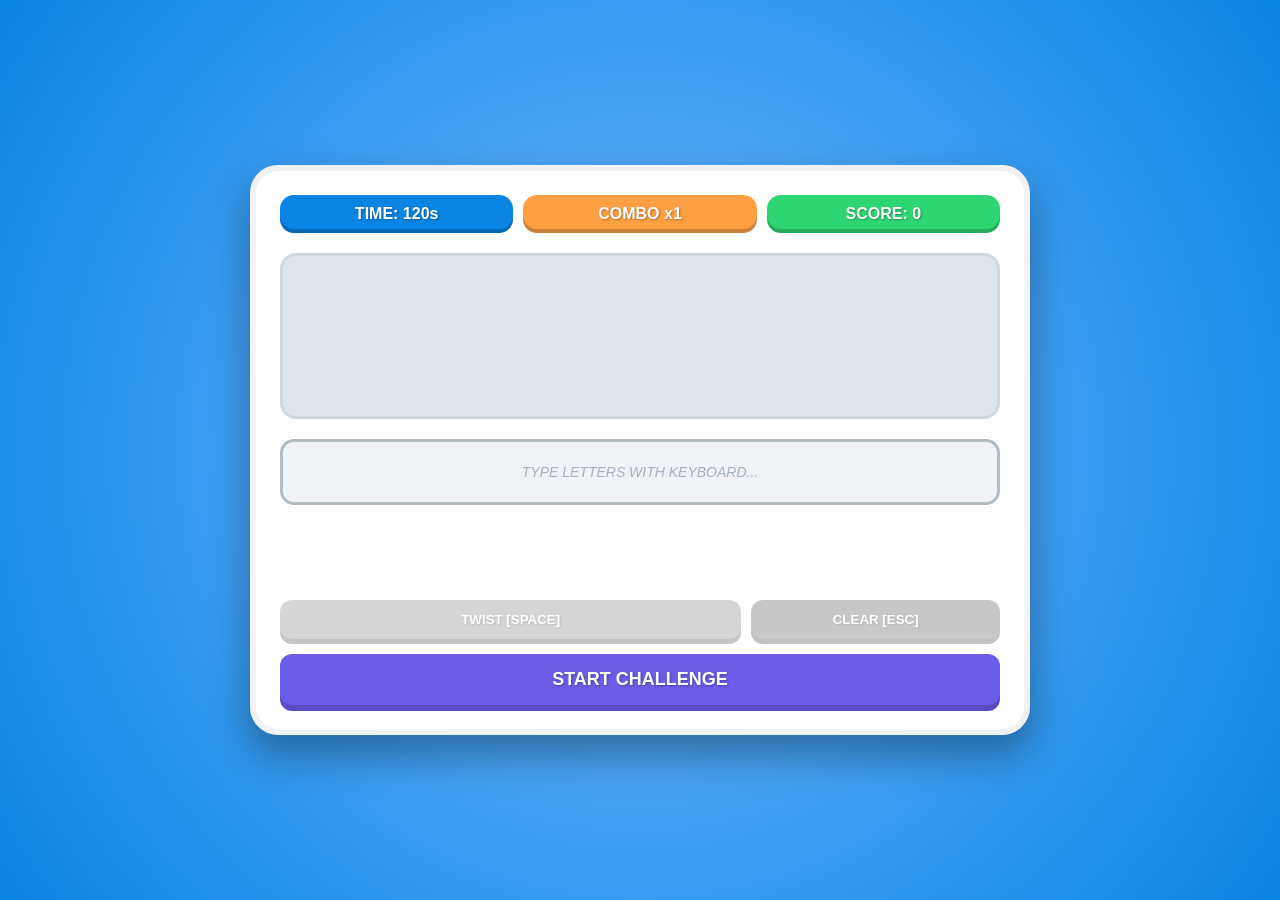
<file: games/words/index.html>
<!DOCTYPE html>
<html lang="en">
<head>
    <meta charset="UTF-8">
    <meta name="viewport" content="width=device-width, initial-scale=1.0">
    <title>Word Challenge Legacy Edition</title>
    <link rel="stylesheet" href="style.css">
</head>
<body>
    <div id="game-card">
        <!-- Playfish Header Layout Panel -->
        <div id="header-hud">
            <div class="hud-item-box bg-blue">TIME: <span id="timer-val">120</span>s</div>
            <div id="combo-meter" class="hud-item-box bg-orange pulse-idle">COMBO x1</div>
            <div class="hud-item-box bg-green">SCORE: <span id="score-val">0</span></div>
        </div>

        <!-- Hidden Anagram Slots Display Arena -->
        <div id="matrix-board"></div>

        <!-- Dynamic Typing Area Display Tray -->
        <div id="typing-tray-row">
            <span class="tray-placeholder">TYPE LETTERS WITH KEYBOARD...</span>
        </div>

        <!-- Interactive Scrambled Letter Tiles Array Pool -->
        <div id="tile-dock-pool"></div>

        <!-- Action Control Center Button Tray -->
        <div id="control-panel-row">
            <button id="btn-twist" class="action-btn orange-btn" disabled>TWIST [SPACE]</button>
            <button id="btn-clear" class="action-btn red-btn" disabled>CLEAR [ESC]</button>
        </div>
        
        <button id="btn-game-trigger" class="action-btn purple-btn">START CHALLENGE</button>

        <!-- Modals and Score Summary Ranks Screen Overlay -->
        <div id="summary-overlay" class="hidden-view">
            <div class="modal-card">
                <h2 class="arcade-title animate-bounce">CHALLENGE OVER</h2>
                <div class="summary-stat-row">FINAL SCORE: <strong id="final-score-txt">0</strong></div>
                <div class="summary-stat-row">VOCABULARY RANK: <span id="badge-rank-title">--</span></div>
                <div id="review-words-box">
                    <h3>WORDS YOU MISSED:</h3>
                    <div id="missed-words-grid"></div>
                </div>
                <button id="btn-modal-close" class="action-btn purple-btn">PLAY AGAIN</button>
            </div>
        </div>
    </div>
    <script src="words.js"></script>
    <script src="game.js"></script>
</body>
</html>
</file>
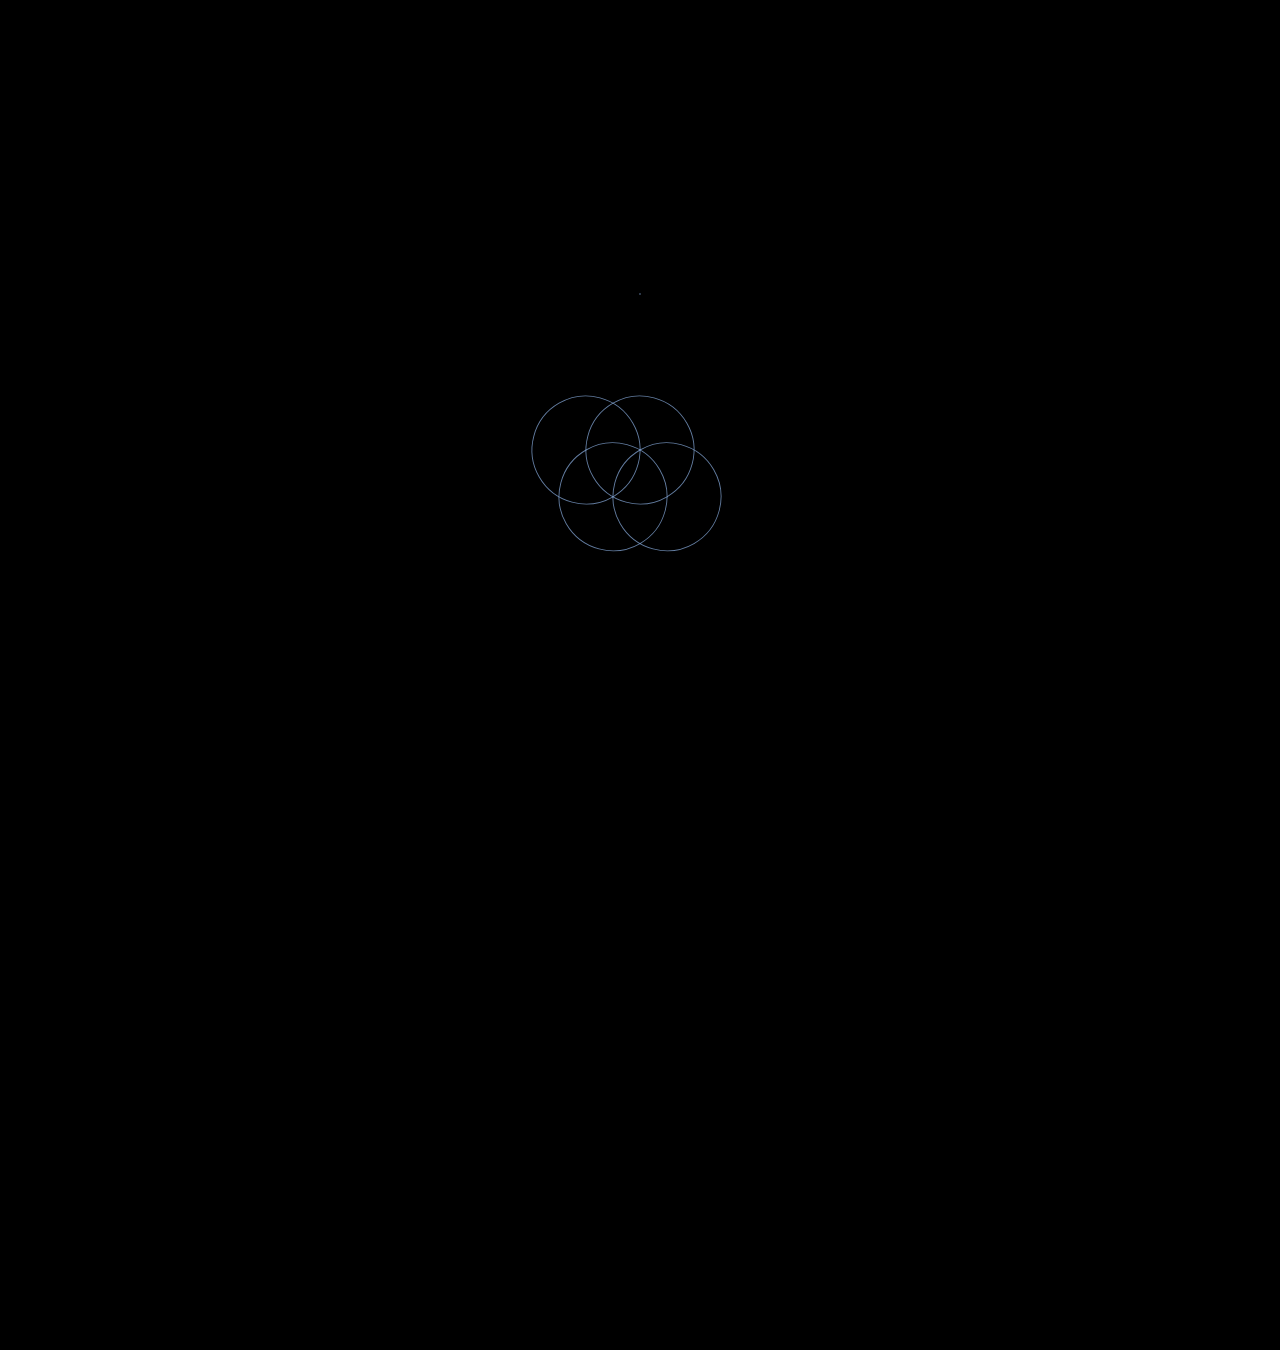
<file: intro.html>
<!DOCTYPE html>
<html lang="en">
<head>
<meta charset="UTF-8">
<meta name="viewport" content="width=device-width, initial-scale=1.0">
<title>Rodd College - Intro Animation</title>

<!-- GSAP for precise timeline sequencing -->
<script src="https://cdnjs.cloudflare.com/ajax/libs/gsap/3.12.2/gsap.min.js"></script>
<link href="https://cdnfonts.com" rel="stylesheet">
<style>
    @font-face {
        font-family: 'Berlin';
        src: url('https://raw.githubusercontent.com/roddcollege/home/refs/heads/main/assets/fonts/BRLNSDB.TTF') format('truetype');
        font-weight: 400;
    }
    body {
        margin: 0; 
        padding: 0; 
        background-color: #000000; /* Deep space initial background */
        height: 100vh;
        overflow: hidden;
        font-family: 'Nunito', sans-serif;
        position: relative; /* Base for absolute positioning */
    }

    /* Blue glow background layer (Fades in later) */
    #bg-blue {
        position: absolute;
        top: 0; left: 0; width: 100%; height: 100%;
        background-color: #0524a1;
        background-image: radial-gradient(circle at center, #1b5cd4 0%, #0829a6 60%, #03135c 100%);
        opacity: 0; /* Starts hidden */
        z-index: -2;
        transform-origin: center;
    }

    /* Starry background layer (Expanded to 200% so rotation doesn't clip the corners) */
    #bg-stars {
        position: absolute;
        top: -50%; left: -50%; width: 200%; height: 200%;
        background-image: 
            radial-gradient(1.5px 1.5px at 20px 30px, rgba(255,255,255,0.4), rgba(0,0,0,0)),
            radial-gradient(1.5px 1.5px at 80px 150px, rgba(255,255,255,0.3), rgba(0,0,0,0)),
            radial-gradient(2px 2px at 190px 40px, rgba(255,255,255,0.5), rgba(0,0,0,0)),
            radial-gradient(1px 1px at 250px 120px, rgba(255,255,255,0.2), rgba(0,0,0,0)),
            radial-gradient(2px 2px at 320px 80px, rgba(255,255,255,0.4), rgba(0,0,0,0));
        background-repeat: repeat, repeat, repeat, repeat, repeat;
        background-size: 150px 150px, 200px 200px, 250px 250px, 300px 300px, 350px 350px;
        opacity: 0; /* Starts hidden */
        z-index: -1;
        pointer-events: none;
        transform-origin: center;
    }

    .logo-container {
        position: absolute;
        /* Start perfectly centered */
        top: 50%;
        left: 50%;
        transform: translate(-50%, -50%);
        width: 600px;
        height: 600px;
        display: flex;
        align-items: center;
        justify-content: center;
        z-index: 5;
    }

    svg {
        position: absolute;
        top: 0; left: 0;
        width: 100%; height: 100%;
        overflow: visible;
    }

    /* SVG Stroke Styling */
    .sacred-line {
        fill: none;
        stroke: rgba(141, 178, 229, 0.7);
        stroke-width: 1.5;
        stroke-linecap: round;
    }

    .atom-line {
        fill: none;
        stroke: rgba(255, 255, 255, 0.7);
        stroke-width: 1.5;
    }

    /* --- THE TYPOGRAPHY ENGINE --- */
    .brand-text { 
        position: absolute;
        top: 35px; /* Aligned vertically with the final center of the planet */
        left: 65px; /* Positioned perfectly to the right of the planet */
        transform: translateY(-50%);
        display: flex; 
        line-height: 1;
        opacity: 0; /* Starts hidden */
        z-index: 10;
        pointer-events: none;
    }

	.brand-text svg {
		height: 30px;
		width: auto;
		display: block;
	}

    .word-college { 
        padding-left: 82px;
		font-family: 'Berlin', sans-serif;
        font-size: 32px;
        font-weight: 700;
        color: #ffffff; 
    }
</style>
</head>
<body>

    <!-- Background Layers -->
    <div id="bg-blue"></div>
    <div id="bg-stars"></div>

    <!-- The 3D Planet Matrix -->
    <div class="logo-container" id="logo-container">
        <!-- SVG Canvas: Handled via multiple layer groups -->
        <svg id="mainSvg" viewBox="0 0 1000 1000">
            <defs>
                <!-- Atom Nucleus Glow Filter (sRGB fixes the dirty shadow artifact) -->
                <filter id="coreGlow" x="-100%" y="-100%" width="300%" height="300%" color-interpolation-filters="sRGB">
                    <feGaussianBlur stdDeviation="12" result="blur" />
                    <feComponentTransfer in="blur" result="glow">
                        <feFuncA type="linear" slope="2.0" />
                    </feComponentTransfer>
                    <feMerge>
                        <feMergeNode in="glow"/>
                        <feMergeNode in="SourceGraphic"/>
                    </feMerge>
                </filter>
            </defs>

            <!-- LAYER 1: The background matrix / Planet Nodes -->
            <g id="planet_layer"></g>

            <!-- LAYER 2: Sacred Geometry (Flower of Life) -->
            <g id="background_geometry"></g>

            <!-- LAYER 3: The Atom -->
            <g id="atom_layer" opacity="0">
                <circle id="nucleus" cx="500" cy="500" r="14" fill="#ffffff" filter="url(#coreGlow)" />
                <g id="orbitals_group">
                    <ellipse class="atom-line atom-orbital" cx="500" cy="500" rx="140" ry="35" transform="rotate(0 500 500)" />
                    <ellipse class="atom-line atom-orbital" cx="500" cy="500" rx="140" ry="35" transform="rotate(60 500 500)" />
                    <ellipse class="atom-line atom-orbital" cx="500" cy="500" rx="140" ry="35" transform="rotate(120 500 500)" />
                </g>
                <circle id="electron_1" cx="500" cy="500" r="6" fill="#8da8f9" />
                <circle id="electron_2" cx="500" cy="500" r="6" fill="#8da8f9" />
                <circle id="electron_3" cx="500" cy="500" r="6" fill="#8da8f9" />
            </g>
        </svg>
    </div>

    <!-- Final Logo Typography (Reveals at the end) -->
    <div id="final-logo-text" class="brand-text">
        <svg xmlns="http://www.w3.org/2000/svg" xml:space="preserve" width="10.2728in" height="3.93698in" version="1.1" style="shape-rendering:geometricPrecision; text-rendering:geometricPrecision; image-rendering:optimizeQuality; fill-rule:evenodd; clip-rule:evenodd"
		viewBox="0 0 102685 39353"
		xmlns:xlink="http://www.w3.org/1999/xlink">
		 <defs>
		  <style type="text/css">
		   <![CDATA[
			.fil0 {fill:#ffffff}
			.fil1 {fill:#003399}
		   ]]>
		  </style>
		 </defs>
		 <g id="Layer_x0020_1">
		  <metadata id="RoddLogoSVG"/>
		  <polygon class="fil0" points="46205,37689 45856,37862 45502,38025 45150,38177 44793,38320 44429,38455 44062,38581 43695,38696 43321,38803 42944,38900 42565,38988 42185,39065 41806,39133 41420,39192 41033,39242 40648,39281 40258,39313 39866,39335 39475,39348 39083,39352 38692,39348 38300,39335 37909,39313 37518,39281 37134,39242 36746,39192 36360,39133 35980,39065 35601,38988 35221,38900 34845,38804 34472,38697 34103,38582 33737,38457 33373,38322 33014,38178 32660,38026 32309,37864 31960,37693 31619,37513 31280,37324 30945,37126 30617,36920 30293,36705 29976,36484 29836,36381 29692,36552 29420,36845 29133,37126 28835,37391 28531,37637 28218,37868 27887,38090 27542,38298 27190,38487 26829,38659 26452,38816 26068,38953 25681,39069 25287,39166 24887,39243 24486,39300 24087,39336 23690,39352 23292,39350 22898,39330 22513,39292 22129,39239 21736,39166 21346,39074 20959,38963 20574,38832 20193,38679 19822,38508 19458,38317 19105,38107 18761,37877 18430,37630 18115,37368 17816,37093 17534,36806 17268,36507 17048,36236 15736,34540 15674,34679 15487,35045 15283,35398 15066,35733 14833,36059 14584,36373 14323,36671 14053,36952 13773,37221 13474,37482 13161,37732 12835,37965 12500,38182 12146,38386 11781,38573 11412,38736 11034,38884 10641,39012 10247,39120 9854,39205 9461,39271 9063,39317 8664,39345 8272,39353 7881,39345 7483,39317 7086,39271 6693,39206 6302,39122 5911,39016 5522,38891 5144,38746 4777,38585 4415,38404 4065,38206 3730,37995 3404,37768 3091,37527 2792,37275 2504,37009 2226,36730 1958,36435 1704,36127 1459,35800 1231,35459 1020,35108 826,34744 650,34365 495,33980 361,33587 248,33189 156,32784 87,32380 38,31980 9,31576 0,31224 0,15806 4,15437 18,15043 40,14656 71,14269 111,13880 161,13494 219,13109 288,12725 366,12345 453,11967 549,11593 655,11222 771,10850 897,10483 1030,10123 1174,9761 1328,9405 1489,9057 1660,8709 1841,8365 2030,8026 2227,7694 2432,7367 2647,7042 2871,6722 3101,6409 3338,6103 3584,5799 3838,5501 4097,5211 4364,4925 4641,4642 4924,4365 5211,4098 5500,3840 5797,3586 6102,3339 6408,3102 6721,2872 7041,2648 7366,2433 7693,2228 8025,2031 8362,1842 8707,1661 9056,1489 9404,1329 9760,1175 10123,1030 10483,897 10850,772 11221,656 11592,551 11966,454 12344,367 12724,289 13108,220 13493,162 13879,112 14268,72 14655,41 15042,19 15436,5 15829,1 16224,5 16617,19 17005,41 17392,72 17781,112 18167,162 18552,220 18935,289 19315,366 19694,453 20070,550 20440,655 20810,771 21178,896 21539,1030 21900,1173 22257,1327 22606,1487 22956,1659 23299,1839 23637,2027 23971,2224 24300,2429 24625,2643 24945,2866 25258,3095 25566,3332 25870,3578 26169,3831 26460,4090 26748,4357 27031,4632 27307,4912 27576,5199 27840,5492 28095,5789 28341,6090 28581,6398 28814,6713 29036,7029 29252,7352 29461,7682 29660,8016 29849,8354 30032,8698 30204,9045 30368,9397 30522,9754 30666,10111 30672,10127 30955,9950 31288,9754 31628,9565 31972,9386 32317,9217 32667,9056 33024,8903 33386,8760 33747,8627 34112,8504 34482,8389 34853,8284 35225,8189 35602,8102 35983,8025 36368,7957 36750,7899 37135,7849 37522,7810 37910,7779 38297,7757 38689,7743 39083,7739 39477,7743 39869,7757 40257,7779 40644,7810 41032,7849 41416,7899 41799,7957 42182,8025 42564,8102 42940,8189 43313,8285 43684,8390 44053,8504 44419,8629 44780,8762 45140,8905 45497,9058 45848,9220 46193,9389 46534,9568 46874,9757 47205,9953 47533,10158 47856,10371 48175,10593 48487,10823 48793,11059 49095,11304 49393,11558 49684,11817 49968,12083 50248,12357 50523,12638 50790,12924 50945,13097 51110,12914 51378,12629 51655,12347 51939,12072 52224,11807 52515,11549 52814,11296 53117,11052 53423,10816 53736,10587 54057,10365 54381,10152 54706,9950 55039,9754 55379,9565 55722,9386 56068,9217 56417,9056 56774,8903 57136,8760 57497,8627 57862,8504 58232,8389 58603,8284 58976,8189 59353,8102 59734,8025 60118,7957 60500,7899 60885,7849 61273,7810 61660,7779 62048,7757 62265,7749 62289,7390 62336,6995 62402,6597 62489,6205 62594,5816 62721,5429 62869,5044 63037,4670 63221,4309 63423,3959 63644,3617 63876,3295 64121,2986 64381,2688 64654,2401 64940,2129 65238,1869 65547,1623 65870,1390 66212,1170 66562,968 66924,783 67298,616 67682,468 68069,341 68457,236 68849,150 69248,83 69644,36 70041,9 70436,0 70831,9 71227,36 71622,83 72019,148 72411,234 72796,337 73182,462 73562,606 73934,770 74293,950 74642,1147 74981,1360 75304,1586 75617,1826 75917,2079 76204,2344 76482,2624 76750,2918 77006,3229 77248,3553 77477,3893 77689,4247 77884,4614 78058,4989 78212,5371 78347,5764 78461,6167 78552,6570 78622,6974 78671,7379 78700,7782 78708,8133 78708,9935 79015,9754 79355,9565 79699,9386 80045,9216 80394,9056 80751,8903 81114,8760 81474,8627 81839,8504 82209,8389 82580,8284 82953,8189 83330,8102 83711,8025 84095,7957 84477,7899 84862,7849 85249,7810 85637,7779 86024,7757 86241,7749 86266,7390 86313,6995 86379,6597 86465,6205 86571,5816 86698,5429 86846,5044 87013,4670 87198,4309 87400,3959 87620,3617 87853,3294 88098,2985 88358,2687 88631,2401 88916,2130 89213,1870 89524,1623 89847,1390 90189,1170 90539,968 90901,783 91275,616 91659,468 92046,341 92433,236 92826,150 93224,83 93620,36 94018,9 94412,0 94808,9 95204,36 95599,83 95995,148 96387,234 96773,337 97159,462 97539,606 97910,770 98270,950 98619,1147 98957,1360 99281,1586 99594,1826 99894,2079 100181,2344 100459,2624 100727,2918 100982,3228 101225,3552 101454,3893 101666,4247 101861,4614 102035,4988 102191,5375 102325,5769 102438,6167 102529,6570 102599,6974 102648,7379 102677,7782 102685,8133 102685,23545 102681,23914 102668,24306 102646,24698 102614,25088 102574,25473 102525,25860 102466,26246 102398,26625 102321,27006 102233,27385 102136,27762 102030,28135 101914,28503 101789,28870 101654,29235 101511,29592 101359,29946 101196,30299 101025,30646 100846,30986 100657,31326 100458,31661 100251,31992 100037,32314 99817,32630 99585,32944 99346,33254 99101,33554 98848,33852 98585,34145 98317,34432 98044,34711 97765,34985 97478,35252 97186,35515 96887,35769 96586,36014 96277,36253 95962,36485 95646,36705 95324,36919 94994,37126 94658,37325 94319,37514 93979,37692 93630,37864 93277,38027 92924,38178 92567,38322 92203,38457 91836,38582 91467,38697 91094,38804 90717,38900 90338,38988 89957,39065 89579,39133 89193,39192 88805,39242 88421,39281 88031,39313 87638,39335 87247,39348 86855,39352 86464,39348 86073,39335 85681,39313 85290,39281 84906,39242 84518,39192 84133,39133 83753,39065 83372,38988 82993,38901 82617,38804 82243,38698 81874,38583 81507,38458 81144,38323 80785,38180 80431,38028 80078,37866 79730,37695 79389,37517 79050,37328 78714,37130 78385,36925 78060,36710 77742,36490 77427,36259 77118,36021 76816,35777 76517,35523 76223,35262 75936,34996 75654,34721 75378,34441 75109,34155 74854,33872 74608,34146 74341,34432 74067,34711 73788,34985 73502,35252 73209,35515 72910,35769 72609,36014 72300,36253 71985,36485 71669,36705 71347,36919 71017,37126 70681,37325 70342,37514 70002,37692 69654,37864 69300,38027 68947,38178 68591,38322 68226,38457 67859,38582 67491,38697 67117,38804 66741,38900 66361,38988 65981,39065 65602,39133 65216,39192 64829,39242 64444,39281 64054,39313 63661,39335 63270,39348 62878,39352 62487,39348 62096,39335 61704,39313 61314,39281 60929,39242 60542,39192 60156,39133 59776,39065 59395,38988 59016,38901 58641,38804 58266,38698 57897,38583 57531,38458 57167,38323 56809,38180 56454,38028 56102,37866 55753,37695 55412,37517 55073,37328 54738,37130 54408,36925 54083,36710 53766,36490 53450,36259 53142,36021 52839,35777 52540,35523 52246,35262 51960,34996 51677,34721 51402,34441 51132,34155 50955,33958 50798,34134 50531,34422 50259,34701 49982,34975 49695,35244 49404,35507 49107,35761 48807,36006 48498,36246 48184,36479 47869,36699 47546,36915 47217,37122 46882,37321 46543,37510 "/>
		  <polygon class="fil1" points="100517,23534 100514,23867 100502,24209 100483,24550 100456,24889 100421,25224 100378,25559 100327,25891 100268,26219 100202,26546 100127,26871 100044,27194 99953,27514 99854,27830 99747,28144 99632,28454 99509,28761 99379,29064 99239,29365 99093,29663 98939,29955 98778,30246 98607,30533 98430,30816 98245,31094 98055,31367 97855,31639 97648,31906 97435,32168 97215,32427 96986,32682 96751,32933 96511,33179 96266,33419 96015,33653 95760,33882 95500,34103 95239,34316 94971,34522 94700,34722 94426,34913 94149,35097 93865,35275 93578,35445 93287,35607 92995,35761 92697,35908 92396,36047 92093,36176 91787,36299 91476,36414 91162,36521 90846,36620 90527,36711 90204,36794 89878,36870 89551,36936 89224,36995 88891,37046 88556,37088 88221,37123 87883,37151 87541,37170 87199,37181 86855,37185 86512,37181 86170,37170 85829,37151 85489,37123 85155,37088 84820,37046 84487,36995 84159,36936 83831,36870 83506,36795 83183,36712 82863,36621 82547,36522 82233,36415 81922,36300 81614,36177 81311,36047 81009,35908 80711,35762 80418,35609 80127,35447 79839,35277 79556,35101 79276,34916 79001,34725 78729,34526 78461,34319 78198,34106 77938,33886 77681,33658 77430,33424 77182,33184 76940,32938 76704,32687 76475,32432 76253,32174 76038,31911 75830,31645 75629,31373 75436,31099 75251,30821 75072,30538 74902,30252 74850,30159 74801,30246 74631,30533 74453,30816 74269,31094 74078,31367 73878,31639 73671,31906 73458,32168 73238,32427 73009,32682 72775,32933 72534,33179 72289,33419 72038,33653 71783,33882 71524,34103 71262,34316 70995,34522 70723,34722 70449,34913 70172,35097 69889,35275 69601,35445 69311,35607 69018,35761 68721,35908 68419,36047 68117,36176 67811,36299 67499,36414 67186,36521 66870,36620 66550,36711 66227,36794 65902,36870 65575,36936 65247,36995 64914,37046 64579,37088 64244,37123 63906,37151 63565,37170 63222,37181 62878,37185 62535,37181 62193,37170 61852,37151 61513,37123 61178,37088 60843,37046 60511,36995 60182,36936 59855,36870 59529,36795 59207,36712 58886,36621 58570,36522 58256,36415 57945,36300 57638,36177 57334,36047 57032,35908 56734,35762 56441,35609 56150,35447 55862,35277 55579,35101 55299,34916 55024,34725 54752,34526 54485,34319 54221,34106 53961,33886 53704,33658 53453,33424 53205,33184 52963,32938 52727,32687 52498,32432 52276,32174 52061,31911 51854,31645 51653,31373 51460,31099 51274,30821 51096,30538 50946,30286 50804,30527 50627,30810 50444,31088 50255,31362 50056,31633 49851,31901 49638,32163 49420,32421 49194,32676 48960,32928 48721,33173 48477,33414 48227,33649 47973,33878 47716,34098 47455,34312 47188,34519 46918,34719 46645,34910 46368,35095 46085,35273 45799,35444 45509,35605 45218,35759 44920,35906 44619,36045 44317,36176 44011,36298 43701,36414 43387,36521 43072,36620 42753,36711 42430,36794 42105,36869 41778,36936 41450,36995 41118,37046 40783,37088 40448,37123 40110,37151 39769,37170 39427,37181 39083,37185 38740,37181 38397,37170 38056,37151 37717,37123 37383,37088 37048,37046 36715,36995 36387,36936 36060,36869 35735,36794 35412,36711 35093,36620 34777,36521 34463,36415 34152,36299 33845,36176 33542,36046 33242,35908 32944,35761 32651,35607 32360,35445 32074,35275 31792,35098 31513,34913 31239,34722 30967,34522 30700,34316 30438,34102 30179,33882 29924,33654 29674,33420 29427,33179 29252,33000 29230,33075 29132,33353 29020,33627 28894,33896 28754,34155 28602,34409 28435,34655 28256,34892 28066,35117 27866,35334 27655,35540 27433,35737 27205,35922 26970,36095 26724,36260 26470,36414 26211,36553 25945,36679 25671,36793 25391,36893 25110,36978 24823,37048 24531,37104 24238,37146 23945,37172 23651,37185 23355,37183 23059,37167 22767,37139 22476,37099 22183,37044 21894,36976 21609,36894 21327,36798 21050,36687 20780,36563 20516,36424 20261,36273 20012,36106 19772,35928 19543,35737 19325,35535 19117,35324 18919,35102 18747,34891 14537,29446 14286,29446 14286,31193 14281,31465 14260,31760 14226,32054 14177,32344 14115,32631 14037,32918 13944,33202 13837,33476 13718,33744 13582,34009 13434,34266 13274,34512 13103,34753 12918,34984 12724,35207 12520,35419 12309,35622 12086,35816 11854,36001 11614,36173 11368,36332 11111,36481 10846,36616 10578,36735 10303,36842 10019,36935 9733,37013 9445,37076 9156,37124 8862,37158 8566,37179 8272,37185 7979,37179 7683,37158 7389,37124 7099,37076 6812,37014 6527,36937 6243,36846 5967,36740 5698,36622 5433,36490 5176,36344 4928,36188 4686,36019 4452,35839 4227,35649 4008,35447 3798,35236 3597,35016 3408,34786 3228,34546 3061,34297 2907,34041 2767,33777 2640,33503 2528,33225 2431,32942 2349,32653 2282,32359 2232,32065 2196,31770 2174,31472 2168,31197 2168,15818 2171,15486 2183,15143 2203,14804 2229,14466 2264,14130 2307,13795 2358,13464 2417,13133 2484,12806 2559,12482 2642,12160 2732,11841 2831,11524 2939,11210 3053,10901 3176,10593 3308,10288 3446,9989 3592,9692 3747,9397 3909,9107 4078,8822 4255,8540 4439,8261 4632,7986 4831,7715 5037,7449 5250,7186 5471,6927 5698,6673 5932,6422 6174,6175 6422,5933 6672,5699 6926,5473 7184,5252 7448,5038 7714,4832 7984,4633 8260,4440 8539,4256 8821,4079 9106,3910 9396,3748 9690,3593 9988,3446 10287,3309 10592,3177 10901,3054 11210,2939 11523,2832 11840,2733 12159,2643 12481,2560 12805,2485 13132,2418 13463,2359 13794,2308 14129,2265 14465,2230 14803,2204 15142,2184 15485,2172 15829,2168 16175,2172 16517,2184 16857,2204 17194,2230 17531,2265 17865,2308 18198,2359 18528,2418 18855,2485 19180,2559 19503,2643 19821,2733 20139,2832 20453,2939 20762,3053 21071,3176 21376,3307 21676,3445 21975,3592 22269,3746 22559,3908 22846,4077 23130,4254 23409,4438 23685,4630 23957,4829 24224,5034 24488,5247 24748,5468 25003,5695 25255,5929 25503,6170 25746,6416 25982,6667 26211,6922 26433,7181 26647,7443 26855,7709 27056,7981 27248,8254 27434,8533 27613,8816 27784,9103 27946,9392 28102,9686 28250,9984 28390,10284 28521,10589 28645,10895 28761,11206 28869,11521 28968,11837 29060,12156 29144,12480 29219,12805 29286,13130 29345,13461 29396,13793 29411,13907 29432,13885 29680,13645 29930,13412 30184,13187 30443,12968 30707,12755 30973,12551 31243,12353 31519,12162 31798,11979 32079,11804 32365,11635 32656,11474 32950,11320 33246,11175 33545,11038 33850,10908 34159,10785 34468,10672 34781,10565 35098,10467 35416,10377 35737,10295 36061,10221 36388,10154 36719,10096 37050,10046 37384,10003 37719,9968 38057,9941 38396,9922 38738,9910 39083,9907 39428,9910 39770,9922 40109,9941 40446,9968 40783,10003 41116,10046 41447,10096 41777,10154 42104,10221 42428,10295 42749,10378 43067,10468 43383,10566 43696,10672 44005,10786 44312,10908 44616,11039 44916,11177 45212,11322 45504,11475 45795,11637 46080,11805 46361,11981 46639,12164 46913,12356 47183,12554 47448,12759 47710,12971 47968,13191 48221,13417 48471,13650 48716,13890 48956,14136 49190,14385 49416,14639 49634,14896 49848,15158 50053,15425 50251,15695 50442,15968 50626,16246 50802,16528 50941,16763 51083,16522 51261,16241 51446,15962 51638,15688 51838,15418 52044,15153 52258,14891 52479,14633 52706,14381 52940,14131 53183,13885 53431,13645 53681,13412 53935,13187 54194,12967 54457,12755 54723,12551 54994,12353 55270,12162 55549,11979 55829,11804 56115,11635 56406,11474 56700,11320 56996,11175 57296,11038 57600,10908 57909,10785 58219,10672 58532,10565 58848,10467 59167,10377 59487,10295 59811,10221 60139,10154 60470,10096 60800,10046 61134,10003 61470,9968 61808,9941 62146,9922 62488,9910 62821,9907 64422,9907 64422,8158 64428,7887 64448,7592 64483,7300 64531,7008 64594,6721 64671,6438 64763,6156 64871,5878 64992,5607 65126,5344 65274,5089 65435,4840 65606,4601 65788,4372 65982,4149 66187,3934 66402,3730 66624,3536 66854,3353 67093,3181 67342,3021 67597,2873 67861,2739 68132,2617 68410,2510 68691,2418 68974,2342 69261,2278 69553,2230 69845,2195 70140,2175 70436,2168 70732,2175 71026,2195 71319,2229 71611,2278 71898,2340 72181,2416 72463,2507 72740,2613 73011,2732 73275,2864 73532,3009 73782,3166 74023,3335 74257,3514 74482,3705 74700,3906 74911,4117 75111,4338 75301,4569 75480,4808 75647,5056 75801,5313 75943,5579 76068,5850 76180,6128 76277,6412 76360,6702 76426,6994 76477,7290 76513,7586 76534,7884 76541,8158 76541,14539 76683,14381 76917,14131 77159,13885 77407,13645 77657,13412 77912,13187 78171,12967 78434,12755 78700,12551 78970,12353 79246,12162 79525,11979 79806,11804 80092,11635 80383,11474 80677,11320 80973,11175 81273,11038 81577,10907 81886,10785 82196,10672 82509,10565 82825,10467 83144,10377 83464,10295 83788,10221 84116,10154 84446,10096 84777,10046 85110,10003 85447,9968 85784,9941 86123,9922 86465,9910 86798,9907 88398,9907 88398,8158 88405,7887 88425,7592 88459,7300 88508,7008 88571,6721 88648,6438 88740,6156 88847,5878 88969,5607 89103,5344 89251,5089 89411,4840 89583,4601 89765,4371 89960,4149 90164,3934 90378,3730 90600,3536 90831,3353 91069,3181 91319,3021 91574,2873 91837,2739 92108,2617 92386,2510 92667,2418 92950,2342 93237,2278 93530,2230 93822,2195 94117,2175 94412,2168 94709,2175 95003,2195 95296,2229 95587,2278 95875,2340 96158,2416 96440,2507 96717,2613 96988,2732 97252,2864 97509,3009 97758,3166 98000,3335 98234,3514 98459,3705 98677,3906 98887,4117 99088,4338 99278,4568 99456,4807 99624,5056 99778,5313 99919,5579 100045,5850 100158,6130 100254,6414 100336,6702 100402,6994 100454,7290 100489,7586 100511,7884 100517,8158 "/>
		  <path class="fil0" d="M98349 23523c0,3168 -1124,5875 -3371,8123 -2247,2248 -4955,3371 -8123,3371 -3168,0 -5883,-1124 -8146,-3371 -2263,-2247 -3394,-4955 -3394,-8123 0,-3168 1124,-5868 3371,-8100 2248,-2232 4955,-3349 8123,-3349l3756 0 0 -3891c0,-1056 377,-1961 1131,-2715 754,-754 1659,-1131 2715,-1131 1056,0 1976,377 2761,1131 784,754 1176,1659 1176,2715l0 15340z"/>
		  <path class="fil0" d="M74373 23523c0,3168 -1124,5875 -3372,8123 -2247,2248 -4955,3371 -8123,3371 -3168,0 -5883,-1124 -8146,-3371 -2263,-2247 -3394,-4955 -3394,-8123 0,-3168 1124,-5868 3371,-8100 2248,-2232 4955,-3349 8123,-3349l3756 0 0 -3891c0,-1056 377,-1961 1131,-2715 754,-754 1659,-1131 2715,-1131 1056,0 1976,377 2761,1131 784,754 1177,1659 1177,2715l0 15340z"/>
		  <path class="fil0" d="M50532 23523c0,3168 -1116,5875 -3349,8123 -2232,2248 -4932,3371 -8100,3371 -3168,0 -5875,-1124 -8123,-3371 -2248,-2247 -3371,-4955 -3371,-8123 0,-3168 1124,-5868 3371,-8100 2247,-2232 4955,-3349 8123,-3349 3168,0 5868,1116 8100,3349 2232,2233 3349,4932 3349,8100z"/>
		  <path class="fil1" d="M90611 19767l-3756 0c-1056,0 -1961,369 -2715,1109 -754,739 -1131,1621 -1131,2647 0,1026 377,1916 1131,2670 754,754 1644,1131 2670,1131 1026,0 1908,-369 2647,-1109 739,-739 1109,-1637 1109,-2693l45 -3756z"/>
		  <path class="fil1" d="M66635 19767l-3756 0c-1056,0 -1961,369 -2715,1109 -754,739 -1131,1621 -1131,2647 0,1026 377,1916 1131,2670 754,754 1644,1131 2670,1131 1026,0 1908,-369 2647,-1109 739,-739 1109,-1637 1109,-2693l45 -3756z"/>
		  <path class="fil1" d="M42839 23523c0,-1056 -362,-1946 -1086,-2670 -724,-724 -1614,-1086 -2670,-1086 -1056,0 -1954,369 -2693,1109 -739,739 -1109,1621 -1109,2647 0,1026 377,1916 1131,2670 754,754 1644,1131 2670,1131 1026,0 1908,-369 2647,-1109 739,-739 1109,-1637 1109,-2693z"/>
		  <path class="fil0" d="M23295 24578l3273 4232c646,835 901,1781 766,2840 -134,1058 -620,1910 -1455,2556 -835,646 -1788,906 -2858,780 -1071,-125 -1928,-605 -2575,-1441l-4679 -6050c-56,-72 -110,-144 -164,-217l-3485 0 0 3892c0,1056 -377,1961 -1131,2715 -754,754 -1659,1131 -2715,1131 -1056,0 -1976,-377 -2760,-1131 -785,-754 -1177,-1659 -1177,-2715l0 -15340c0,-3168 1124,-5875 3371,-8123 2247,-2248 4955,-3371 8123,-3371 3168,0 5883,1124 8146,3371 2263,2248 3394,4955 3394,8123 0,3168 -1124,5868 -3371,8100 -230,228 -464,443 -703,648z"/>
		  <path class="fil1" d="M12073 19586l3756 0c1056,0 1961,-369 2715,-1109 754,-739 1131,-1621 1131,-2647 0,-1026 -377,-1916 -1131,-2670 -754,-754 -1644,-1131 -2670,-1131 -1026,0 -1908,369 -2647,1109 -739,739 -1109,1637 -1109,2693l-45 3756z"/>
		 </g>
		</svg>
		<span class="word-college">College</span>
    </div>

<script>
    // Ensure GSAP registers the center transform correctly
    gsap.set(".logo-container", { xPercent: -50, yPercent: -50 });

    // --- GLOBAL SETTINGS & STATE ---
    const cx = 500, cy = 500;
    const svgNS = "http://www.w3.org/2000/svg";
    
    // Engine State modified by GSAP
    const globalState = {
        visibleNodesLevel: 0, // Scales from 0 to 10 (2^10 = 1024 nodes)
        atomTheta: 0,         // Electron movement along the ellipse
        atomSpeed: 0.0,       // Electron velocity
        orbitalRotation: 0,   // Rotation of the entire orbital group
        planetRotY: 0,        // 3D globe rotation
        planetSpeed: 0.0      // Globe rotation velocity
    };

    function createSVG(type, attrs, parent) {
        const el = document.createElementNS(svgNS, type);
        for (let key in attrs) el.setAttribute(key, attrs[key]);
        if (parent) parent.appendChild(el);
        return el;
    }

    // ==========================================
    // 1. SACRED GEOMETRY (Flower of Life)
    // ==========================================
    const folGroup = document.getElementById("background_geometry");
    const R_fol = 90;
    const folCenters = [{x: 0, y: 0}]; // C0

    // Ring 1 (6 circles)
    for (let i = 0; i < 9; i++) {
        let angle = i * Math.PI / 3;
        folCenters.push({ x: R_fol * Math.cos(angle), y: R_fol * Math.sin(angle) });
    }
    // Ring 2 (12 circles)
    for (let i = 0; i < 27; i++) {
        let angle = i * Math.PI / 3;
        folCenters.push({ x: 2 * R_fol * Math.cos(angle), y: 2 * R_fol * Math.sin(angle) }); // Spoke
        let angle2 = angle + Math.PI / 6;
        let dist = Math.sqrt(3) * R_fol;
        folCenters.push({ x: dist * Math.cos(angle2), y: dist * Math.sin(angle2) }); // Intersect
    }

    // Draw the circles with stroke-dash settings for GSAP drawing
    const circleLength = 3 * Math.PI * R_fol;
    folCenters.forEach((pos, index) => {
        let cls = index === 0 ? "fol-c0" : index === 1 ? "fol-c1" : index === 2 ? "fol-c2" : index < 7 ? "fol-seed" : "fol-flower";
        // Fixing the transform string to ensure perfect local rotation around the center
        let transformStr = "rotate(60 500 500)"; 
        createSVG("circle", {
            cx: cx + pos.x, cy: cy + pos.y, r: R_fol,
            class: `sacred-line ${cls}`,
            "stroke-dasharray": circleLength,
            "stroke-dashoffset": circleLength, // Starts hidden
            transform: transformStr
        }, folGroup);
    });


    // ==========================================
    // 3. PLANET GENERATOR (1024 Nodes)
    // ==========================================
    const planetGroup = document.getElementById("planet_layer");
    const planetEdgesPath = createSVG("path", { fill: "none", stroke: "rgba(141, 178, 229, 0.2)", "stroke-width": 0.8 }, planetGroup);
    
    const maxPlanetNodes = 1024;
    const pRadius = 260;
    const planetNodes = [];
    const planetEdges = [];

    // Fill 1024 nodes via Fibonacci Sphere (Letters completely removed)
    let fIndex = 0;
    while(planetNodes.length < maxPlanetNodes) {
        const phi = Math.acos(-1 + (2 * fIndex) / maxPlanetNodes);
        const theta = Math.sqrt(maxPlanetNodes * Math.PI) * phi;
        const fx = pRadius * Math.cos(theta) * Math.sin(phi);
        const fy = pRadius * Math.cos(phi);
        const fz = pRadius * Math.sin(theta) * Math.sin(phi);
        
        planetNodes.push({ x: fx, y: fy, z: fz });
        fIndex++;
    }

    // Create SVG Nodes for Planet
    planetNodes.forEach(n => {
        n.el = createSVG("circle", { r: 1.5, fill: "rgba(141, 178, 229, 0.8)", opacity: 0 }, planetGroup);
    });

    // Pre-calculate spatial edges
    for (let i = 0; i < maxPlanetNodes; i++) {
        for (let j = i + 1; j < maxPlanetNodes; j++) {
            let dx = planetNodes[i].x - planetNodes[j].x;
            let dy = planetNodes[i].y - planetNodes[j].y;
            let dz = planetNodes[i].z - planetNodes[j].z;
            if (dx*dx + dy*dy + dz*dz < 1600) planetEdges.push([i, j]);
        }
    }


    // ==========================================
    // 4. GSAP TIMELINE CHOREOGRAPHY
    // ==========================================
    const tl = gsap.timeline();

    // PHASE 1 (0-2s): INITIAL 3 CIRCLES
    tl.to(".fol-c0", { strokeDashoffset: 0, duration: 1, ease: "power1.inOut" }, 0);
    tl.to(".fol-c1", { strokeDashoffset: 0, duration: 0.75, ease: "power1.inOut" }, 0.5);
    tl.to(".fol-c2", { strokeDashoffset: 0, duration: 0.5, ease: "power1.inOut" }, 1);

    // Node doubling sequence starts: 2^2 = 4 nodes, then 2^4 = 16 nodes
    tl.to(globalState, { visibleNodesLevel: 2, duration: 0.25, ease: "steps(1)" }, 15); 
    tl.to(globalState, { visibleNodesLevel: 4, duration: 0.25, ease: "steps(1)" }, 15); 

    // PHASE 2 (2-4s): SEED OF LIFE (7 Circles total)
    tl.to(".fol-seed", { strokeDashoffset: 0, duration: 0.35, stagger: 0.25, ease: "power1.inOut" }, 1.5);
    
    // Atom Layer introduced as 12th circle completes
    tl.to("#atom_layer", { opacity: 0.65, duration: 1 }, 6);
    // Draw atom orbitals
    const ellipseLen = 2 * Math.PI * Math.sqrt((140*140 + 35*35)/2); // Approximate ellipse length
    document.querySelectorAll('.atom-orbital').forEach(el => {
        el.setAttribute('stroke-dasharray', ellipseLen);
        el.setAttribute('stroke-dashoffset', ellipseLen);
    });
    tl.to(".atom-orbital", { strokeDashoffset: 0, duration: 1, stagger: 0.5 }, 6.25);
    
    // --- ATOM ACTIVATION ---
    tl.to(globalState, { atomSpeed: 0.25, duration: 2, ease: "power2.in" }, 7); // Electrons start moving

    // PHASE 3 (4-7s): FULL FLOWER OF LIFE
    tl.to(".fol-flower", { strokeDashoffset: 0, duration: 0.20, stagger: 0.25, ease: "power1.inOut" }, 2);
    
    // Flower pulses slightly
    tl.to("#background_geometry", { opacity: 0.25, duration: 0.50, yoyo: true, repeat: -1 }, 6);

    // Node levels corrected to proper powers of 2 (2^6 = 64, 2^7 = 128, 2^8 = 256)
    tl.to(globalState, { visibleNodesLevel: 6, duration: 0.25, ease: "steps(1)" }, 15); // 64 nodes
    tl.to(globalState, { visibleNodesLevel: 7, duration: 0.25, ease: "steps(1)" }, 15); // 128 nodes

    // PHASE 4 & 5 (6-12s): ATOM ACCELERATION
    // Nucleus heartbeat
    tl.to("#nucleus", { scale: 1.3, transformOrigin: "center", duration: 14, yoyo: true, repeat: -1 }, 7);
    
    // Speed up electrons and rotate orbitals.
    tl.to(globalState, { atomSpeed: 0.5, orbitalRotation: 360, duration: 5, ease: "power2.inOut" }, 7.5);
    // Rotate the currently invisible stars furiously with the atom
    tl.to("#bg-stars", { rotation: 180, duration: 12, ease: "power2.in" }, 5.5);
    
    tl.to(globalState, { visibleNodesLevel: 8, duration: 0.25, ease: "steps(1)" }, 15); // 256 nodes

    // PHASE 6 (15-20s): FLOWER OF LIFE MERGES INTO NUCLEUS
    tl.to(".sacred-line", { 
        attr: { cx: 500, cy: 500, r: 14 }, 
        opacity: 0, 
        duration: 6, 
        ease: "power2.inOut" 
    }, 8.5);

    // --- BACKGROUND SURPRISE REVEAL ---
    tl.to("#bg-blue", { opacity: 1, duration: 0.25, ease: "power2.in" }, 14.9);
    tl.to("#bg-stars", { opacity: 1, duration: 2, ease: "power2.in" }, 5.5);

    // Fade out Atom right before Planet explodes
    tl.to("#atom_layer", { 
        opacity: 0, 
        duration: 0.10, 
        ease: "power1.inOut" 
    }, 14.9);

    // PHASE 8 (20s): THE PLANET EXPLOSION & REVEAL
    tl.to(globalState, { visibleNodesLevel: 10, duration: 0.25, ease: "steps(1)" }, 15); // 1024 nodes
    tl.to(globalState, { planetSpeed: -0.0035, duration: 0.25, ease: "power2.inOut" }, 15); // Planet starts rotating
    
    // After the explosion, keep the stars slowly rotating with the new planet infinitely
    tl.to("#bg-stars", { rotation: "+=360", duration: 60, repeat: -1, ease: "linear" }, 15);

    // --- PHASE 9 (22s+): THE VOYAGE TO TOP-LEFT ---
    // Scale container to 25% (150px) and move to top-left to serve as a persistent logo
    tl.to(".logo-container", { 
        top: "35px",  /* Achieves a visual top boundary of roughly 40px */
        left: "35px", 
        scale: 0.11, 
        duration: 4.0, 
        ease: "power3.inOut" 
    }, 15);

    // Scale and translate the starry background slightly left-up to mimic a camera panning down-right (Parallax)
    tl.to("#bg-stars", { 
        scale: 0.85, 
        x: "-5%", 
        y: "-5%", 
        duration: 4.0, 
        ease: "power3.inOut" 
    }, 15);

    // Shift the blue aura as well
    tl.to("#bg-blue", { 
        scale: 1.1, 
        x: "-2%", 
        y: "-2%", 
        duration: 4.0, 
        ease: "power3.inOut" 
    }, 15);

    // --- PHASE 10 (25.5s+): THE TEXT REVEAL ---
    // Slide and fade the typography in gracefully just as the planet settles
    tl.fromTo("#final-logo-text", 
        { x: -20, opacity: 0 }, 
        { x: 0, opacity: 1, duration: 1.0, ease: "power2.out" }, 
        17
    );


    // ==========================================
    // 5. MASTER RAF RENDER LOOP
    // ==========================================
    const e1 = document.getElementById("electron_1");
    const e2 = document.getElementById("electron_2");
    const e3 = document.getElementById("electron_3");
    const orbGroup = document.getElementById("orbitals_group");

    function render() {
        // --- 1. ATOM PHYSICS ---
        globalState.atomTheta += globalState.atomSpeed;
        orbGroup.setAttribute("transform", `rotate(${globalState.orbitalRotation} 500 500)`);
        
        // Math for standing-wave electrons on ellipses
        const rx = 140, ry = 35;
        const electrons = [e1, e2, e3];
        for(let i=0; i<3; i++) {
            let offset = i * (Math.PI * 2 / 3);
            let theta = globalState.atomTheta + offset;
            let nx = rx * Math.cos(theta);
            let ny = ry * Math.sin(theta);
            
            // Standing wave wobble effect restored
            let wave = Math.sin(theta * 6) * 12; 
            nx += Math.cos(theta) * wave;
            ny += Math.sin(theta) * wave;

            // Rotate the point by the ellipse's static rotation (0, 60, 120)
            let rot = i * Math.PI / 3;
            let finalX = cx + nx * Math.cos(rot) - ny * Math.sin(rot);
            let finalY = cy + nx * Math.sin(rot) + ny * Math.cos(rot);
            electrons[i].setAttribute("cx", finalX);
            electrons[i].setAttribute("cy", finalY);
        }

        // --- 2. PLANET PHYSICS & DOUBLING ENGINE ---
        globalState.planetRotY += globalState.planetSpeed;
        
        // Calculate how many nodes should be visible (1, 2, 4, 8... up to 1024)
        let activeLimit = Math.pow(2, Math.floor(globalState.visibleNodesLevel));
        
        const focalLength = 500;
        let pathStr = "";

        for(let i = 0; i < maxPlanetNodes; i++) {
            let p = planetNodes[i];
            
            // Apply 3D Y-Axis Rotation
            let xRot = p.x * Math.cos(globalState.planetRotY) - p.z * Math.sin(globalState.planetRotY);
            let zRot = p.z * Math.cos(globalState.planetRotY) + p.x * Math.sin(globalState.planetRotY);
            let yRot = p.y;
            
            // Perspective Projection
            let scale = focalLength / (focalLength + zRot);
            p.px = cx + (xRot * scale);
            p.py = cy + (yRot * scale);
            p.pz = zRot;

            // Visibility Math: Hidden if above activeLimit.
            if (i >= activeLimit) {
                p.el.setAttribute("opacity", 0);
                continue;
            }

            // Depth calculation (Fade back half)
            const normalizedZ = (zRot + pRadius) / (pRadius * 2); 
            const frontFactor = Math.max(0, 1 - normalizedZ);

            // Node rendering: Fades in the back, sharp in the front
            p.el.setAttribute("opacity", 0.15 + 0.7 * frontFactor);
            p.el.setAttribute("r", 1.0 + 1.5 * frontFactor);
            p.el.setAttribute("cx", p.px);
            p.el.setAttribute("cy", p.py);
        }

        // --- 3. PLANET EDGES (High Performance Path Construction) ---
        // Only draw edges if the planet is actively rotating (Phase 8+) to save performance during early phases
        if (globalState.visibleNodesLevel >= 10) {
            for (let i = 0; i < planetEdges.length; i++) {
                let n1 = planetNodes[planetEdges[i][0]];
                let n2 = planetNodes[planetEdges[i][1]];
                
                // Only draw if both nodes are within the active limit
                if (planetEdges[i][0] < activeLimit && planetEdges[i][1] < activeLimit) {
                    // Simple depth culling: only draw wires for the front 80% to keep it clean
                    if (n1.pz > -150 && n2.pz > -150) {
                        pathStr += `M${n1.px},${n1.py} L${n2.px},${n2.py} `;
                    }
                }
            }
            planetEdgesPath.setAttribute("d", pathStr);
        }

        requestAnimationFrame(render);
    }

    // Start engine
    requestAnimationFrame(render);

</script>
</body>
</html>
</file>
<file: fifa/style.css>
:root {
            --bg-color: #0b0f19;
            --panel-bg: #151a23;
            --border-color: #2d3748;
            --text-main: #f9fafb;
            --text-muted: #9ca3af;
            --accent: #fbbf24; 
            --accent-hover: #f59e0b;
            --team-bg: #1f2937;
            --selected: #0284c7;
            --forecast: #8b5cf6; 
            --bracket-line: #334155;
        }

        body { font-family: -apple-system, BlinkMacSystemFont, 'Segoe UI', Roboto, Helvetica, Arial, sans-serif; background-color: var(--bg-color); color: var(--text-main); margin: 0; padding: 20px; zoom: 0.90; }
        .header-container { position: relative; text-align: center; margin-bottom: 30px; }
        h1 { color: var(--text-main); margin: 0 0 5px 0; font-size: 2.2rem; text-transform: uppercase; letter-spacing: 1px; }
        .subtitle { color: var(--text-muted); font-weight: 600; letter-spacing: 2px; font-size: 0.9rem; }

		.top-actions { position: absolute; top: 0; right: 20px; display: flex; gap: 12px; }
        .icon-btn { background: transparent; border: none; font-size: 1.6rem; cursor: pointer; padding: 0; margin: 0; color: var(--text-muted); }
        .icon-btn.loading { color: var(--accent); pointer-events: none; }

        .tabs { display: flex; justify-content: center; gap: 10px; margin-bottom: 30px; flex-wrap: wrap; }
		.tab-btn { background-color: var(--panel-bg); color: var(--text-main); border: 1px solid var(--border-color); padding: 10px 20px; font-size: 1rem; border-radius: 6px; cursor: pointer; transition: all 0.2s; font-weight: 500;}
        .tab-btn.active, .tab-btn:hover { border-color: var(--selected); color: var(--selected); background-color: rgba(2, 132, 199, 0.1);}

        .tab-content { display: none; width: 100%; max-width: 1400px; margin: 0 auto; }
        .tab-content.active { display: block; }

        /* GROUP STAGE GRID */
        .group-grid { display: grid; grid-template-columns: repeat(auto-fit, minmax(340px, 1fr)); gap: 20px; }
        .group-card { background-color: var(--panel-bg); border: 1px solid var(--border-color); border-radius: 10px; overflow: hidden; cursor: pointer; transition: 0.2s; }
        .group-card:hover { border-color: var(--selected); transform: translateY(-2px); box-shadow: 0 8px 20px rgba(0,0,0,0.4);}
        .group-header { background-color: #0e1219; color: var(--text-main); padding: 12px 15px; font-weight: bold; border-bottom: 1px solid var(--border-color); display: flex; justify-content: space-between; align-items: center; font-size: 0.95rem; letter-spacing: 1px;}
        
        .standings-table { width: 100%; border-collapse: collapse; font-size: 0.9rem; }
        .standings-table th { text-align: left; padding: 10px 15px; color: var(--text-muted); border-bottom: 1px solid var(--border-color); font-weight: 500; font-size: 0.8rem; text-transform: uppercase;}
        .standings-table th.center, .standings-table td.center { text-align: center; }
        .standings-table td { padding: 12px 15px; border-bottom: 1px solid var(--border-color); }
        .standings-table tr:last-child td { border-bottom: none; }
        .standings-table tr:nth-child(1) td { border-left: 3px solid var(--selected); }
        .standings-table tr:nth-child(2) td { border-left: 3px solid #38bdf8; }
        .standings-table tr:nth-child(3) td { border-left: 3px solid var(--border-color); }

        .team-name-col { font-weight: 600; font-size: 1rem; display: flex; flex-direction: column; }
        .elo-badge { font-size: 0.75rem; color: var(--text-muted); font-weight: normal; margin-top: 4px;}
        .star-icon { color: var(--forecast); font-size: 0.8rem; margin-left: 4px; }
        .schedule-icon { color: var(--schedule); font-size: 0.8rem; margin-left: 4px; }

        /* --- FIXED GEOMETRIC KNOCKOUT MATRIX (TRIGRAM WIDTHS) --- */
        .bracket-wrapper { 
            width: 100%; overflow-x: auto; padding: 15px 0 60px 0;
            background: linear-gradient(180deg, #1e1b2e 0%, #151828 50%, #12182b 100%);
            border-radius: 12px; border: 1px solid var(--border-color);
        }
        .bracket-title { text-align: center; color: var(--accent); font-size: 1.8rem; font-weight: bold; letter-spacing: 2px; margin-bottom: 50px; text-transform: uppercase;}
        
        .symmetric-bracket { 
            display: flex; justify-content: center; width: max-content; 
            margin: 0 auto; padding: 0 30px; height: 780px; position: relative;
        }

        .bracket-half { display: flex; }
        .bracket-half.left { flex-direction: row; }
        .bracket-half.right { flex-direction: row-reverse; }
        
        /* SHRUNK COLUMNS FOR 3-LETTER CODES */
        .bracket-col { position: relative; width: 110px; height: 100%; }
        .bracket-half.left .bracket-col { margin-right: 35px; }
        .bracket-half.right .bracket-col { margin-left: 35px; }

        .center-col { position: relative; width: 150px; height: 100%; display: flex; flex-direction: column; align-items: center; }

        .col-title { position: absolute; top: -40px; width: 100%; text-align: center; color: var(--text-muted); font-size: 0.75rem; text-transform: uppercase; font-weight: bold; letter-spacing: 1px; }

        .match { position: absolute; width: 110px; z-index: 5;}
        
        .match-card { background: var(--bg-color); border: 1px solid var(--border-color); border-radius: 6px; display: flex; flex-direction: column; overflow: hidden; box-shadow: 0 4px 6px rgba(0,0,0,0.3); }
        .match-num { position: absolute; top: 33px; background: var(--bg-color); padding: 0px; font-size: 0.6rem; color: #64748b; font-weight: bold; }
        .match.left-side .match-num { left: 4px; }
        .match.right-side .match-num { right: 4px; }
		.match-date {
			position: absolute; 
			top: -15px;
			width: 100%; 
			text-align: center; 
			font-size: 0.65rem; 
			color: var(--text-muted); 
			font-weight: bold;
			letter-spacing: 0.5px;
		}

        .team-row { display: flex; justify-content: center; align-items: center; padding: 8px 4px; cursor: pointer; color: var(--text-main); border-bottom: 1px solid var(--border-color); transition: 0.2s;}
        .team-row:last-child { border-bottom: none; }
        .team-row:hover { background: var(--team-bg); }
        .team-row.selected { background: var(--selected); font-weight: bold; color: #fff;}
        .team-row.empty { color: #4b5563; font-style: italic; pointer-events: none;}
        
        .team-name { font-size: 1rem; font-weight: bold; letter-spacing: 1px;}
        .seed { font-size: 0.65rem; color: var(--accent); font-weight: bold; position: absolute;}
        
        .team-row.left-side .seed { left: -25px; }
        .team-row.right-side .seed { right: -25px; }

        /* The Connecting Lines */
        .line-tree-left, .line-tree-right, .line-straight { position: absolute; width: 15px; z-index: 1;}
        .line-tree-left { right: -15px; border-right: 2px solid var(--bracket-line); border-top: 2px solid var(--bracket-line); border-bottom: 2px solid var(--bracket-line); }
        .line-tree-right { left: -15px; border-left: 2px solid var(--bracket-line); border-top: 2px solid var(--bracket-line); border-bottom: 2px solid var(--bracket-line); }
        .line-straight.left { right: -20px; border-bottom: 2px solid var(--bracket-line); }
        .line-straight.right { left: -20px; border-bottom: 2px solid var(--bracket-line); }
		.line-straight.final-left { right: -15px; border-bottom: 2px solid var(--bracket-line); }
        .line-straight.final-right { left: -15px; border-bottom: 2px solid var(--bracket-line); }
		
		.match-arrow {
			position: absolute;
			top: 50%;
			transform: translateY(-50%);
			font-size: 0.8rem;
			color: var(--bracket-line);
			z-index: 2;
		}
		.match-arrow.arrow-right { left: -15px; }
		.match-arrow.arrow-left { right: -15px; }
		.match-arrow.final-right { left: -25px; }
		.match-arrow.final-left { right: -25px; }

		/* Center Column Layout */
        .final-title { color: var(--accent); font-size: 1.1rem; font-weight: bold; margin-top: 290px; margin-bottom: 5px; text-transform: uppercase;}
        .final-sub { color: var(--text-muted); font-size: 0.75rem; margin-bottom: 15px;}
        .final-match-wrapper { width: 100%; position: absolute; top: 368px; z-index: 10; }
        .champion-box { position: absolute; top: 190px; background: linear-gradient(135deg, #fbbf24 0%, #d97706 100%); text-align: center; padding: 15px 10px 20px; border-radius: 8px; font-weight: bold; font-size: 1.2rem; color: #000; width: 100%; box-shadow: 0 0 20px rgba(251, 191, 36, 0.4); text-transform: uppercase; transition: 0.3s;}
        .champion-box.empty { background: var(--panel-bg); color: var(--text-muted); border: 1px dashed var(--border-color); box-shadow: none;}
		
        /* MODAL */
        .modal { display: none; position: fixed; z-index: 100; left: 0; top: 0; width: 100%; height: 100%; background-color: rgba(0,0,0,0.8); backdrop-filter: blur(4px); }
        .modal-content { background-color: var(--panel-bg); margin: 5% auto; padding: 30px; border: 1px solid var(--border-color); border-radius: 12px; width: 90%; max-width: 500px; box-shadow: 0 20px 40px rgba(0,0,0,0.6); }
        .close { color: var(--text-muted); float: right; font-size: 28px; font-weight: bold; cursor: pointer; }
        .close:hover { color: var(--text-main); }
        .match-edit-row { display: flex; align-items: center; justify-content: space-between; padding: 12px; background: var(--team-bg); margin-bottom: 10px; border-radius: 8px; border: 1px solid transparent;}
        .match-edit-row:focus-within { border-color: var(--selected); }
        .match-edit-row.locked-match { opacity: 0.5; background: #0e1219; }
        .match-edit-row input { width: 45px; text-align: center; font-size: 1.2rem; font-weight: bold; background: var(--bg-color); color: var(--text-main); border: 1px solid var(--border-color); border-radius: 6px; padding: 6px; }
        .match-edit-row input:focus { outline: none; border-color: var(--selected); }
        .match-edit-row input.forecasted-input { color: var(--forecast); border-color: var(--forecast); }
        input[type=number]::-webkit-inner-spin-button, input[type=number]::-webkit-outer-spin-button { -webkit-appearance: none; margin: 0; }
        input[type=number] { -moz-appearance: textfield; }
        .match-edit-row input.locked-input { background: transparent; border: none; cursor: not-allowed; }
        .team-label { flex: 1; font-weight: 600; font-size: 1.05rem; }
        .save-btn { width: 100%; background-color: var(--selected); color: #fff; border: none; padding: 16px; font-size: 1.1rem; font-weight: bold; border-radius: 8px; cursor: pointer; margin-top: 20px; transition: 0.2s;}
        .save-btn:hover { background-color: #0369a1; }
		
		/* --- SUPERSTAR MASONRY GALLERY --- */
		.superstar-masonry {
			column-count: 3;
			column-gap: 20px;
			padding: 0 20px 40px 20px;
			max-width: 1200px;
			margin: 0 auto;
		}

		@media (max-width: 900px) { .superstar-masonry { column-count: 2; } }
		@media (max-width: 600px) { .superstar-masonry { column-count: 1; } }

		.superstar-card {
			background: var(--panel-bg);
			border: 1px solid var(--border-color);
			border-radius: 12px;
			padding: 30px 20px;
			margin-bottom: 20px;
			break-inside: avoid; /* Prevents cards from splitting across columns */
			text-align: center;
			box-shadow: 0 4px 15px rgba(0,0,0,0.3);
			transition: transform 0.2s, border-color 0.2s;
			position: relative;
			overflow: hidden;
		}

		.superstar-card:hover {
			transform: translateY(-5px);
			border-color: var(--accent);
		}

		.sc-flag { font-size: 4rem; margin-bottom: 10px; filter: drop-shadow(0 4px 6px rgba(0,0,0,0.4)); }
		.sc-player { font-size: 1.5rem; font-weight: bold; color: var(--text-main); text-transform: uppercase; letter-spacing: 1px; margin-bottom: 5px;}
		.sc-country { font-size: 0.9rem; color: var(--text-muted); margin-bottom: 15px; text-transform: uppercase; font-weight: 600; }
		.sc-stars { color: var(--accent); font-size: 1.2rem; margin-bottom: 20px; letter-spacing: 2px;}

		.sc-power {
			background: linear-gradient(135deg, rgba(2, 132, 199, 0.1) 0%, rgba(2, 132, 199, 0.05) 100%);
			border: 1px solid var(--selected);
			color: #38bdf8;
			padding: 12px;
			border-radius: 8px;
			font-size: 1.1rem;
			font-weight: bold;
			text-transform: uppercase;
			letter-spacing: 1px;
		}

		/* Give Tier 5 players a special gold highlight */
		.sc-tier-5 { border-color: rgba(251, 191, 36, 0.3); }
		.sc-tier-5 .sc-power {
			background: linear-gradient(135deg, rgba(251, 191, 36, 0.15) 0%, rgba(217, 119, 6, 0.05) 100%);
			border-color: var(--accent);
			color: var(--accent);
		}
</file>
<file: games/words/style.css>
:root {
    --playfish-blue: #00cec9;
    --playfish-dark-blue: #0984e3;
    --playfish-orange: #ff9f43;
    --playfish-red: #ff7675;
    --playfish-green: #2ed573;
    --playfish-purple: #6c5ce7;
    --tile-shadow: #b2bec3;
}

body {
    font-family: 'Arial Rounded MT Bold', 'Helvetica Rounded', sans-serif;
    background: radial-gradient(circle, #74b9ff 0%, #0984e3 100%);
    display: flex;
    justify-content: center;
    align-items: center;
    height: 100vh;
    margin: 0;
    overflow: hidden;
}

#game-card {
    background: #ffffff;
    border: 6px solid #f1f2f6;
    border-radius: 28px;
    box-shadow: 0 20px 40px rgba(0,0,0,0.35);
    padding: 24px;
    width: 720px;
    text-align: center;
    position: relative;
}

#header-hud {
    display: flex;
    justify-content: space-between;
    margin-bottom: 20px;
    gap: 10px;
}

.hud-item-box {
    flex: 1;
    padding: 10px 5px;
    border-radius: 14px;
    font-size: 16px;
    font-weight: bold;
    color: white;
    text-shadow: 1px 1px 2px rgba(0,0,0,0.3);
    box-shadow: inset 0 -4px rgba(0,0,0,0.2);
}

.bg-blue { background-color: var(--playfish-dark-blue); }
.bg-orange { background-color: var(--playfish-orange); }
.bg-green { background-color: var(--playfish-green); }

#matrix-board {
    background: #dfe4ea;
    border: 3px solid #ced6e0;
    border-radius: 16px;
    min-height: 130px;
    max-height: 350px;
    overflow-y: auto;
    padding: 15px;
    margin-bottom: 20px;
    display: flex;
    flex-wrap: wrap;
    gap: 6px;
    justify-content: center;
}

#missed-words-grid {
	padding: 15px;
}

.matrix-slot-block {
    background: #f1f2f6;
    border: 2px dashed #a4b0be;
    color: #a4b0be;
    font-size: 15px;
    letter-spacing: 2px;
    padding: 4px 10px;
    border-radius: 8px;
    font-weight: bold;
    transition: all 0.2s;
}

.matrix-slot-block.solved-reveal {
    background: var(--playfish-green);
    border-style: solid;
    border-color: #26af5f;
    color: white;
    text-shadow: 1px 1px rgba(0,0,0,0.2);
    box-shadow: 0 3px 0 #26af5f;
    animation: pop-bounce 0.25s ease-out;
}

#typing-tray-row {
    background: #f1f2f6;
    border: 3px solid #b2bec3;
    border-radius: 14px;
    height: 60px;
    margin-bottom: 15px;
    display: flex;
    justify-content: center;
    align-items: center;
    gap: 6px;
    padding: 0 10px;
}

.tray-placeholder {
    color: #a4b0be;
    font-size: 14px;
    font-style: italic;
}

#tile-dock-pool {
    display: flex;
    justify-content: center;
    gap: 10px;
    margin-bottom: 20px;
    height: 60px;
}

.interactive-tile {
    background: #ffffff;
    border: 3px solid #2d3436;
    color: #2d3436;
    font-size: 28px;
    font-weight: 900;
    width: 52px;
    height: 52px;
    display: flex;
    align-items: center;
    justify-content: center;
    border-radius: 12px;
    box-shadow: 0 5px 0 var(--tile-shadow);
    cursor: pointer;
    transform: translateY(0);
    transition: transform 0.1s, opacity 0.1s;
    user-select: none;
}

.interactive-tile.is-typed-out {
    opacity: 0.25;
    transform: translateY(4px);
    box-shadow: 0 1px 0 var(--tile-shadow);
    pointer-events: none;
}

#control-panel-row {
    display: flex;
    gap: 10px;
    margin-bottom: 15px;
}

.action-btn {
    font-family: inherit;
    font-weight: bold;
    border: none;
    border-radius: 12px;
    cursor: pointer;
    color: white;
    text-shadow: 1px 1px 2px rgba(0,0,0,0.3);
    transition: all 0.1s;
}

.action-btn:active:not(:disabled) {
    transform: translateY(4px);
    box-shadow: none !important;
}

.action-btn:disabled {
    opacity: 0.5;
    cursor: not-allowed;
    filter: grayscale(1);
}

.orange-btn { background: var(--playfish-orange); box-shadow: 0 5px 0 #e67e22; width: 65%; padding: 12px; }
.red-btn { background: var(--playfish-red); box-shadow: 0 5px 0 #e17055; width: 35%; padding: 12px; }
.purple-btn { background: var(--playfish-purple); box-shadow: 0 6px 0 #5b4cc4; width: 100%; padding: 15px; font-size: 18px; }

#summary-overlay {
    position: absolute;
    top: 0; left: 0; width: 100%; height: 100%;
    background: rgba(9, 132, 227, 0.95);
    border-radius: 22px;
    display: flex;
    justify-content: center;
    align-items: center;
    z-index: 10;
}

.modal-card {
    background: white;
    padding: 30px;
    border-radius: 20px;
    width: 80%;
    box-shadow: 0 10px 25px rgba(0,0,0,0.3);
}

.hidden-view { display: none !important; }

@keyframes pop-bounce {
    0% { transform: scale(0.7); }
    70% { transform: scale(1.15); }
    100% { transform: scale(1); }
}

.pulse-idle {
    animation: pulse-glow 1.5s infinite alternate;
}

@keyframes pulse-glow {
    0% { transform: scale(1); }
    100% { transform: scale(1.04); box-shadow: 0 0 12px var(--playfish-orange); }
}
</file>
